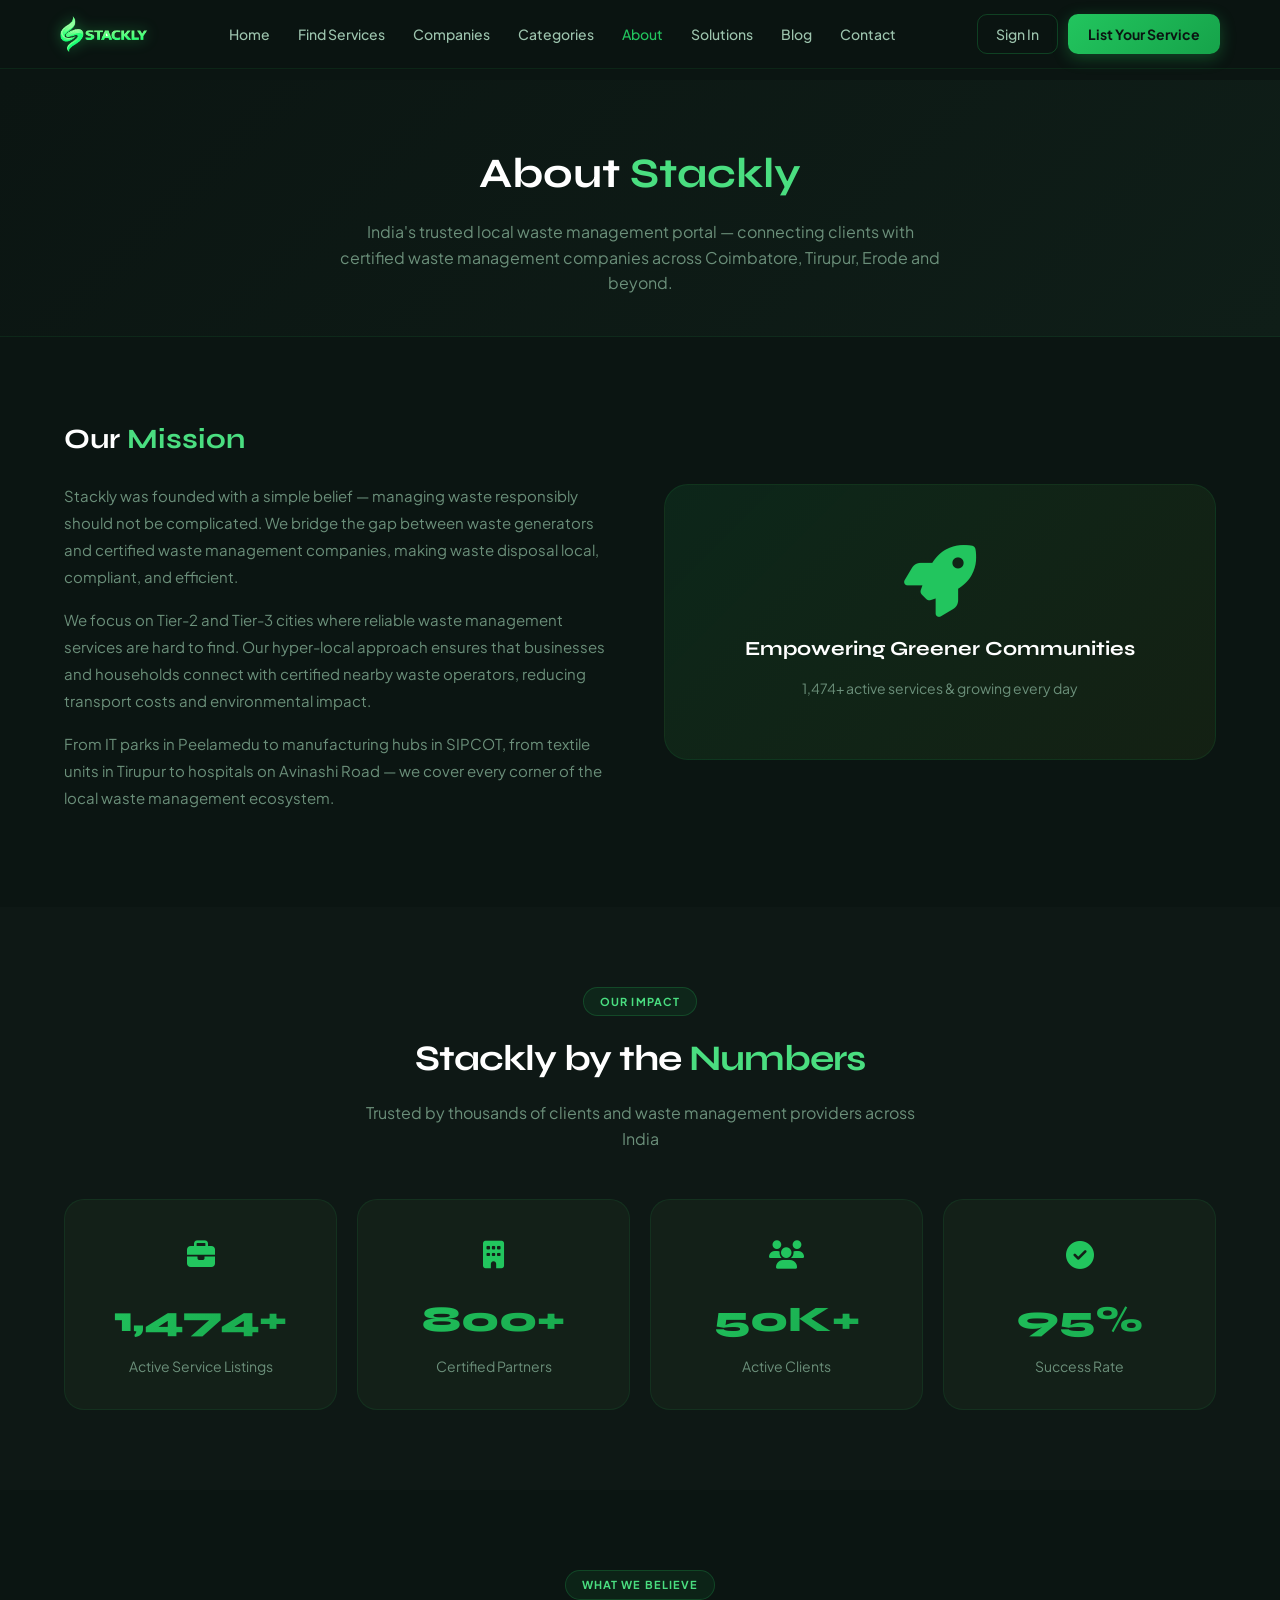
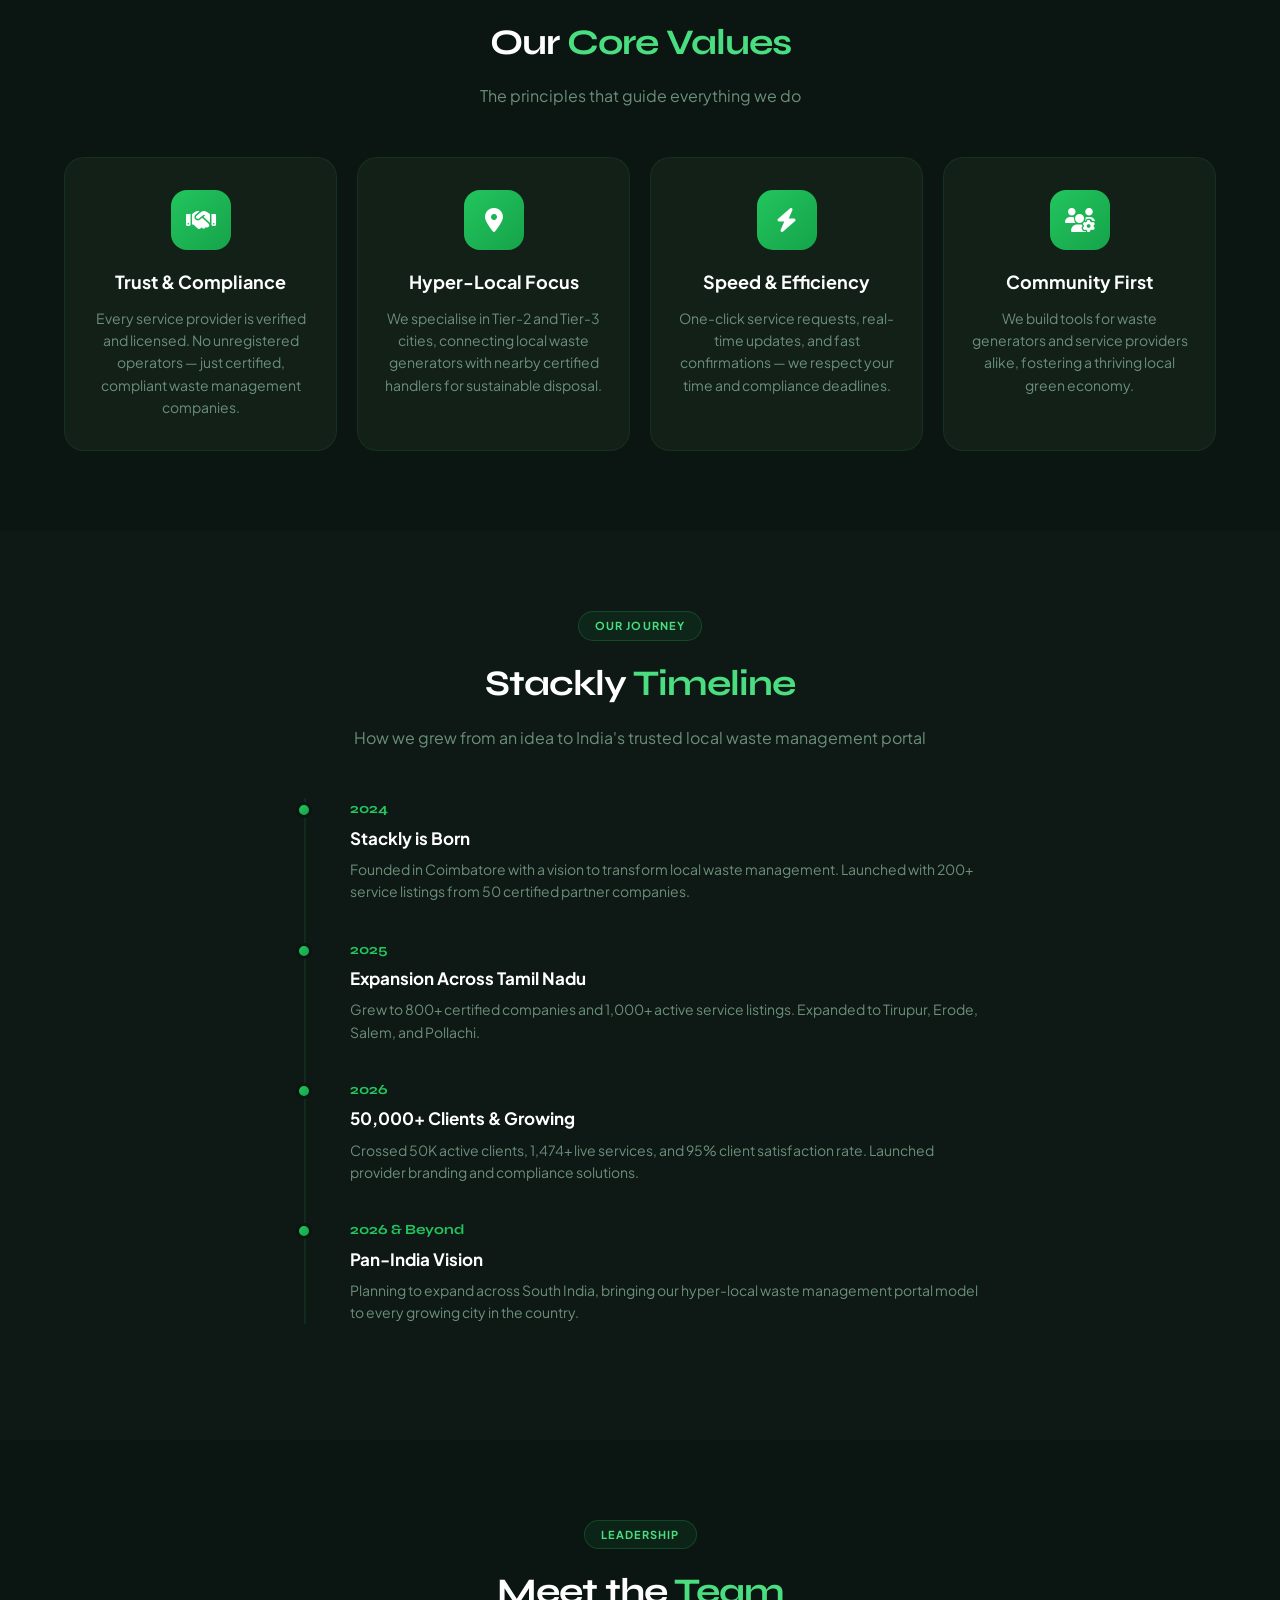
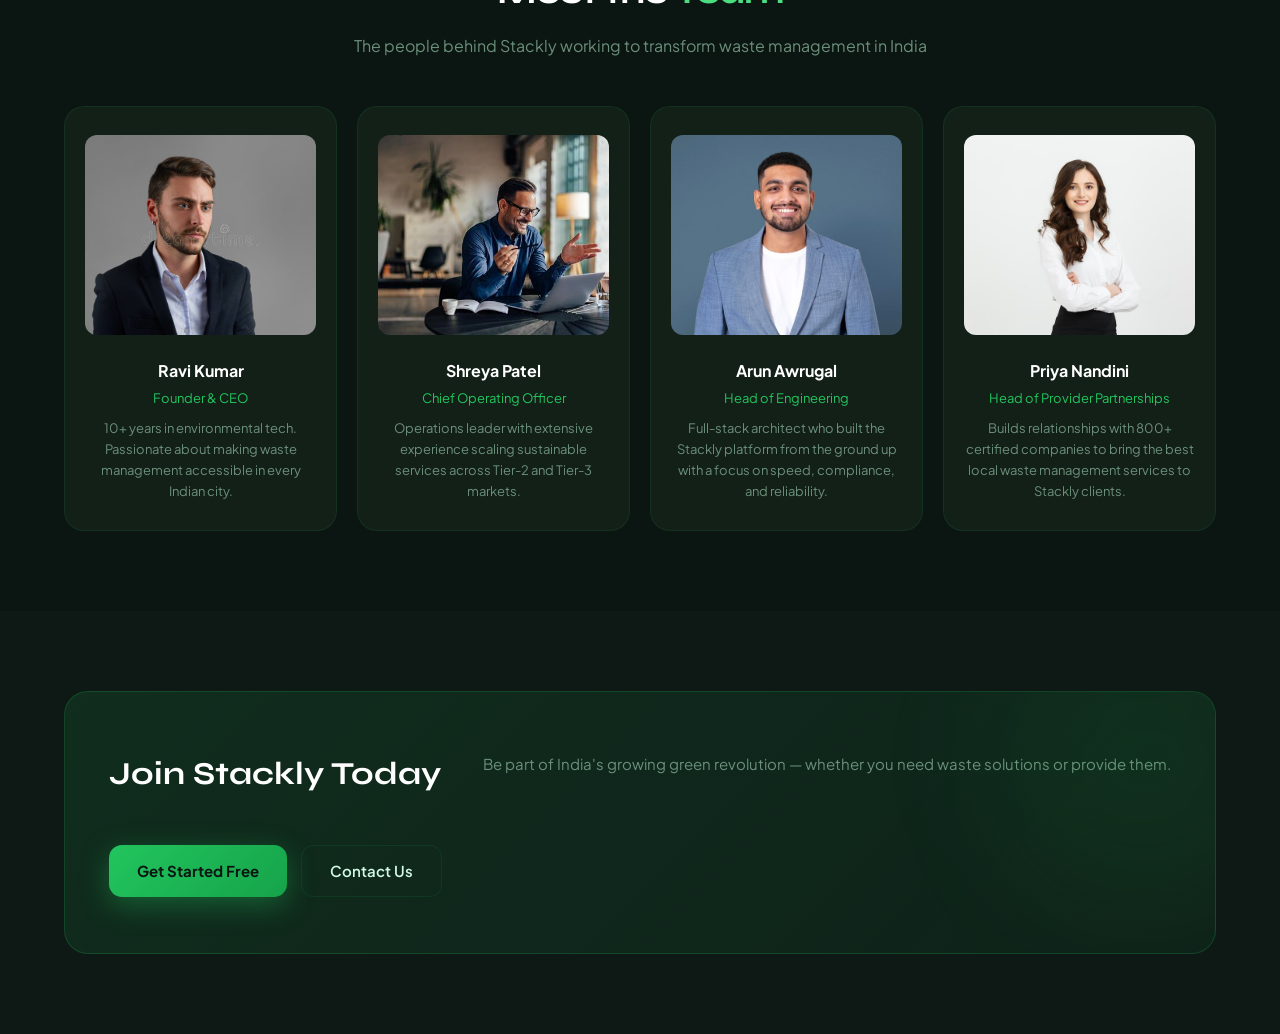
<file: about.html>
<!DOCTYPE html>
<html lang="en">
<head>
  <meta charset="UTF-8" />
  <meta name="viewport" content="width=device-width, initial-scale=1.0" />
  <title>About Stackly | India's Growing Waste Management Portal</title>
  <meta name="description" content="Learn about Stackly — India's trusted local waste management portal connecting clients with certified waste management companies across Coimbatore, Tirupur, Erode and beyond." />
  <link rel="stylesheet" href="assets/css/style.css" />
  <link href="https://fonts.googleapis.com/css2?family=Plus+Jakarta+Sans:wght@300;400;500;600;700;800;900&family=Syne:wght@700;800;900&display=swap" rel="stylesheet" />
  <link rel="stylesheet" href="https://cdnjs.cloudflare.com/ajax/libs/font-awesome/6.5.0/css/all.min.css" />
  <style>
    .page-wrapper { padding-top: 80px; min-height: 100vh; }
    .page-hero { background: linear-gradient(135deg, var(--dark) 0%, var(--dark2) 100%); padding: 60px 0 40px; border-bottom: 1px solid var(--border); text-align: center; }
    .page-hero h1 { font-family: 'Syne', sans-serif; font-size: clamp(28px,5vw,42px); font-weight: 700; color: #fff; margin-bottom: 12px; }
    .page-hero p { color: var(--text-muted); font-size: 16px; max-width: 600px; margin: 0 auto; }

    .section-pad { padding: 80px 0; }
    .section-header { text-align: center; margin-bottom: 48px; }
    .section-header h2 { font-family: 'Syne', sans-serif; font-size: clamp(26px,4vw,36px); font-weight: 700; color: #fff; margin-bottom: 12px; }
    .section-header p { color: var(--text-muted); font-size: 16px; max-width: 580px; margin: 0 auto; }

    .mission-grid { display: grid; grid-template-columns: 1fr 1fr; gap: 48px; align-items: center; }
    @media(max-width:768px){ .mission-grid { grid-template-columns: 1fr; gap: 28px; } }
    .mission-text h3 { font-family: 'Syne', sans-serif; font-size: 28px; font-weight: 700; color: #fff; margin-bottom: 20px; }
    .mission-text p { color: var(--text-muted); font-size: 15px; line-height: 1.8; margin-bottom: 16px; }
    .mission-image { background: var(--gradient-soft); border: 1px solid var(--border); border-radius: 24px; padding: 60px 40px; text-align: center; }
    .mission-image i { font-size: 72px; color: var(--primary); margin-bottom: 16px; }
    .mission-image h4 { font-family: 'Syne', sans-serif; font-size: 20px; color: #fff; }

    .alt-bg { background: rgba(255,255,255,0.01); }

    .stats-grid-big { display: grid; grid-template-columns: repeat(4, 1fr); gap: 20px; }
    @media(max-width:768px){ .stats-grid-big { grid-template-columns: repeat(2, 1fr); } }
    @media(max-width:480px){ .stats-grid-big { grid-template-columns: 1fr; } }
    .stat-big-card { background: var(--card-bg); border: 1px solid var(--border); border-radius: 20px; padding: 32px 20px; text-align: center; transition: all 0.3s; }
    .stat-big-card:hover { border-color: var(--primary); transform: translateY(-4px); }
    .stat-big-num { font-family: 'Syne', sans-serif; font-size: 36px; font-weight: 800; background: var(--gradient); -webkit-background-clip: text; -webkit-text-fill-color: transparent; background-clip: text; }
    .stat-big-label { font-size: 14px; color: var(--text-muted); margin-top: 6px; }
    .stat-big-icon { font-size: 28px; color: var(--primary); margin-bottom: 14px; }

    .values-grid { display: grid; grid-template-columns: repeat(auto-fill, minmax(250px, 1fr)); gap: 20px; }
    .value-card { background: var(--card-bg); border: 1px solid var(--border); border-radius: 20px; padding: 32px 24px; text-align: center; transition: all 0.3s; }
    .value-card:hover { border-color: var(--primary-light); transform: translateY(-4px); }
    .value-icon { width: 60px; height: 60px; border-radius: 16px; background: var(--gradient); margin: 0 auto 18px; display: flex; align-items: center; justify-content: center; font-size: 24px; color: #fff; }
    .value-card h4 { font-size: 18px; font-weight: 700; color: #fff; margin-bottom: 10px; }
    .value-card p { font-size: 14px; color: var(--text-muted); line-height: 1.6; }

    .timeline { position: relative; max-width: 700px; margin: 0 auto; padding-left: 40px; }
    .timeline::before { content: ''; position: absolute; left: 14px; top: 0; bottom: 0; width: 2px; background: var(--border); }
    .tl-item { position: relative; margin-bottom: 36px; padding-left: 20px; }
    .tl-dot { position: absolute; left: -34px; top: 4px; width: 16px; height: 16px; border-radius: 50%; background: var(--gradient); border: 3px solid var(--dark); }
    .tl-year { font-family: 'Syne', sans-serif; font-size: 14px; font-weight: 700; color: var(--primary); margin-bottom: 4px; }
    .tl-item h4 { font-size: 17px; font-weight: 700; color: #fff; margin-bottom: 6px; }
    .tl-item p { font-size: 14px; color: var(--text-muted); line-height: 1.6; }

    .team-grid { display: grid; grid-template-columns: repeat(auto-fill, minmax(220px, 1fr)); gap: 20px; }
    .team-card { background: var(--card-bg); border: 1px solid var(--border); border-radius: 20px; padding: 28px 20px; text-align: center; transition: all 0.3s; }
    .team-card:hover { border-color: rgba(34,197,94,0.4); transform: translateY(-4px); }
    .team-avatar { width: 72px; height: 72px; border-radius: 50%; background: var(--gradient); margin: 0 auto 16px; display: flex; align-items: center; justify-content: center; font-size: 28px; color: #fff; font-weight: 700; font-family: 'Syne', sans-serif; }
    .team-card h4 { font-size: 16px; font-weight: 700; color: #fff; margin-bottom: 4px; }
    .team-card .team-role { font-size: 13px; color: var(--primary); margin-bottom: 10px; }
    .team-card p { font-size: 13px; color: var(--text-muted); line-height: 1.6; }
    @media (max-width: 768px) {
      .team-grid { grid-template-columns: repeat(auto-fill, minmax(200px, 1fr)); gap: 16px; }
      .team-card { padding: 20px 16px; }
      .team-card img { height: 160px; }
    }
    @media (max-width: 640px) {
      .team-grid { grid-template-columns: 1fr; gap: 12px; }
      .team-card { padding: 16px 12px; }
      .team-card img { height: 150px; }
      .team-card h4 { font-size: 15px; }
      .team-role { font-size: 12px; }
      .team-card p { font-size: 12px; }
    }
  </style>
</head>
<body>
  <nav class="navbar" id="navbar">
    <div class="nav-container">
      <a href="index.html" class="nav-logo"><img src="assets/images/logo.webp" alt="Stackly" class="nav-logo-img" /></a>
      <ul class="nav-links">
        <li><a href="index.html">Home</a></li>
        <li><a href="jobs.html">Find Services</a></li>
        <li><a href="companies.html">Companies</a></li>
        <li><a href="categories.html">Categories</a></li>
        <li><a href="about.html" style="color:var(--primary)">About</a></li>
        <li><a href="services.html">Solutions</a></li>
        <li><a href="blog.html">Blog</a></li>
        <li><a href="contact.html">Contact</a></li>
      </ul>
      <div class="nav-actions">
        <a href="signin.html" class="btn-outline">Sign In</a>
        <a href="post-job.html" class="btn-primary">List Your Service</a>
      </div>
      <button class="hamburger" onclick="document.getElementById('mobileMenu').classList.add('open'); document.body.style.overflow='hidden';">
        <i class="fa-solid fa-bars"></i>
      </button>
    </div>
  </nav>
  <!-- MOBILE MENU -->
  <div class="mobile-menu" id="mobileMenu">
    <div class="mobile-menu-header">
      <a href="index.html" class="mob-logo"><img src="assets/images/logo.webp" alt="Stackly" /></a>
      <button class="mobile-menu-close" onclick="this.closest('.mobile-menu').classList.remove('open'); document.body.style.overflow='';"><i class="fa-solid fa-xmark"></i></button>
    </div>
    <ul>
      <li><a href="index.html"><i class="fa-solid fa-house"></i> Home</a></li>
      <li><a href="jobs.html"><i class="fa-solid fa-magnifying-glass"></i> Find Services</a></li>
      <li><a href="companies.html"><i class="fa-solid fa-building"></i> Companies</a></li>
      <li><a href="categories.html"><i class="fa-solid fa-layer-group"></i> Categories</a></li>
      <li><a href="about.html"><i class="fa-solid fa-info-circle"></i> About</a></li>
      <li><a href="services.html"><i class="fa-solid fa-recycle"></i> Solutions</a></li>
      <li><a href="blog.html"><i class="fa-solid fa-newspaper"></i> Blog</a></li>
      <li><a href="contact.html"><i class="fa-solid fa-envelope"></i> Contact</a></li>
      <li><a href="index.html#how-it-works"><i class="fa-solid fa-circle-info"></i> How It Works</a></li>
      <li><a href="index.html#testimonials"><i class="fa-solid fa-star"></i> Reviews</a></li>
    </ul>
    <div class="mobile-menu-footer">
      <a href="signin.html" class="mob-signin"><i class="fa-solid fa-right-to-bracket"></i> Sign In</a>
      <a href="register.html" class="mob-signup"><i class="fa-solid fa-user-plus"></i> Sign Up</a>
      <a href="post-job.html" class="mob-post"><i class="fa-solid fa-plus"></i> List Your Service</a>
      <button class="mob-logout" onclick="localStorage.removeItem('stackly_user_name'); window.location.href='index.html';"><i class="fa-solid fa-right-from-bracket"></i> Logout</button>
    </div>
  </div>

  <div class="page-wrapper">
    <!-- SECTION 1: HERO -->
    <div class="page-hero">
      <div class="container">
        <h1>About <span class="accent">Stackly</span></h1>
        <p>India's trusted local waste management portal — connecting clients with certified waste management companies across Coimbatore, Tirupur, Erode and beyond.</p>
      </div>
    </div>

    <!-- SECTION 2: MISSION -->
    <div class="section-pad">
      <div class="container">
        <div class="mission-grid">
          <div class="mission-text">
            <h3>Our <span class="accent">Mission</span></h3>
            <p>Stackly was founded with a simple belief — managing waste responsibly should not be complicated. We bridge the gap between waste generators and certified waste management companies, making waste disposal local, compliant, and efficient.</p>
            <p>We focus on Tier-2 and Tier-3 cities where reliable waste management services are hard to find. Our hyper-local approach ensures that businesses and households connect with certified nearby waste operators, reducing transport costs and environmental impact.</p>
            <p>From IT parks in Peelamedu to manufacturing hubs in SIPCOT, from textile units in Tirupur to hospitals on Avinashi Road — we cover every corner of the local waste management ecosystem.</p>
          </div>
          <div class="mission-image">
            <i class="fa-solid fa-rocket"></i>
            <h4>Empowering Greener Communities</h4>
            <p style="color:var(--text-muted);margin-top:12px;font-size:14px;">1,474+ active services & growing every day</p>
          </div>
        </div>
      </div>
    </div>

    <!-- SECTION 3: STATS -->
    <div class="section-pad alt-bg">
      <div class="container">
        <div class="section-header">
          <div class="section-badge">Our Impact</div>
          <h2>Stackly by the <span class="accent">Numbers</span></h2>
          <p>Trusted by thousands of clients and waste management providers across India</p>
        </div>
        <div class="stats-grid-big">
          <div class="stat-big-card">
            <div class="stat-big-icon"><i class="fa-solid fa-briefcase"></i></div>
            <div class="stat-big-num">1,474+</div>
            <div class="stat-big-label">Active Service Listings</div>
          </div>
          <div class="stat-big-card">
            <div class="stat-big-icon"><i class="fa-solid fa-building"></i></div>
            <div class="stat-big-num">800+</div>
            <div class="stat-big-label">Certified Partners</div>
          </div>
          <div class="stat-big-card">
            <div class="stat-big-icon"><i class="fa-solid fa-users"></i></div>
            <div class="stat-big-num">50K+</div>
            <div class="stat-big-label">Active Clients</div>
          </div>
          <div class="stat-big-card">
            <div class="stat-big-icon"><i class="fa-solid fa-check-circle"></i></div>
            <div class="stat-big-num">95%</div>
            <div class="stat-big-label">Success Rate</div>
          </div>
        </div>
      </div>
    </div>

    <!-- SECTION 4: VALUES -->
    <div class="section-pad">
      <div class="container">
        <div class="section-header">
          <div class="section-badge">What We Believe</div>
          <h2>Our <span class="accent">Core Values</span></h2>
          <p>The principles that guide everything we do</p>
        </div>
        <div class="values-grid">
          <div class="value-card">
            <div class="value-icon"><i class="fa-solid fa-handshake"></i></div>
            <h4>Trust & Compliance</h4>
            <p>Every service provider is verified and licensed. No unregistered operators — just certified, compliant waste management companies.</p>
          </div>
          <div class="value-card">
            <div class="value-icon"><i class="fa-solid fa-location-dot"></i></div>
            <h4>Hyper-Local Focus</h4>
            <p>We specialise in Tier-2 and Tier-3 cities, connecting local waste generators with nearby certified handlers for sustainable disposal.</p>
          </div>
          <div class="value-card">
            <div class="value-icon"><i class="fa-solid fa-bolt"></i></div>
            <h4>Speed & Efficiency</h4>
            <p>One-click service requests, real-time updates, and fast confirmations — we respect your time and compliance deadlines.</p>
          </div>
          <div class="value-card">
            <div class="value-icon"><i class="fa-solid fa-users-gear"></i></div>
            <h4>Community First</h4>
            <p>We build tools for waste generators and service providers alike, fostering a thriving local green economy.</p>
          </div>
        </div>
      </div>
    </div>

    <!-- SECTION 5: TIMELINE -->
    <div class="section-pad alt-bg">
      <div class="container">
        <div class="section-header">
          <div class="section-badge">Our Journey</div>
          <h2>Stackly <span class="accent">Timeline</span></h2>
          <p>How we grew from an idea to India's trusted local waste management portal</p>
        </div>
        <div class="timeline">
          <div class="tl-item">
            <div class="tl-dot"></div>
            <div class="tl-year">2024</div>
            <h4>Stackly is Born</h4>
            <p>Founded in Coimbatore with a vision to transform local waste management. Launched with 200+ service listings from 50 certified partner companies.</p>
          </div>
          <div class="tl-item">
            <div class="tl-dot"></div>
            <div class="tl-year">2025</div>
            <h4>Expansion Across Tamil Nadu</h4>
            <p>Grew to 800+ certified companies and 1,000+ active service listings. Expanded to Tirupur, Erode, Salem, and Pollachi.</p>
          </div>
          <div class="tl-item">
            <div class="tl-dot"></div>
            <div class="tl-year">2026</div>
            <h4>50,000+ Clients & Growing</h4>
            <p>Crossed 50K active clients, 1,474+ live services, and 95% client satisfaction rate. Launched provider branding and compliance solutions.</p>
          </div>
          <div class="tl-item">
            <div class="tl-dot"></div>
            <div class="tl-year">2026 & Beyond</div>
            <h4>Pan-India Vision</h4>
            <p>Planning to expand across South India, bringing our hyper-local waste management portal model to every growing city in the country.</p>
          </div>
        </div>
      </div>
    </div>

    <!-- SECTION 6: TEAM -->
    <div class="section-pad">
      <div class="container">
        <div class="section-header">
          <div class="section-badge">Leadership</div>
          <h2>Meet the <span class="accent">Team</span></h2>
          <p>The people behind Stackly working to transform waste management in India</p>
        </div>
        <div class="team-grid">
          <div class="team-card">
            <img src="assets/images/priya-lakshmi.jpg" alt="Ravi Kumar" style="width:100%;height:200px;object-fit:cover;border-radius:12px;margin-bottom:16px;" />
            <h4>Ravi Kumar</h4>
            <div class="team-role">Founder & CEO</div>
            <p>10+ years in environmental tech. Passionate about making waste management accessible in every Indian city.</p>
          </div>
          <div class="team-card">
            <img src="assets/images/priya-lakshmi-client.jpg" alt="Shreya Patel" style="width:100%;height:200px;object-fit:cover;border-radius:12px;margin-bottom:16px;" />
            <h4>Shreya Patel</h4>
            <div class="team-role">Chief Operating Officer</div>
            <p>Operations leader with extensive experience scaling sustainable services across Tier-2 and Tier-3 markets.</p>
          </div>
          <div class="team-card">
            <img src="assets/images/arun-awrugal-about.jpg" alt="Arun Awrugal" style="width:100%;height:200px;object-fit:cover;border-radius:12px;margin-bottom:16px;" />
            <h4>Arun Awrugal</h4>
            <div class="team-role">Head of Engineering</div>
            <p>Full-stack architect who built the Stackly platform from the ground up with a focus on speed, compliance, and reliability.</p>
          </div>
          <div class="team-card">
            <img src="assets/images/ravi-kumar-about.jpg" alt="Priya Nandini" style="width:100%;height:200px;object-fit:cover;border-radius:12px;margin-bottom:16px;" />
            <h4>Priya Nandini</h4>
            <div class="team-role">Head of Provider Partnerships</div>
            <p>Builds relationships with 800+ certified companies to bring the best local waste management services to Stackly clients.</p>
          </div>
        </div>
      </div>
    </div>

    <!-- CTA -->
    <div class="section-pad alt-bg">
      <div class="container">
        <div class="cta-box" style="background:linear-gradient(135deg,rgba(34,197,94,0.12),rgba(34,197,94,0.06));border:1px solid rgba(34,197,94,0.2);border-radius:24px;padding:56px 44px;text-align:center;">
          <h2 style="font-family:'Syne',sans-serif;font-size:clamp(22px,3.5vw,32px);font-weight:700;color:#fff;margin-bottom:10px;">Join Stackly Today</h2>
          <p style="color:var(--text-muted);font-size:15px;margin-bottom:28px;">Be part of India's growing green revolution — whether you need waste solutions or provide them.</p>
          <div style="display:flex;gap:14px;justify-content:center;flex-wrap:wrap;">
            <a href="register.html" class="btn-primary-lg">Get Started Free</a>
            <a href="contact.html" class="btn-outline-lg" style="border-color:var(--border);color:var(--text);">Contact Us</a>
          </div>
        </div>
      </div>
    </div>
  </div>

  <script>
    (function() {
      const name = localStorage.getItem('stackly_user_name');
      const signin = document.querySelector('.nav-actions a[href="signin.html"]');
      const mobSignin = document.querySelector('.mob-signin');
      const mobSignup = document.querySelector('.mob-signup');
      const mobLogout = document.querySelector('.mob-logout');
      if (name) {
        if (signin) { signin.textContent = 'Hi, ' + name; signin.href = 'welcome.html'; }
        if (mobSignin) mobSignin.style.display = 'none';
        if (mobSignup) mobSignup.style.display = 'none';
      } else if (mobLogout) { mobLogout.style.display = 'none'; }
    })();
    window.addEventListener('scroll', function() {
      document.getElementById('navbar').classList.toggle('scrolled', window.scrollY > 40);
    });
  </script>
</body>
</html>
</file>
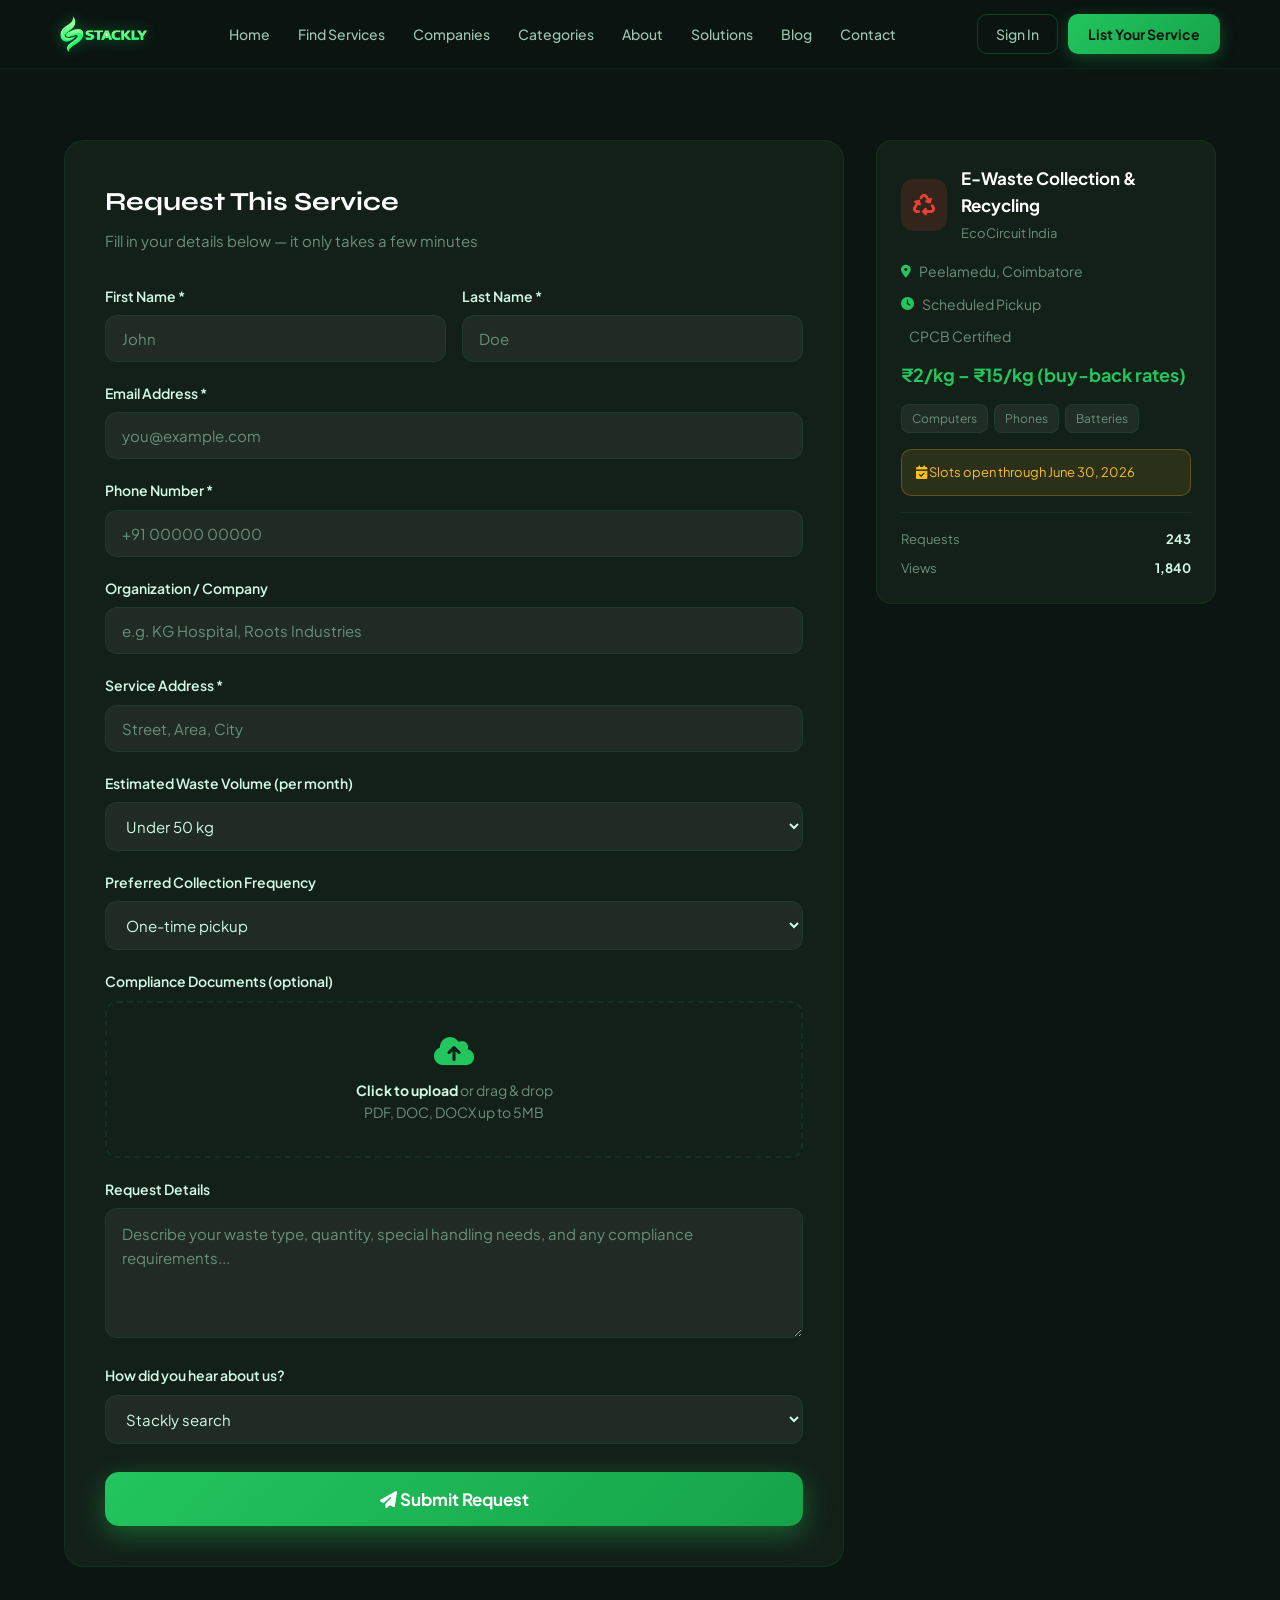
<file: apply.html>
<!DOCTYPE html>
<html lang="en">
<head>
  <meta charset="UTF-8" />
  <meta name="viewport" content="width=device-width, initial-scale=1.0" />
  <title>Request Service: Job | Stackly</title>
  <link rel="stylesheet" href="assets/css/style.css" />
  <link href="https://fonts.googleapis.com/css2?family=Plus+Jakarta+Sans:wght@300;400;500;600;700;800;900&family=Syne:wght@700;800;900&display=swap" rel="stylesheet" />
  <link rel="stylesheet" href="https://cdnjs.cloudflare.com/ajax/libs/font-awesome/6.5.0/css/all.min.css" />
  <style>
    .page-wrapper { padding-top: 80px; min-height: 100vh; }
    .apply-section { padding: 60px 0 80px; }
    .apply-layout { display: grid; grid-template-columns: 1fr 340px; gap: 32px; align-items: start; }
    @media(max-width:900px){ .apply-layout { grid-template-columns: 1fr; } }

    .apply-card { background: var(--card-bg); border: 1px solid var(--border); border-radius: 20px; padding: 40px; }
    .apply-card h2 { font-family: 'Syne', sans-serif; font-size: 26px; font-weight: 700; color: #fff; margin-bottom: 6px; }
    .apply-card .sub { color: var(--text-muted); margin-bottom: 32px; font-size: 15px; }

    .form-group { margin-bottom: 20px; }
    .form-group label { display: block; font-size: 14px; font-weight: 600; color: var(--text); margin-bottom: 8px; }
    .form-group input, .form-group select, .form-group textarea {
      width: 100%; padding: 13px 16px;
      background: rgba(255,255,255,0.05); border: 1px solid var(--border);
      border-radius: 12px; color: var(--text); font-size: 15px;
      font-family: 'Plus Jakarta Sans', sans-serif; outline: none; transition: border-color 0.2s;
    }
    .form-group input:focus, .form-group select:focus, .form-group textarea:focus { border-color: var(--primary); background: rgba(34,197,94,0.06); }
    .form-group input::placeholder, .form-group textarea::placeholder { color: var(--text-muted); }
    .form-group select option { background: #0f1e18; }
    .form-group textarea { min-height: 130px; resize: vertical; line-height: 1.6; }

    .form-grid-2 { display: grid; grid-template-columns: 1fr 1fr; gap: 16px; }
    @media(max-width:600px){ .form-grid-2 { grid-template-columns: 1fr; } }

    .upload-area { border: 2px dashed var(--border); border-radius: 12px; padding: 32px; text-align: center; cursor: pointer; transition: border-color 0.2s; }
    .upload-area:hover { border-color: var(--primary); }
    .upload-area i { font-size: 32px; color: var(--primary); margin-bottom: 12px; }
    .upload-area p { color: var(--text-muted); font-size: 14px; }
    .upload-area strong { color: var(--text); }

    .btn-submit { width: 100%; padding: 16px; background: var(--gradient); border: none; border-radius: 14px; color: #fff; font-size: 17px; font-weight: 700; font-family: 'Plus Jakarta Sans', sans-serif; cursor: pointer; box-shadow: 0 8px 28px rgba(34,197,94,0.4); transition: all 0.2s; margin-top: 8px; }
    .btn-submit:hover { opacity: 0.9; transform: translateY(-2px); }

    .job-summary-card { background: var(--card-bg); border: 1px solid var(--border); border-radius: 16px; padding: 24px; position: sticky; top: 90px; }
    .js-top { display: flex; align-items: center; gap: 14px; margin-bottom: 16px; }
    .js-logo { width: 52px; height: 52px; border-radius: 12px; background: rgba(234,67,53,0.15); color: #EA4335; display: flex; align-items: center; justify-content: center; font-size: 22px; }
    .js-info h4 { font-size: 17px; font-weight: 700; color: #fff; margin-bottom: 4px; }
    .js-info p { color: var(--text-muted); font-size: 13px; }
    .js-detail { display: flex; align-items: center; gap: 8px; font-size: 14px; color: var(--text-muted); margin-bottom: 10px; }
    .js-detail i { color: var(--primary); font-size: 13px; }
    .js-salary { font-size: 18px; font-weight: 700; color: var(--primary); margin: 14px 0; }
    .js-tags { display: flex; gap: 6px; flex-wrap: wrap; margin-bottom: 16px; }
    .js-tags span { padding: 4px 10px; background: rgba(255,255,255,0.06); border: 1px solid var(--border); border-radius: 8px; font-size: 12px; color: var(--text-muted); }
    .deadline-notice { background: rgba(251,191,36,0.1); border: 1px solid rgba(251,191,36,0.25); border-radius: 10px; padding: 12px 14px; font-size: 13px; color: #FBbf24; }
  </style>
</head>
<body>
  <nav class="navbar" id="navbar">
    <div class="nav-container">
      <a href="index.html" class="nav-logo"><img src="assets/images/logo.webp" alt="Stackly" class="nav-logo-img" /></a>
      <ul class="nav-links">
        <li><a href="index.html">Home</a></li>
        <li><a href="jobs.html">Find Services</a></li>
        <li><a href="companies.html">Companies</a></li>
        <li><a href="categories.html">Categories</a></li>
        <li><a href="about.html">About</a></li>
        <li><a href="services.html">Solutions</a></li>
        <li><a href="blog.html">Blog</a></li>
        <li><a href="contact.html">Contact</a></li>
      </ul>
      <div class="nav-actions">
        <a href="signin.html" class="btn-outline">Sign In</a>
        <a href="post-job.html" class="btn-primary">List Your Service</a>
      </div>
      <button class="hamburger" onclick="document.getElementById('mobileMenu').classList.add('open'); document.body.style.overflow='hidden';">
        <i class="fa-solid fa-bars"></i>
      </button>
    </div>
  </nav>
  <!-- MOBILE MENU -->
  <div class="mobile-menu" id="mobileMenu">
    <div class="mobile-menu-header">
      <a href="index.html" class="mob-logo">
        <img src="assets/images/logo.webp" alt="Stackly" />
      </a>
      <button class="mobile-menu-close" onclick="this.closest('.mobile-menu').classList.remove('open'); document.body.style.overflow='';">
        <i class="fa-solid fa-xmark"></i>
      </button>
    </div>
    <ul>
      <li><a href="index.html"><i class="fa-solid fa-house"></i> Home</a></li>
      <li><a href="jobs.html"><i class="fa-solid fa-magnifying-glass"></i> Find Services</a></li>
      <li><a href="companies.html"><i class="fa-solid fa-building"></i> Companies</a></li>
      <li><a href="categories.html"><i class="fa-solid fa-layer-group"></i> Categories</a></li>
      <li><a href="about.html"><i class="fa-solid fa-info-circle"></i> About</a></li>
      <li><a href="services.html"><i class="fa-solid fa-recycle"></i> Solutions</a></li>
      <li><a href="blog.html"><i class="fa-solid fa-newspaper"></i> Blog</a></li>
      <li><a href="contact.html"><i class="fa-solid fa-envelope"></i> Contact</a></li>
      <li><a href="index.html#how-it-works"><i class="fa-solid fa-circle-info"></i> How It Works</a></li>
      <li><a href="index.html#testimonials"><i class="fa-solid fa-star"></i> Reviews</a></li>
    </ul>
        <div class="mobile-menu-footer">
      <a href="signin.html" class="mob-signin"><i class="fa-solid fa-right-to-bracket"></i> Sign In</a>
      <a href="register.html" class="mob-signup"><i class="fa-solid fa-user-plus"></i> Sign Up</a>
      <a href="post-job.html" class="mob-post"><i class="fa-solid fa-plus"></i> List Your Service</a>
      <button class="mob-logout" onclick="localStorage.removeItem('stackly_user_name'); window.location.href='index.html';"><i class="fa-solid fa-right-from-bracket"></i> Logout</button>
    </div>
  </div>

  <div class="page-wrapper">
    <div class="apply-section">
      <div class="container">
        <div class="apply-layout">
          <div class="apply-card">
            <h2>Request This Service</h2>
            <p class="sub">Fill in your details below — it only takes a few minutes</p>

            <div class="form-grid-2">
              <div class="form-group"><label>First Name *</label><input type="text" placeholder="John" /></div>
              <div class="form-group"><label>Last Name *</label><input type="text" placeholder="Doe" /></div>
            </div>
            <div class="form-group"><label>Email Address *</label><input type="email" placeholder="you@example.com" /></div>
            <div class="form-group"><label>Phone Number *</label><input type="tel" placeholder="+91 00000 00000" /></div>
            <div class="form-group"><label>Organization / Company</label><input type="text" placeholder="e.g. KG Hospital, Roots Industries" /></div>

            <div class="form-group">
              <label>Service Address *</label>
              <input type="text" placeholder="Street, Area, City" />
            </div>

            <div class="form-group">
              <label>Estimated Waste Volume (per month)</label>
              <select>
                <option>Under 50 kg</option><option>50–200 kg</option><option>200–500 kg</option>
                <option>500 kg – 1 tonne</option><option>1–5 tonnes</option><option>5+ tonnes</option>
              </select>
            </div>

            <div class="form-group">
              <label>Preferred Collection Frequency</label>
              <select>
                <option>One-time pickup</option><option>Weekly</option><option>Bi-weekly</option>
                <option>Monthly</option><option>Daily</option><option>On-demand</option>
              </select>
            </div>

            <div class="form-group">
              <label>Compliance Documents (optional)</label>
              <div class="upload-area" onclick="document.getElementById('resumeFile').click()">
                <i class="fa-solid fa-cloud-arrow-up"></i>
                <p><strong>Click to upload</strong> or drag & drop</p>
                <p>PDF, DOC, DOCX up to 5MB</p>
              </div>
              <input type="file" id="resumeFile" style="display:none" accept=".pdf,.doc,.docx" onchange="showFileName(this)" />
              <p id="fileName" style="margin-top:8px;font-size:13px;color:var(--primary);"></p>
            </div>

            <div class="form-group">
              <label>Request Details</label>
              <textarea placeholder="Describe your waste type, quantity, special handling needs, and any compliance requirements..."></textarea>
            </div>

            <div class="form-group">
              <label>How did you hear about us?</label>
              <select>
                <option>Stackly search</option><option>LinkedIn</option><option>Friend referral</option>
                <option>Company website</option><option>Social media</option><option>Other</option>
              </select>
            </div>

            <button class="btn-submit" onclick="handleApply()">
              <i class="fa-solid fa-paper-plane"></i> Submit Request
            </button>
          </div>

          <aside>
            <div class="job-summary-card">
              <div class="js-top">
                <div class="js-logo"><i class="fa-solid fa-recycle"></i></div>
                <div class="js-info"><h4>E-Waste Collection & Recycling</h4><p>EcoCircuit India</p></div>
              </div>
              <div class="js-detail"><i class="fa-solid fa-location-dot"></i> Peelamedu, Coimbatore</div>
              <div class="js-detail"><i class="fa-solid fa-clock"></i> Scheduled Pickup</div>
              <div class="js-detail"><i class="fa-solid fa-shield-check"></i> CPCB Certified</div>
              <div class="js-salary">₹2/kg – ₹15/kg (buy-back rates)</div>
              <div class="js-tags"><span>Computers</span><span>Phones</span><span>Batteries</span></div>
              <div class="deadline-notice"><i class="fa-solid fa-calendar-check"></i> Slots open through June 30, 2026</div>
              <div style="margin-top:16px;padding-top:16px;border-top:1px solid var(--border);font-size:13px;color:var(--text-muted)">
                <div style="display:flex;justify-content:space-between;margin-bottom:8px"><span>Requests</span><strong style="color:var(--text)">243</strong></div>
                <div style="display:flex;justify-content:space-between"><span>Views</span><strong style="color:var(--text)">1,840</strong></div>
              </div>
            </div>
          </aside>
        </div>
      </div>
    </div>
  </div>

  <script>
    (function() {
      const name = localStorage.getItem('stackly_user_name');
      const signin = document.querySelector('.nav-actions a[href="signin.html"]');
      const mobSignin = document.querySelector('.mob-signin');
      const mobSignup = document.querySelector('.mob-signup');
      const mobLogout = document.querySelector('.mob-logout');
      if (name) {
        if (signin) { signin.textContent = 'Hi, ' + name; signin.href = 'welcome.html'; }
        if (mobSignin) mobSignin.style.display = 'none';
        if (mobSignup) mobSignup.style.display = 'none';
      } else if (mobLogout) {
        mobLogout.style.display = 'none';
      }
    })();

    window.addEventListener('scroll', function() {
      document.getElementById('navbar').classList.toggle('scrolled', window.scrollY > 40);
    });
    function showFileName(input) {
      if (input.files[0]) document.getElementById('fileName').textContent = '✓ ' + input.files[0].name;
    }
    function handleApply() {
      alert('Request submitted successfully! Our team will contact you within 5–7 business days.');
      window.location.href = 'jobs.html';
    }
  </script>
</body>
</html>
</file>
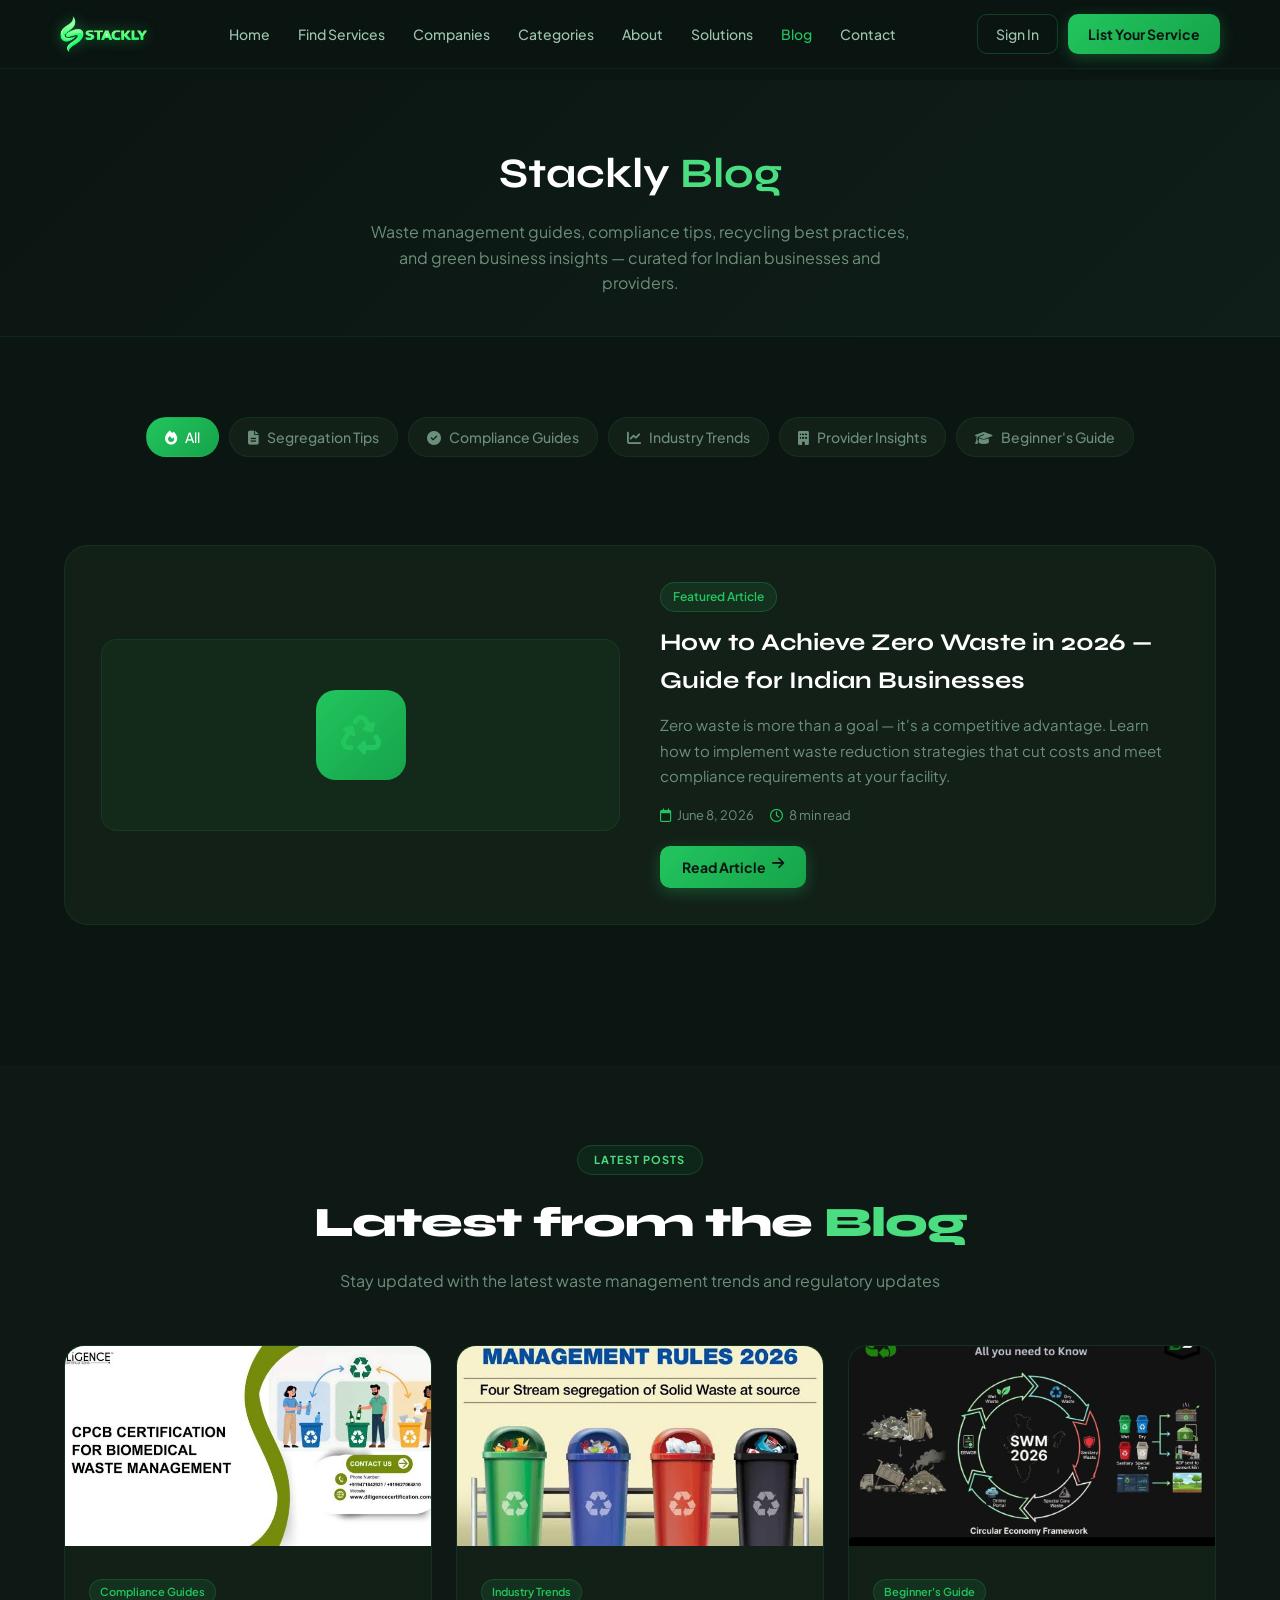
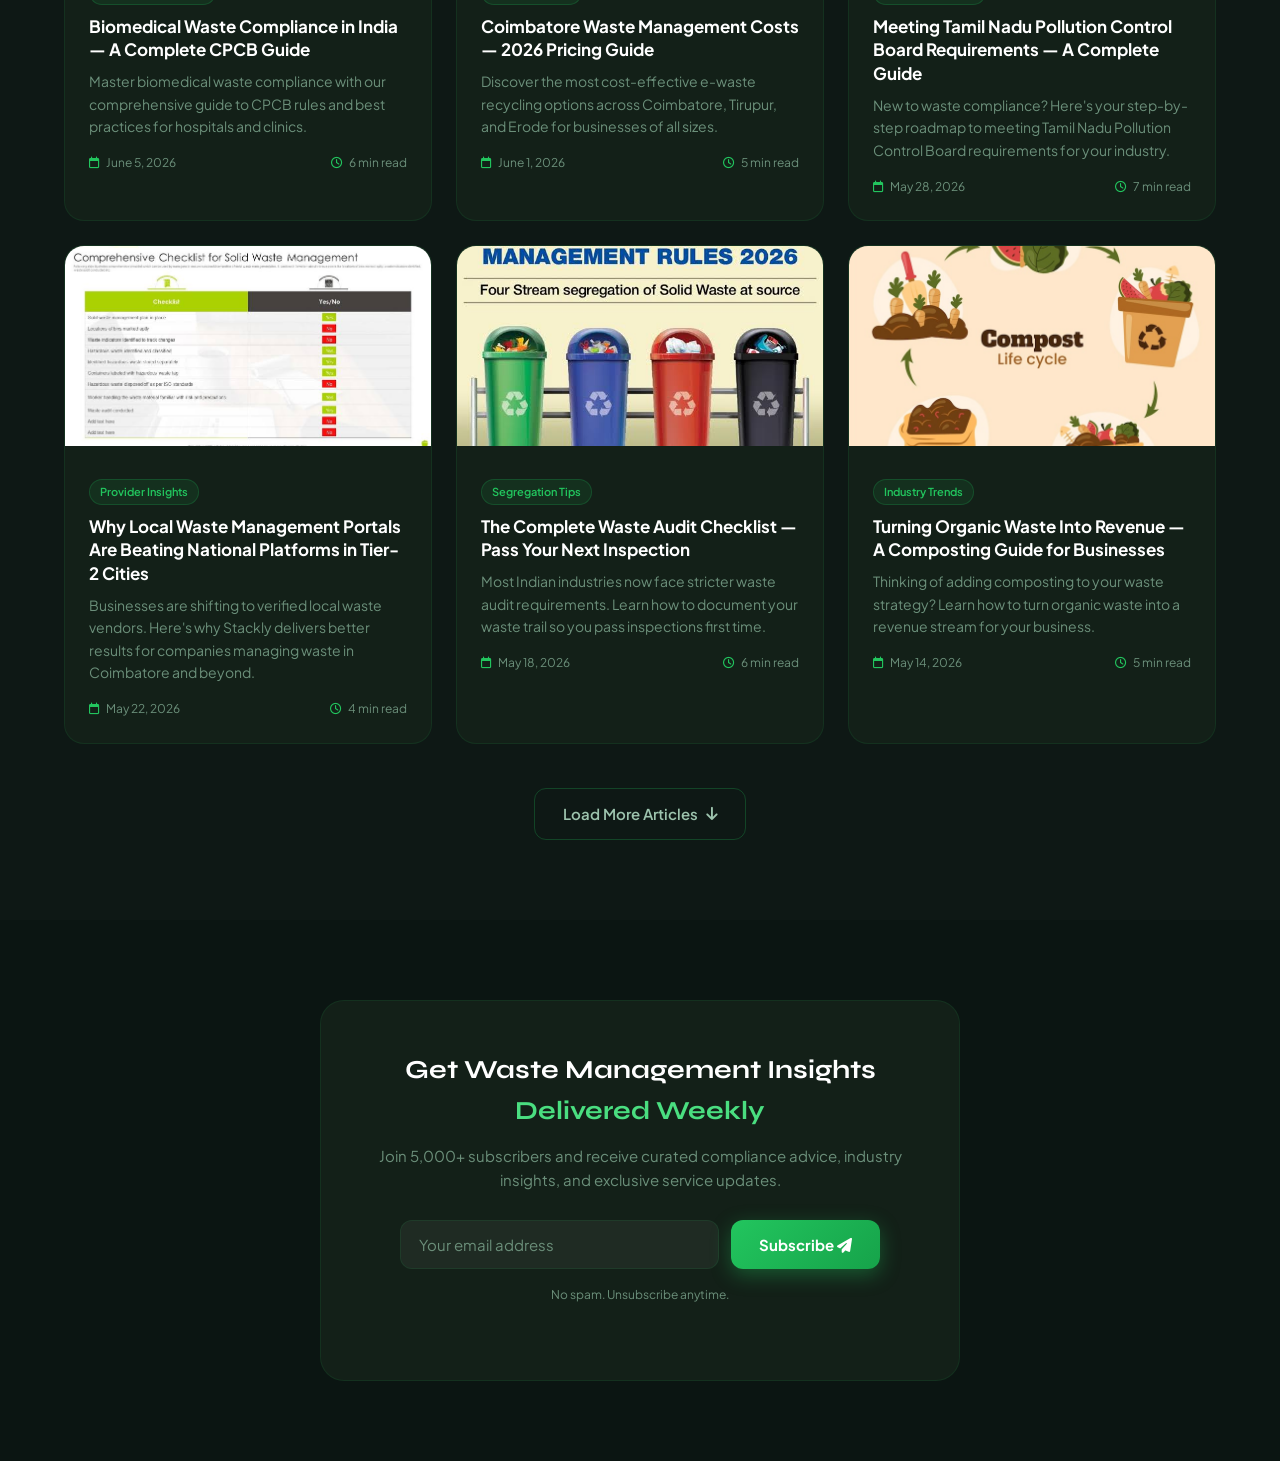
<file: blog.html>
<!DOCTYPE html>
<html lang="en">
<head>
  <meta charset="UTF-8" />
  <meta name="viewport" content="width=device-width, initial-scale=1.0" />
  <title>Stackly Blog | Waste Management Tips & Insights</title>
  <meta name="description" content="Expert waste management advice, compliance guides, recycling tips, and industry insights from Stackly — India's trusted local waste management portal." />
  <link rel="stylesheet" href="assets/css/style.css" />
  <link href="https://fonts.googleapis.com/css2?family=Plus+Jakarta+Sans:wght@300;400;500;600;700;800;900&family=Syne:wght@700;800;900&display=swap" rel="stylesheet" />
  <link rel="stylesheet" href="https://cdnjs.cloudflare.com/ajax/libs/font-awesome/6.5.0/css/all.min.css" />
  <style>
    .page-wrapper { padding-top: 80px; min-height: 100vh; }
    .page-hero { background: linear-gradient(135deg, var(--dark) 0%, var(--dark2) 100%); padding: 60px 0 40px; border-bottom: 1px solid var(--border); text-align: center; }
    .page-hero h1 { font-family: 'Syne', sans-serif; font-size: clamp(28px,5vw,42px); font-weight: 700; color: #fff; margin-bottom: 12px; }
    .page-hero p { color: var(--text-muted); font-size: 16px; max-width: 560px; margin: 0 auto; }

    .section-pad { padding: 80px 0; }
    .alt-bg { background: rgba(255,255,255,0.01); }

    .featured-article { display: grid; grid-template-columns: 1fr 1fr; gap: 40px; align-items: center; background: var(--card-bg); border: 1px solid var(--border); border-radius: 24px; padding: 36px; margin-bottom: 60px; }
    @media(max-width:768px){ .featured-article { grid-template-columns: 1fr; padding: 24px; } }
    .fa-image { background: var(--gradient-soft); border: 1px solid var(--border); border-radius: 16px; padding: 50px 30px; text-align: center; }
    .fa-image i { font-size: 56px; color: var(--primary); }
    .fa-content .fa-tag { display: inline-block; padding: 4px 12px; background: rgba(34,197,94,0.1); border: 1px solid rgba(34,197,94,0.25); border-radius: 99px; font-size: 12px; color: var(--primary); font-weight: 600; margin-bottom: 12px; }
    .fa-content h3 { font-family: 'Syne', sans-serif; font-size: 24px; font-weight: 700; color: #fff; margin-bottom: 12px; }
    .fa-content p { color: var(--text-muted); font-size: 15px; line-height: 1.7; margin-bottom: 16px; }
    .fa-meta { display: flex; gap: 16px; font-size: 13px; color: var(--text-muted); margin-bottom: 20px; }
    .fa-meta i { color: var(--primary); margin-right: 4px; }

    .blog-grid { display: grid; grid-template-columns: repeat(auto-fill, minmax(300px, 1fr)); gap: 24px; }
    .blog-card { background: var(--card-bg); border: 1px solid var(--border); border-radius: 20px; overflow: hidden; transition: all 0.3s; }
    .blog-card:hover { border-color: rgba(34,197,94,0.4); transform: translateY(-4px); box-shadow: 0 12px 40px rgba(0,0,0,0.4); }
    .blog-thumb { padding: 36px 20px; text-align: center; border-bottom: 1px solid var(--border); }
    .blog-thumb i { font-size: 40px; color: #fff; }
    .blog-thumb-icon { width: 64px; height: 64px; border-radius: 16px; display: flex; align-items: center; justify-content: center; margin: 0 auto; }
    .blog-body { padding: 24px; }
    .blog-tag { display: inline-block; padding: 3px 10px; background: rgba(34,197,94,0.1); border: 1px solid rgba(34,197,94,0.2); border-radius: 99px; font-size: 11px; color: var(--primary); font-weight: 600; margin-bottom: 10px; }
    .blog-body h4 { font-size: 17px; font-weight: 700; color: #fff; margin-bottom: 8px; line-height: 1.4; }
    .blog-body p { font-size: 14px; color: var(--text-muted); line-height: 1.6; margin-bottom: 16px; }
    .blog-meta { display: flex; justify-content: space-between; font-size: 12px; color: var(--text-muted); }
    .blog-meta i { color: var(--primary); margin-right: 4px; }

    .topics-grid { display: flex; gap: 10px; flex-wrap: wrap; justify-content: center; margin-bottom: 48px; }
    .topic-chip { padding: 8px 18px; background: var(--card-bg); border: 1px solid var(--border); border-radius: 99px; color: var(--text-muted); font-size: 14px; font-weight: 500; cursor: pointer; transition: all 0.2s; text-decoration: none; }
    .topic-chip:hover, .topic-chip.active { background: var(--gradient); color: #fff; border-color: transparent; }
    .topic-chip i { margin-right: 6px; }

    .newsletter-box { background: var(--card-bg); border: 1px solid var(--border); border-radius: 24px; padding: 48px 40px; text-align: center; max-width: 640px; margin: 0 auto; }
    .newsletter-box h3 { font-family: 'Syne', sans-serif; font-size: 26px; font-weight: 700; color: #fff; margin-bottom: 12px; }
    .newsletter-box p { color: var(--text-muted); font-size: 15px; margin-bottom: 28px; }
    .newsletter-form { display: flex; gap: 12px; max-width: 480px; margin: 0 auto; }
    @media(max-width:480px){ .newsletter-form { flex-direction: column; } }
    .newsletter-form input { flex: 1; padding: 14px 18px; background: rgba(255,255,255,0.05); border: 1px solid var(--border); border-radius: 12px; color: var(--text); font-size: 15px; font-family: 'Plus Jakarta Sans', sans-serif; outline: none; }
    .newsletter-form input:focus { border-color: var(--primary); }
    .newsletter-form input::placeholder { color: var(--text-muted); }
    .newsletter-form button { padding: 14px 28px; background: var(--gradient); border: none; border-radius: 12px; color: #fff; font-size: 15px; font-weight: 700; font-family: 'Plus Jakarta Sans', sans-serif; cursor: pointer; white-space: nowrap; box-shadow: 0 6px 20px rgba(34,197,94,0.35); transition: all 0.2s; }
    .newsletter-form button:hover { opacity: 0.9; }
    @media (max-width: 768px) {
      .blog-grid { grid-template-columns: repeat(auto-fill, minmax(250px, 1fr)); gap: 16px; }
      .blog-card img { height: 160px; }
    }
    @media (max-width: 640px) {
      .blog-grid { grid-template-columns: 1fr; gap: 12px; }
      .blog-card { border-radius: 16px; }
      .blog-card img { height: 150px; }
      .blog-body { padding: 16px; }
      .blog-body h4 { font-size: 15px; }
      .blog-body p { font-size: 13px; }
      .newsletter-box { padding: 32px 20px; }
      .newsletter-box h3 { font-size: 20px; }
      .topics-grid { margin-bottom: 32px; }
    }
  </style>
</head>
<body>
  <nav class="navbar" id="navbar">
    <div class="nav-container">
      <a href="index.html" class="nav-logo"><img src="assets/images/logo.webp" alt="Stackly" class="nav-logo-img" /></a>
      <ul class="nav-links">
        <li><a href="index.html">Home</a></li>
        <li><a href="jobs.html">Find Services</a></li>
        <li><a href="companies.html">Companies</a></li>
        <li><a href="categories.html">Categories</a></li>
        <li><a href="about.html">About</a></li>
        <li><a href="services.html">Solutions</a></li>
        <li><a href="blog.html" style="color:var(--primary)">Blog</a></li>
        <li><a href="contact.html">Contact</a></li>
      </ul>
      <div class="nav-actions">
        <a href="signin.html" class="btn-outline">Sign In</a>
        <a href="post-job.html" class="btn-primary">List Your Service</a>
      </div>
      <button class="hamburger" onclick="document.getElementById('mobileMenu').classList.add('open'); document.body.style.overflow='hidden';">
        <i class="fa-solid fa-bars"></i>
      </button>
    </div>
  </nav>
  <!-- MOBILE MENU -->
  <div class="mobile-menu" id="mobileMenu">
    <div class="mobile-menu-header">
      <a href="index.html" class="mob-logo"><img src="assets/images/logo.webp" alt="Stackly" /></a>
      <button class="mobile-menu-close" onclick="this.closest('.mobile-menu').classList.remove('open'); document.body.style.overflow='';"><i class="fa-solid fa-xmark"></i></button>
    </div>
    <ul>
      <li><a href="index.html"><i class="fa-solid fa-house"></i> Home</a></li>
      <li><a href="jobs.html"><i class="fa-solid fa-magnifying-glass"></i> Find Services</a></li>
      <li><a href="companies.html"><i class="fa-solid fa-building"></i> Companies</a></li>
      <li><a href="categories.html"><i class="fa-solid fa-layer-group"></i> Categories</a></li>
      <li><a href="about.html"><i class="fa-solid fa-info-circle"></i> About</a></li>
      <li><a href="services.html"><i class="fa-solid fa-recycle"></i> Solutions</a></li>
      <li><a href="blog.html"><i class="fa-solid fa-newspaper"></i> Blog</a></li>
      <li><a href="contact.html"><i class="fa-solid fa-envelope"></i> Contact</a></li>
      <li><a href="index.html#how-it-works"><i class="fa-solid fa-circle-info"></i> How It Works</a></li>
      <li><a href="index.html#testimonials"><i class="fa-solid fa-star"></i> Reviews</a></li>
    </ul>
    <div class="mobile-menu-footer">
      <a href="signin.html" class="mob-signin"><i class="fa-solid fa-right-to-bracket"></i> Sign In</a>
      <a href="register.html" class="mob-signup"><i class="fa-solid fa-user-plus"></i> Sign Up</a>
      <a href="post-job.html" class="mob-post"><i class="fa-solid fa-plus"></i> List Your Service</a>
      <button class="mob-logout" onclick="localStorage.removeItem('stackly_user_name'); window.location.href='index.html';"><i class="fa-solid fa-right-from-bracket"></i> Logout</button>
    </div>
  </div>

  <div class="page-wrapper">
    <!-- SECTION 1: HERO -->
    <div class="page-hero">
      <div class="container">
        <h1>Stackly <span class="accent">Blog</span></h1>
        <p>Waste management guides, compliance tips, recycling best practices, and green business insights — curated for Indian businesses and providers.</p>
      </div>
    </div>

    <!-- SECTION 2: TOPICS -->
    <div class="section-pad" style="padding-bottom:0;">
      <div class="container">
        <div class="topics-grid">
          <a href="#" class="topic-chip active"><i class="fa-solid fa-fire"></i> All</a>
          <a href="#" class="topic-chip"><i class="fa-solid fa-file-lines"></i> Segregation Tips</a>
          <a href="#" class="topic-chip"><i class="fa-solid fa-circle-check"></i> Compliance Guides</a>
          <a href="#" class="topic-chip"><i class="fa-solid fa-chart-line"></i> Industry Trends</a>
          <a href="#" class="topic-chip"><i class="fa-solid fa-building"></i> Provider Insights</a>
          <a href="#" class="topic-chip"><i class="fa-solid fa-graduation-cap"></i> Beginner's Guide</a>
        </div>
      </div>
    </div>

    <!-- SECTION 3: FEATURED ARTICLE -->
    <div class="section-pad" style="padding-top:40px;">
      <div class="container">
        <div class="featured-article">
          <div class="fa-image" style="background:rgba(34,197,94,0.06);">
            <div class="blog-thumb-icon" style="width:90px;height:90px;border-radius:20px;margin:0 auto;background:linear-gradient(135deg,#22c55e,#16a34a);">
              <i class="fa-solid fa-recycle" style="font-size:40px;"></i>
            </div>
          </div>
          <div class="fa-content">
           
            <div class="fa-tag">Featured Article</div>
            <h3>How to Achieve Zero Waste in 2026 — Guide for Indian Businesses</h3>
            <p>Zero waste is more than a goal — it's a competitive advantage. Learn how to implement waste reduction strategies that cut costs and meet compliance requirements at your facility.</p>
            <div class="fa-meta">
              <span><i class="fa-regular fa-calendar"></i> June 8, 2026</span>
              <span><i class="fa-regular fa-clock"></i> 8 min read</span>
            </div>
            <a href="#" class="btn-primary" style="display:inline-flex;padding:10px 22px;font-size:14px;">Read Article <i class="fa-solid fa-arrow-right" style="margin-left:6px;"></i></a>
          </div>
        </div>
      </div>
    </div>

    <!-- SECTION 4: ARTICLES GRID -->
    <div class="section-pad alt-bg">
      <div class="container">
        <div class="section-header">
          <div class="section-badge">Latest Posts</div>
          <h2>Latest from the <span class="accent">Blog</span></h2>
          <p>Stay updated with the latest waste management trends and regulatory updates</p>
        </div>
        <div class="blog-grid">
          <article class="blog-card">
            <img src="assets/images/swm-checklist.jpg" alt="Biomedical Waste" style="width:100%;height:200px;object-fit:cover;" />
            <div class="blog-body">
              <div class="blog-tag">Compliance Guides</div>
              <h4>Biomedical Waste Compliance in India — A Complete CPCB Guide</h4>
              <p>Master biomedical waste compliance with our comprehensive guide to CPCB rules and best practices for hospitals and clinics.</p>
              <div class="blog-meta">
                <span><i class="fa-regular fa-calendar"></i> June 5, 2026</span>
                <span><i class="fa-regular fa-clock"></i> 6 min read</span>
              </div>
            </div>
          </article>

          <article class="blog-card">
            <img src="assets/images/swm-rules-2026.jpg" alt="Coimbatore Waste" style="width:100%;height:200px;object-fit:cover;" />
            <div class="blog-body">
              <div class="blog-tag">Industry Trends</div>
              <h4>Coimbatore Waste Management Costs — 2026 Pricing Guide</h4>
              <p>Discover the most cost-effective e-waste recycling options across Coimbatore, Tirupur, and Erode for businesses of all sizes.</p>
              <div class="blog-meta">
                <span><i class="fa-regular fa-calendar"></i> June 1, 2026</span>
                <span><i class="fa-regular fa-clock"></i> 5 min read</span>
              </div>
            </div>
          </article>

          <article class="blog-card">
            <img src="assets/images/tnpcb-coimbatore.jpg" alt="Tamil Nadu Pollution" style="width:100%;height:200px;object-fit:cover;" />
            <div class="blog-body">
              <div class="blog-tag">Beginner's Guide</div>
              <h4>Meeting Tamil Nadu Pollution Control Board Requirements — A Complete Guide</h4>
              <p>New to waste compliance? Here's your step-by-step roadmap to meeting Tamil Nadu Pollution Control Board requirements for your industry.</p>
              <div class="blog-meta">
                <span><i class="fa-regular fa-calendar"></i> May 28, 2026</span>
                <span><i class="fa-regular fa-clock"></i> 7 min read</span>
              </div>
            </div>
          </article>

          <article class="blog-card">
            <img src="assets/images/enviroteds-solution.jpg" alt="Local Waste Management" style="width:100%;height:200px;object-fit:cover;" />
            <div class="blog-body">
              <div class="blog-tag">Provider Insights</div>
              <h4>Why Local Waste Management Portals Are Beating National Platforms in Tier-2 Cities</h4>
              <p>Businesses are shifting to verified local waste vendors. Here's why Stackly delivers better results for companies managing waste in Coimbatore and beyond.</p>
              <div class="blog-meta">
                <span><i class="fa-regular fa-calendar"></i> May 22, 2026</span>
                <span><i class="fa-regular fa-clock"></i> 4 min read</span>
              </div>
            </div>
          </article>

          <article class="blog-card">
            <img src="assets/images/swm-rules-2026.jpg" alt="Waste Audit" style="width:100%;height:200px;object-fit:cover;" />
            <div class="blog-body">
              <div class="blog-tag">Segregation Tips</div>
              <h4>The Complete Waste Audit Checklist — Pass Your Next Inspection</h4>
              <p>Most Indian industries now face stricter waste audit requirements. Learn how to document your waste trail so you pass inspections first time.</p>
              <div class="blog-meta">
                <span><i class="fa-regular fa-calendar"></i> May 18, 2026</span>
                <span><i class="fa-regular fa-clock"></i> 6 min read</span>
              </div>
            </div>
          </article>

          <article class="blog-card">
            <img src="assets/images/compost-lifecycle.jpg" alt="Organic Waste" style="width:100%;height:200px;object-fit:cover;" />
            <div class="blog-body">
              <div class="blog-tag">Industry Trends</div>
              <h4>Turning Organic Waste Into Revenue — A Composting Guide for Businesses</h4>
              <p>Thinking of adding composting to your waste strategy? Learn how to turn organic waste into a revenue stream for your business.</p>
              <div class="blog-meta">
                <span><i class="fa-regular fa-calendar"></i> May 14, 2026</span>
                <span><i class="fa-regular fa-clock"></i> 5 min read</span>
              </div>
            </div>
          </article>
        </div>
        <div style="text-align:center;margin-top:44px;">
          <a href="#" class="btn-outline-lg">Load More Articles <i class="fa-solid fa-arrow-down"></i></a>
        </div>
      </div>
    </div>

    <!-- SECTION 5: NEWSLETTER -->
    <div class="section-pad">
      <div class="container">
        <div class="newsletter-box">
          <h3>Get Waste Management Insights <span class="accent">Delivered Weekly</span></h3>
          <p>Join 5,000+ subscribers and receive curated compliance advice, industry insights, and exclusive service updates.</p>
          <div class="newsletter-form">
            <input type="email" placeholder="Your email address" />
            <button onclick="handleSubscribe()">Subscribe <i class="fa-solid fa-paper-plane"></i></button>
          </div>
          <p style="font-size:12px;color:var(--text-muted);margin-top:16px;">No spam. Unsubscribe anytime.</p>
        </div>
      </div>
    </div>
  </div>

  <script>
    (function() {
      const name = localStorage.getItem('stackly_user_name');
      const signin = document.querySelector('.nav-actions a[href="signin.html"]');
      const mobSignin = document.querySelector('.mob-signin');
      const mobSignup = document.querySelector('.mob-signup');
      const mobLogout = document.querySelector('.mob-logout');
      if (name) {
        if (signin) { signin.textContent = 'Hi, ' + name; signin.href = 'welcome.html'; }
        if (mobSignin) mobSignin.style.display = 'none';
        if (mobSignup) mobSignup.style.display = 'none';
      } else if (mobLogout) { mobLogout.style.display = 'none'; }
    })();
    window.addEventListener('scroll', function() {
      document.getElementById('navbar').classList.toggle('scrolled', window.scrollY > 40);
    });
    function handleSubscribe() {
      const input = document.querySelector('.newsletter-form input');
      if (!input.value.trim()) { alert('Please enter your email address.'); return; }
      alert('Thank you for subscribing! Check your inbox for a confirmation email.');
      input.value = '';
    }
  </script>
</body>
</html>
</file>
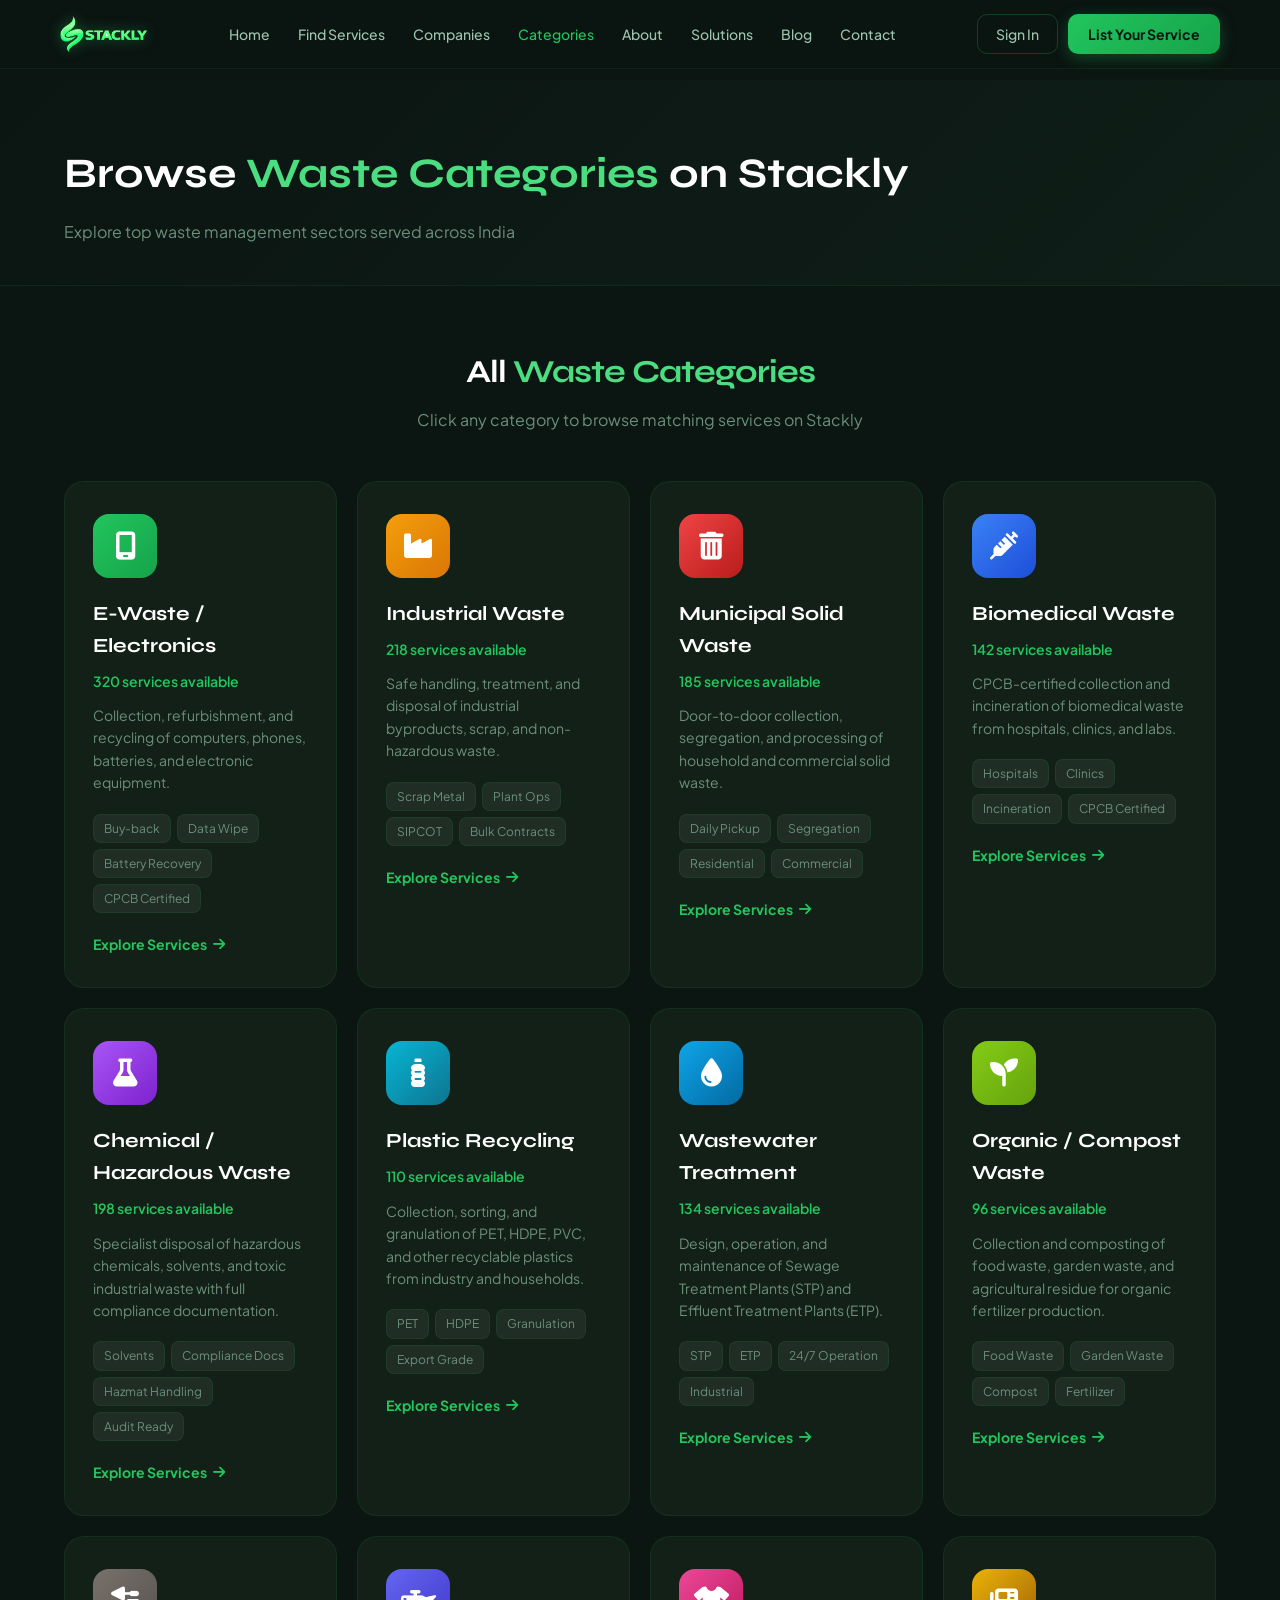
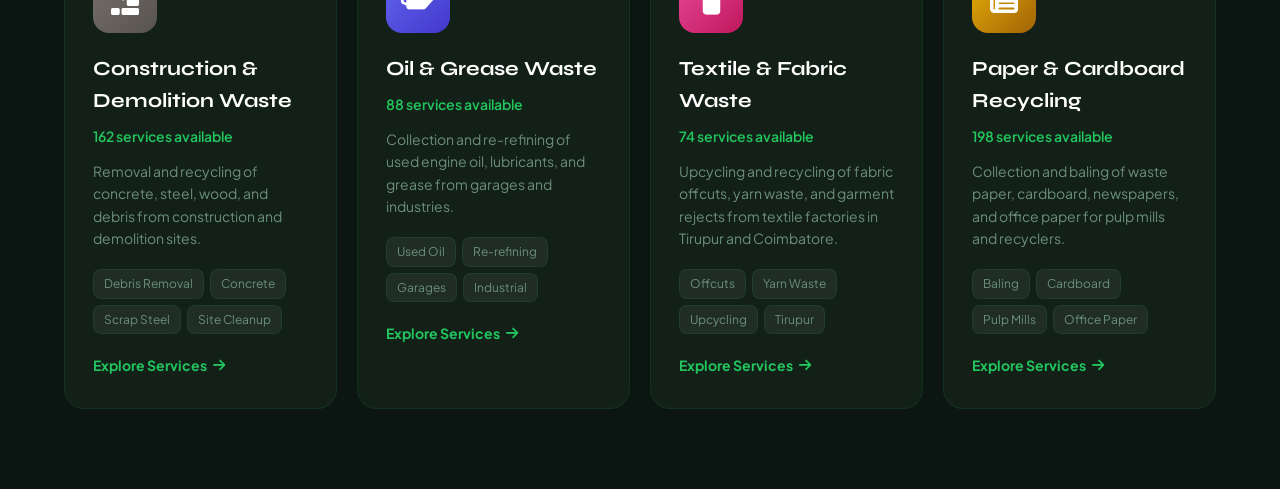
<file: categories.html>
<!DOCTYPE html>
<html lang="en">
<head>
  <meta charset="UTF-8" />
  <meta name="viewport" content="width=device-width, initial-scale=1.0" />
  <title>Job Categories | Stackly</title>
  <link rel="stylesheet" href="assets/css/style.css" />
  <link href="https://fonts.googleapis.com/css2?family=Plus+Jakarta+Sans:wght@300;400;500;600;700;800;900&family=Syne:wght@700;800;900&display=swap" rel="stylesheet" />
  <link rel="stylesheet" href="https://cdnjs.cloudflare.com/ajax/libs/font-awesome/6.5.0/css/all.min.css" />
  <style>
    .page-wrapper { padding-top: 80px; min-height: 100vh; }
    .page-hero { background: linear-gradient(135deg, var(--dark) 0%, var(--dark2) 100%); padding: 60px 0 40px; border-bottom: 1px solid var(--border); }
    .page-hero h1 { font-family: 'Syne', sans-serif; font-size: clamp(28px,5vw,42px); font-weight: 700; color: #fff; margin-bottom: 12px; }
    .page-hero p { color: var(--text-muted); font-size: 16px; }
    .categories-section { padding: 60px 0 80px; }
    .section-header { margin-bottom: 48px; text-align: center; }
    .section-header h2 { font-family: 'Syne', sans-serif; font-size: 32px; font-weight: 700; color: #fff; margin-bottom: 10px; }
    .section-header p { color: var(--text-muted); font-size: 16px; }
    .categories-full-grid { display: grid; grid-template-columns: repeat(auto-fill, minmax(260px, 1fr)); gap: 20px; }
    .cat-big-card { background: var(--card-bg); border: 1px solid var(--border); border-radius: 20px; padding: 32px 28px; transition: all 0.25s; cursor: pointer; text-decoration: none; display: block; }
    .cat-big-card:hover { border-color: rgba(34,197,94,0.45); transform: translateY(-4px); box-shadow: 0 14px 44px rgba(0,0,0,0.45); }
    .cat-big-icon { width: 64px; height: 64px; border-radius: 16px; display: flex; align-items: center; justify-content: center; font-size: 28px; margin-bottom: 20px; background: var(--gradient-soft); color: var(--primary); }
    .cat-big-card h3 { font-family: 'Syne', sans-serif; font-size: 20px; font-weight: 700; color: #fff; margin-bottom: 8px; }
    .cat-big-card .job-count { font-size: 14px; color: var(--primary); font-weight: 600; margin-bottom: 12px; }
    .cat-big-card p { font-size: 14px; color: var(--text-muted); line-height: 1.6; margin-bottom: 20px; }
    .cat-sub-tags { display: flex; gap: 6px; flex-wrap: wrap; margin-bottom: 20px; }
    .cat-sub-tags span { padding: 4px 10px; background: rgba(255,255,255,0.06); border: 1px solid var(--border); border-radius: 8px; font-size: 12px; color: var(--text-muted); }
    .cat-explore { display: flex; align-items: center; gap: 6px; color: var(--primary); font-size: 14px; font-weight: 700; }
    .cat-explore i { transition: transform 0.2s; }
    .cat-big-card:hover .cat-explore i { transform: translateX(4px); }
  </style>
</head>
<body>
  <nav class="navbar" id="navbar">
    <div class="nav-container">
      <a href="index.html" class="nav-logo"><img src="assets/images/logo.webp" alt="Stackly" class="nav-logo-img" /></a>
      <ul class="nav-links">
        <li><a href="index.html">Home</a></li>
        <li><a href="jobs.html">Find Services</a></li>
        <li><a href="companies.html">Companies</a></li>
        <li><a href="categories.html" style="color:var(--primary)">Categories</a></li>
        <li><a href="about.html">About</a></li>
        <li><a href="services.html">Solutions</a></li>
        <li><a href="blog.html">Blog</a></li>
        <li><a href="contact.html">Contact</a></li>
      </ul>
      <div class="nav-actions">
        <a href="signin.html" class="btn-outline">Sign In</a>
        <a href="post-job.html" class="btn-primary">List Your Service</a>
      </div>
      <button class="hamburger" onclick="document.getElementById('mobileMenu').classList.add('open'); document.body.style.overflow='hidden';">
        <i class="fa-solid fa-bars"></i>
      </button>
    </div>
  </nav>
  <!-- MOBILE MENU -->
  <div class="mobile-menu" id="mobileMenu">
    <div class="mobile-menu-header">
      <a href="index.html" class="mob-logo">
        <img src="assets/images/logo.webp" alt="Stackly" />
      </a>
      <button class="mobile-menu-close" onclick="this.closest('.mobile-menu').classList.remove('open'); document.body.style.overflow='';">
        <i class="fa-solid fa-xmark"></i>
      </button>
    </div>
    <ul>
      <li><a href="index.html"><i class="fa-solid fa-house"></i> Home</a></li>
      <li><a href="jobs.html"><i class="fa-solid fa-magnifying-glass"></i> Find Services</a></li>
      <li><a href="companies.html"><i class="fa-solid fa-building"></i> Companies</a></li>
      <li><a href="categories.html"><i class="fa-solid fa-layer-group"></i> Categories</a></li>
      <li><a href="about.html"><i class="fa-solid fa-info-circle"></i> About</a></li>
      <li><a href="services.html"><i class="fa-solid fa-recycle"></i> Solutions</a></li>
      <li><a href="blog.html"><i class="fa-solid fa-newspaper"></i> Blog</a></li>
      <li><a href="contact.html"><i class="fa-solid fa-envelope"></i> Contact</a></li>
      <li><a href="index.html#how-it-works"><i class="fa-solid fa-circle-info"></i> How It Works</a></li>
      <li><a href="index.html#testimonials"><i class="fa-solid fa-star"></i> Reviews</a></li>
    </ul>
        <div class="mobile-menu-footer">
      <a href="signin.html" class="mob-signin"><i class="fa-solid fa-right-to-bracket"></i> Sign In</a>
      <a href="register.html" class="mob-signup"><i class="fa-solid fa-user-plus"></i> Sign Up</a>
      <a href="post-job.html" class="mob-post"><i class="fa-solid fa-plus"></i> List Your Service</a>
      <button class="mob-logout" onclick="localStorage.removeItem('stackly_user_name'); window.location.href='index.html';"><i class="fa-solid fa-right-from-bracket"></i> Logout</button>
    </div>
  </div>

  <div class="page-wrapper">
    <div class="page-hero">
      <div class="container">
        <h1>Browse <span class="accent">Waste Categories</span> on Stackly</h1>
        <p>Explore top waste management sectors served across India</p>
      </div>
    </div>

    <div class="categories-section">
      <div class="container">
        <div class="section-header">
          <h2>All <span class="accent">Waste Categories</span></h2>
          <p>Click any category to browse matching services on Stackly</p>
        </div>
        <div class="categories-full-grid">

          <a href="jobs.html" class="cat-big-card">
            <div class="cat-big-icon ic-ewaste"><i class="fa-solid fa-mobile-screen"></i></div>
            <h3>E-Waste / Electronics</h3>
            <div class="job-count">320 services available</div>
            <p>Collection, refurbishment, and recycling of computers, phones, batteries, and electronic equipment.</p>
            <div class="cat-sub-tags"><span>Buy-back</span><span>Data Wipe</span><span>Battery Recovery</span><span>CPCB Certified</span></div>
            <div class="cat-explore">Explore Services <i class="fa-solid fa-arrow-right"></i></div>
          </a>

          <a href="jobs.html" class="cat-big-card">
            <div class="cat-big-icon ic-industrial"><i class="fa-solid fa-industry"></i></div>
            <h3>Industrial Waste</h3>
            <div class="job-count">218 services available</div>
            <p>Safe handling, treatment, and disposal of industrial byproducts, scrap, and non-hazardous waste.</p>
            <div class="cat-sub-tags"><span>Scrap Metal</span><span>Plant Ops</span><span>SIPCOT</span><span>Bulk Contracts</span></div>
            <div class="cat-explore">Explore Services <i class="fa-solid fa-arrow-right"></i></div>
          </a>

          <a href="jobs.html" class="cat-big-card">
            <div class="cat-big-icon ic-municipal"><i class="fa-solid fa-trash-can"></i></div>
            <h3>Municipal Solid Waste</h3>
            <div class="job-count">185 services available</div>
            <p>Door-to-door collection, segregation, and processing of household and commercial solid waste.</p>
            <div class="cat-sub-tags"><span>Daily Pickup</span><span>Segregation</span><span>Residential</span><span>Commercial</span></div>
            <div class="cat-explore">Explore Services <i class="fa-solid fa-arrow-right"></i></div>
          </a>

          <a href="jobs.html" class="cat-big-card">
            <div class="cat-big-icon ic-biomedical"><i class="fa-solid fa-syringe"></i></div>
            <h3>Biomedical Waste</h3>
            <div class="job-count">142 services available</div>
            <p>CPCB-certified collection and incineration of biomedical waste from hospitals, clinics, and labs.</p>
            <div class="cat-sub-tags"><span>Hospitals</span><span>Clinics</span><span>Incineration</span><span>CPCB Certified</span></div>
            <div class="cat-explore">Explore Services <i class="fa-solid fa-arrow-right"></i></div>
          </a>

          <a href="jobs.html" class="cat-big-card">
            <div class="cat-big-icon ic-chemical"><i class="fa-solid fa-flask"></i></div>
            <h3>Chemical / Hazardous Waste</h3>
            <div class="job-count">198 services available</div>
            <p>Specialist disposal of hazardous chemicals, solvents, and toxic industrial waste with full compliance documentation.</p>
            <div class="cat-sub-tags"><span>Solvents</span><span>Compliance Docs</span><span>Hazmat Handling</span><span>Audit Ready</span></div>
            <div class="cat-explore">Explore Services <i class="fa-solid fa-arrow-right"></i></div>
          </a>

          <a href="jobs.html" class="cat-big-card">
            <div class="cat-big-icon ic-plastic"><i class="fa-solid fa-bottle-water"></i></div>
            <h3>Plastic Recycling</h3>
            <div class="job-count">110 services available</div>
            <p>Collection, sorting, and granulation of PET, HDPE, PVC, and other recyclable plastics from industry and households.</p>
            <div class="cat-sub-tags"><span>PET</span><span>HDPE</span><span>Granulation</span><span>Export Grade</span></div>
            <div class="cat-explore">Explore Services <i class="fa-solid fa-arrow-right"></i></div>
          </a>

          <a href="jobs.html" class="cat-big-card">
            <div class="cat-big-icon ic-water"><i class="fa-solid fa-droplet"></i></div>
            <h3>Wastewater Treatment</h3>
            <div class="job-count">134 services available</div>
            <p>Design, operation, and maintenance of Sewage Treatment Plants (STP) and Effluent Treatment Plants (ETP).</p>
            <div class="cat-sub-tags"><span>STP</span><span>ETP</span><span>24/7 Operation</span><span>Industrial</span></div>
            <div class="cat-explore">Explore Services <i class="fa-solid fa-arrow-right"></i></div>
          </a>

          <a href="jobs.html" class="cat-big-card">
            <div class="cat-big-icon ic-organic"><i class="fa-solid fa-seedling"></i></div>
            <h3>Organic / Compost Waste</h3>
            <div class="job-count">96 services available</div>
            <p>Collection and composting of food waste, garden waste, and agricultural residue for organic fertilizer production.</p>
            <div class="cat-sub-tags"><span>Food Waste</span><span>Garden Waste</span><span>Compost</span><span>Fertilizer</span></div>
            <div class="cat-explore">Explore Services <i class="fa-solid fa-arrow-right"></i></div>
          </a>

          <a href="jobs.html" class="cat-big-card">
            <div class="cat-big-icon ic-construction"><i class="fa-solid fa-trowel-bricks"></i></div>
            <h3>Construction & Demolition Waste</h3>
            <div class="job-count">162 services available</div>
            <p>Removal and recycling of concrete, steel, wood, and debris from construction and demolition sites.</p>
            <div class="cat-sub-tags"><span>Debris Removal</span><span>Concrete</span><span>Scrap Steel</span><span>Site Cleanup</span></div>
            <div class="cat-explore">Explore Services <i class="fa-solid fa-arrow-right"></i></div>
          </a>

          <a href="jobs.html" class="cat-big-card">
            <div class="cat-big-icon ic-consult"><i class="fa-solid fa-oil-can"></i></div>
            <h3>Oil & Grease Waste</h3>
            <div class="job-count">88 services available</div>
            <p>Collection and re-refining of used engine oil, lubricants, and grease from garages and industries.</p>
            <div class="cat-sub-tags"><span>Used Oil</span><span>Re-refining</span><span>Garages</span><span>Industrial</span></div>
            <div class="cat-explore">Explore Services <i class="fa-solid fa-arrow-right"></i></div>
          </a>

          <a href="jobs.html" class="cat-big-card">
            <div class="cat-big-icon ic-textile"><i class="fa-solid fa-shirt"></i></div>
            <h3>Textile & Fabric Waste</h3>
            <div class="job-count">74 services available</div>
            <p>Upcycling and recycling of fabric offcuts, yarn waste, and garment rejects from textile factories in Tirupur and Coimbatore.</p>
            <div class="cat-sub-tags"><span>Offcuts</span><span>Yarn Waste</span><span>Upcycling</span><span>Tirupur</span></div>
            <div class="cat-explore">Explore Services <i class="fa-solid fa-arrow-right"></i></div>
          </a>

          <a href="jobs.html" class="cat-big-card">
            <div class="cat-big-icon ic-paper"><i class="fa-solid fa-newspaper"></i></div>
            <h3>Paper & Cardboard Recycling</h3>
            <div class="job-count">198 services available</div>
            <p>Collection and baling of waste paper, cardboard, newspapers, and office paper for pulp mills and recyclers.</p>
            <div class="cat-sub-tags"><span>Baling</span><span>Cardboard</span><span>Pulp Mills</span><span>Office Paper</span></div>
            <div class="cat-explore">Explore Services <i class="fa-solid fa-arrow-right"></i></div>
          </a>

        </div>
      </div>
    </div>
  </div>

  <script>
    (function() {
      const name = localStorage.getItem('stackly_user_name');
      const signin = document.querySelector('.nav-actions a[href="signin.html"]');
      const mobSignin = document.querySelector('.mob-signin');
      const mobSignup = document.querySelector('.mob-signup');
      const mobLogout = document.querySelector('.mob-logout');
      if (name) {
        if (signin) { signin.textContent = 'Hi, ' + name; signin.href = 'welcome.html'; }
        if (mobSignin) mobSignin.style.display = 'none';
        if (mobSignup) mobSignup.style.display = 'none';
      } else if (mobLogout) {
        mobLogout.style.display = 'none';
      }
    })();

    window.addEventListener('scroll', function() {
      document.getElementById('navbar').classList.toggle('scrolled', window.scrollY > 40);
    });
  </script>
</body>
</html>
</file>
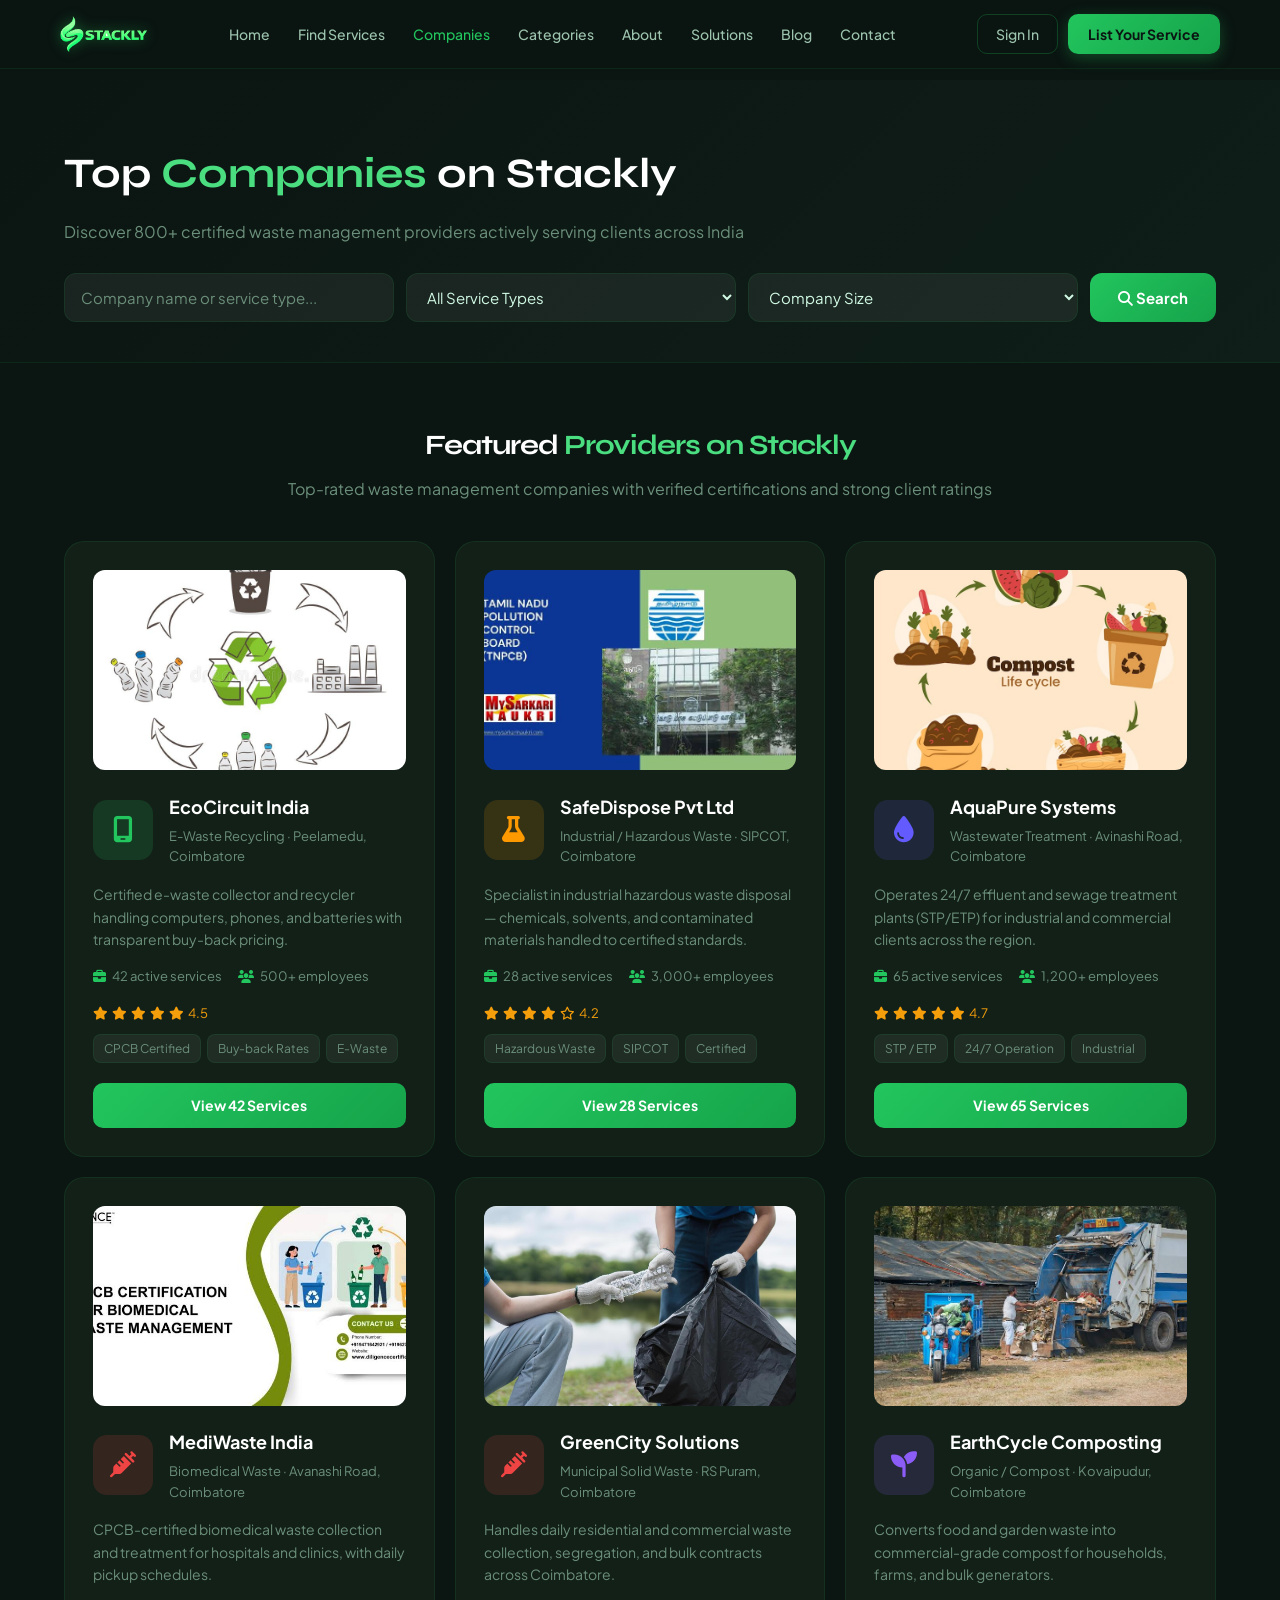
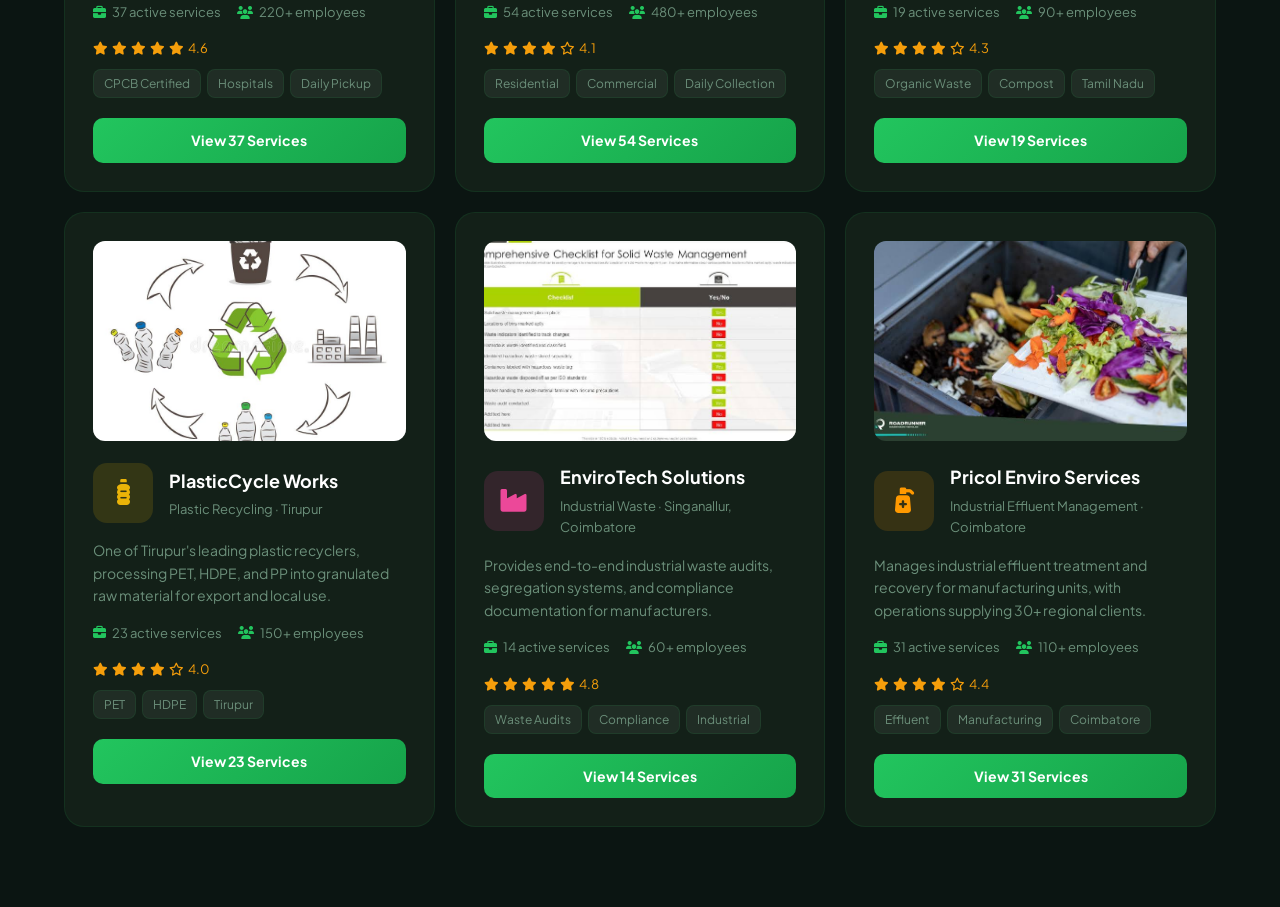
<file: companies.html>
<!DOCTYPE html>
<html lang="en">
<head>
  <meta charset="UTF-8" />
  <meta name="viewport" content="width=device-width, initial-scale=1.0" />
  <title>Top Waste Management Companies | Stackly</title>
  <link rel="stylesheet" href="assets/css/style.css" />
  <link href="https://fonts.googleapis.com/css2?family=Plus+Jakarta+Sans:wght@300;400;500;600;700;800;900&family=Syne:wght@700;800;900&display=swap" rel="stylesheet" />
  <link rel="stylesheet" href="https://cdnjs.cloudflare.com/ajax/libs/font-awesome/6.5.0/css/all.min.css" />
  <style>
    .page-wrapper { padding-top: 80px; min-height: 100vh; }
    .page-hero { background: linear-gradient(135deg, var(--dark) 0%, var(--dark2) 100%); padding: 60px 0 40px; border-bottom: 1px solid var(--border); }
    .page-hero h1 { font-family: 'Syne', sans-serif; font-size: clamp(28px,5vw,42px); font-weight: 700; color: #fff; margin-bottom: 12px; }
    .page-hero p { color: var(--text-muted); font-size: 16px; }
    .search-bar-full { display: flex; gap: 12px; margin-top: 28px; flex-wrap: wrap; }
    .search-bar-full input, .search-bar-full select { flex: 1; min-width: 160px; padding: 13px 16px; background: rgba(255,255,255,0.06); border: 1px solid var(--border); border-radius: 12px; color: var(--text); font-size: 15px; font-family: 'Plus Jakarta Sans', sans-serif; outline: none; }
    .search-bar-full input::placeholder { color: var(--text-muted); }
    .search-bar-full select option { background: #0f1e18; }
    .search-bar-full button { padding: 13px 28px; background: var(--gradient); border: none; border-radius: 12px; color: #fff; font-size: 15px; font-weight: 700; font-family: 'Plus Jakarta Sans', sans-serif; cursor: pointer; }
    .companies-section { padding: 60px 0 80px; }
    .section-header { margin-bottom: 40px; }
    .section-header h2 { font-family: 'Syne', sans-serif; font-size: 28px; font-weight: 700; color: #fff; margin-bottom: 8px; }
    .section-header p { color: var(--text-muted); }
    .companies-big-grid { display: grid; grid-template-columns: repeat(auto-fill, minmax(300px, 1fr)); gap: 20px; }
    .company-big-card { background: var(--card-bg); border: 1px solid var(--border); border-radius: 20px; padding: 28px; transition: all 0.25s; cursor: pointer; }
    .company-big-card:hover { border-color: rgba(34,197,94,0.4); transform: translateY(-3px); box-shadow: 0 12px 40px rgba(0,0,0,0.45); }
    .co-header { display: flex; align-items: center; gap: 16px; margin-bottom: 16px; }
    .co-big-logo { width: 60px; height: 60px; border-radius: 14px; display: flex; align-items: center; justify-content: center; font-size: 26px; flex-shrink: 0; }
    .co-big-logo.it { background: rgba(34,197,94,0.15); color: #22c55e; }
    .co-big-logo.mfg { background: rgba(255,153,0,0.15); color: #FF9900; }
    .co-big-logo.bpo { background: rgba(16,185,129,0.15); color: #10B981; }
    .co-big-logo.health { background: rgba(239,68,68,0.15); color: #EF4444; }
    .co-big-logo.finance { background: rgba(139,92,246,0.15); color: #8B5CF6; }
    .co-big-logo.textile { background: rgba(234,179,8,0.15); color: #EAB308; }
    .co-big-logo.auto { background: rgba(99,91,255,0.15); color: #635BFF; }
    .co-big-logo.edu { background: rgba(236,72,153,0.15); color: #EC4899; }
    .co-info h4 { font-size: 18px; font-weight: 700; color: #fff; margin-bottom: 4px; }
    .co-info p { font-size: 13px; color: var(--text-muted); }
    .co-desc { font-size: 14px; color: var(--text-muted); line-height: 1.6; margin-bottom: 16px; }
    .co-stats { display: flex; gap: 16px; margin-bottom: 16px; }
    .co-stat { font-size: 13px; color: var(--text-muted); display: flex; align-items: center; gap: 6px; }
    .co-stat i { color: var(--primary); }
    .co-tags { display: flex; gap: 6px; flex-wrap: wrap; margin-bottom: 20px; }
    .co-tags span { padding: 4px 10px; background: rgba(255,255,255,0.06); border: 1px solid var(--border); border-radius: 8px; font-size: 12px; color: var(--text-muted); }
    .btn-view-co { display: block; text-align: center; padding: 11px; background: var(--gradient); border-radius: 10px; color: #fff; font-size: 14px; font-weight: 700; text-decoration: none; transition: opacity 0.2s; }
    .btn-view-co:hover { opacity: 0.9; }
    .co-rating { display: flex; align-items: center; gap: 4px; font-size: 13px; color: #F59E0B; }
    @media (max-width: 768px) {
      .companies-big-grid { grid-template-columns: 1fr; gap: 16px; }
      .company-big-card { padding: 20px; }
      .company-big-card img { height: 160px; }
    }
    @media (max-width: 640px) {
      .page-hero { padding: 40px 0 30px; }
      .page-hero h1 { font-size: clamp(24px, 5vw, 32px); }
      .search-bar-full { flex-direction: column; }
      .search-bar-full input, .search-bar-full select, .search-bar-full button { width: 100%; }
      .companies-big-grid { grid-template-columns: 1fr; }
      .company-big-card { padding: 16px; }
      .company-big-card img { height: 150px; }
      .co-header { gap: 12px; }
      .co-info h4 { font-size: 16px; }
      .co-desc { font-size: 13px; }
      .co-stats { flex-wrap: wrap; }
    }
  </style>
</head>
<body>
  <nav class="navbar" id="navbar">
    <div class="nav-container">
      <a href="index.html" class="nav-logo"><img src="assets/images/logo.webp" alt="Stackly" class="nav-logo-img" /></a>
      <ul class="nav-links">
        <li><a href="index.html">Home</a></li>
        <li><a href="jobs.html">Find Services</a></li>
        <li><a href="companies.html" style="color:var(--primary)">Companies</a></li>
        <li><a href="categories.html">Categories</a></li>
        <li><a href="about.html">About</a></li>
        <li><a href="services.html">Solutions</a></li>
        <li><a href="blog.html">Blog</a></li>
        <li><a href="contact.html">Contact</a></li>
      </ul>
      <div class="nav-actions">
        <a href="signin.html" class="btn-outline">Sign In</a>
        <a href="post-job.html" class="btn-primary">List Your Service</a>
      </div>
      <button class="hamburger" onclick="document.getElementById('mobileMenu').classList.add('open'); document.body.style.overflow='hidden';">
        <i class="fa-solid fa-bars"></i>
      </button>
    </div>
  </nav>
  <!-- MOBILE MENU -->
  <div class="mobile-menu" id="mobileMenu">
    <div class="mobile-menu-header">
      <a href="index.html" class="mob-logo">
        <img src="assets/images/logo.webp" alt="Stackly" />
      </a>
      <button class="mobile-menu-close" onclick="this.closest('.mobile-menu').classList.remove('open'); document.body.style.overflow='';">
        <i class="fa-solid fa-xmark"></i>
      </button>
    </div>
    <ul>
      <li><a href="index.html"><i class="fa-solid fa-house"></i> Home</a></li>
      <li><a href="jobs.html"><i class="fa-solid fa-magnifying-glass"></i> Find Services</a></li>
      <li><a href="companies.html"><i class="fa-solid fa-building"></i> Companies</a></li>
      <li><a href="categories.html"><i class="fa-solid fa-layer-group"></i> Categories</a></li>
      <li><a href="about.html"><i class="fa-solid fa-info-circle"></i> About</a></li>
      <li><a href="services.html"><i class="fa-solid fa-recycle"></i> Solutions</a></li>
      <li><a href="blog.html"><i class="fa-solid fa-newspaper"></i> Blog</a></li>
      <li><a href="contact.html"><i class="fa-solid fa-envelope"></i> Contact</a></li>
      <li><a href="index.html#how-it-works"><i class="fa-solid fa-circle-info"></i> How It Works</a></li>
      <li><a href="index.html#testimonials"><i class="fa-solid fa-star"></i> Reviews</a></li>
    </ul>
        <div class="mobile-menu-footer">
      <a href="signin.html" class="mob-signin"><i class="fa-solid fa-right-to-bracket"></i> Sign In</a>
      <a href="register.html" class="mob-signup"><i class="fa-solid fa-user-plus"></i> Sign Up</a>
      <a href="post-job.html" class="mob-post"><i class="fa-solid fa-plus"></i> List Your Service</a>
      <button class="mob-logout" onclick="localStorage.removeItem('stackly_user_name'); window.location.href='index.html';"><i class="fa-solid fa-right-from-bracket"></i> Logout</button>
    </div>
  </div>

  <div class="page-wrapper">
    <div class="page-hero">
      <div class="container">
        <h1>Top <span class="accent">Companies</span> on Stackly</h1>
        <p>Discover 800+ certified waste management providers actively serving clients across India</p>
        <div class="search-bar-full">
          <input type="text" placeholder="Company name or service type..." id="companySearchInput" />
          <select>
            <option>All Service Types</option>
            <option>E-Waste Recycling</option><option>Industrial / Hazardous</option><option>Biomedical Waste</option>
            <option>Municipal Solid Waste</option><option>Plastic Recycling</option><option>Wastewater Treatment</option>
          </select>
          <select>
            <option>Company Size</option>
            <option>1–50 employees</option><option>51–200</option><option>201–1,000</option><option>1,000+</option>
          </select>
          <button onclick="filterCompanies()"><i class="fa-solid fa-magnifying-glass"></i> Search</button>
        </div>
      </div>
    </div>

    <div class="companies-section">
      <div class="container">
        <div class="section-header">
          <h2>Featured <span class="accent">Providers on Stackly</span></h2>
          <p>Top-rated waste management companies with verified certifications and strong client ratings</p>
        </div>
        <div class="companies-big-grid">

          <div class="company-big-card">
            <img src="assets/images/plastic-cycle-works.jpg" alt="EcoCircuit India E-Waste Facility" style="width:100%;height:200px;object-fit:cover;border-radius:12px;margin-bottom:16px;" />
            <div class="co-header">
              <div class="co-big-logo it"><i class="fa-solid fa-mobile-screen"></i></div>
              <div class="co-info"><h4>EcoCircuit India</h4><p>E-Waste Recycling · Peelamedu, Coimbatore</p></div>
            </div>
            <p class="co-desc">Certified e-waste collector and recycler handling computers, phones, and batteries with transparent buy-back pricing.</p>
            <div class="co-stats">
              <span class="co-stat"><i class="fa-solid fa-briefcase"></i> 42 active services</span>
              <span class="co-stat"><i class="fa-solid fa-users"></i> 500+ employees</span>
            </div>
            <div class="co-rating"><i class="fa-solid fa-star"></i><i class="fa-solid fa-star"></i><i class="fa-solid fa-star"></i><i class="fa-solid fa-star"></i><i class="fa-solid fa-star"></i> 4.5</div>
            <div class="co-tags" style="margin-top:10px"><span>CPCB Certified</span><span>Buy-back Rates</span><span>E-Waste</span></div>
            <a href="jobs.html" class="btn-view-co" style="margin-top:16px">View 42 Services</a>
          </div>

          <div class="company-big-card">
            <img src="assets/images/shyrees-patel-about.jpg" alt="SafeDispose Hazardous Waste Facility" style="width:100%;height:200px;object-fit:cover;border-radius:12px;margin-bottom:16px;" />
            <div class="co-header">
              <div class="co-big-logo mfg"><i class="fa-solid fa-flask"></i></div>
              <div class="co-info"><h4>SafeDispose Pvt Ltd</h4><p>Industrial / Hazardous Waste · SIPCOT, Coimbatore</p></div>
            </div>
            <p class="co-desc">Specialist in industrial hazardous waste disposal — chemicals, solvents, and contaminated materials handled to certified standards.</p>
            <div class="co-stats">
              <span class="co-stat"><i class="fa-solid fa-briefcase"></i> 28 active services</span>
              <span class="co-stat"><i class="fa-solid fa-users"></i> 3,000+ employees</span>
            </div>
            <div class="co-rating"><i class="fa-solid fa-star"></i><i class="fa-solid fa-star"></i><i class="fa-solid fa-star"></i><i class="fa-solid fa-star"></i><i class="fa-regular fa-star"></i> 4.2</div>
            <div class="co-tags" style="margin-top:10px"><span>Hazardous Waste</span><span>SIPCOT</span><span>Certified</span></div>
            <a href="jobs.html" class="btn-view-co" style="margin-top:16px">View 28 Services</a>
          </div>

          <div class="company-big-card">
            <img src="assets/images/compost-lifecycle.jpg" alt="AquaPure Wastewater Treatment" style="width:100%;height:200px;object-fit:cover;border-radius:12px;margin-bottom:16px;" />
            <div class="co-header">
              <div class="co-big-logo auto"><i class="fa-solid fa-droplet"></i></div>
              <div class="co-info"><h4>AquaPure Systems</h4><p>Wastewater Treatment · Avinashi Road, Coimbatore</p></div>
            </div>
            <p class="co-desc">Operates 24/7 effluent and sewage treatment plants (STP/ETP) for industrial and commercial clients across the region.</p>
            <div class="co-stats">
              <span class="co-stat"><i class="fa-solid fa-briefcase"></i> 65 active services</span>
              <span class="co-stat"><i class="fa-solid fa-users"></i> 1,200+ employees</span>
            </div>
            <div class="co-rating"><i class="fa-solid fa-star"></i><i class="fa-solid fa-star"></i><i class="fa-solid fa-star"></i><i class="fa-solid fa-star"></i><i class="fa-solid fa-star"></i> 4.7</div>
            <div class="co-tags" style="margin-top:10px"><span>STP / ETP</span><span>24/7 Operation</span><span>Industrial</span></div>
            <a href="jobs.html" class="btn-view-co" style="margin-top:16px">View 65 Services</a>
          </div>

          <div class="company-big-card">
            <img src="assets/images/swm-checklist.jpg" alt="MediWaste Biomedical Facility" style="width:100%;height:200px;object-fit:cover;border-radius:12px;margin-bottom:16px;" />
            <div class="co-header">
              <div class="co-big-logo health"><i class="fa-solid fa-syringe"></i></div>
              <div class="co-info"><h4>MediWaste India</h4><p>Biomedical Waste · Avanashi Road, Coimbatore</p></div>
            </div>
            <p class="co-desc">CPCB-certified biomedical waste collection and treatment for hospitals and clinics, with daily pickup schedules.</p>
            <div class="co-stats">
              <span class="co-stat"><i class="fa-solid fa-briefcase"></i> 37 active services</span>
              <span class="co-stat"><i class="fa-solid fa-users"></i> 220+ employees</span>
            </div>
            <div class="co-rating"><i class="fa-solid fa-star"></i><i class="fa-solid fa-star"></i><i class="fa-solid fa-star"></i><i class="fa-solid fa-star"></i><i class="fa-solid fa-star"></i> 4.6</div>
            <div class="co-tags" style="margin-top:10px"><span>CPCB Certified</span><span>Hospitals</span><span>Daily Pickup</span></div>
            <a href="jobs.html" class="btn-view-co" style="margin-top:16px">View 37 Services</a>
          </div>

          <div class="company-big-card">
          <img src="assets/images/rajesh-kumar-services.jpg" alt="greencity solutions" style="width:100%;height:200px;object-fit:cover;border-radius:12px;margin-bottom:16px;" />
          <div class="co-header">
              <div class="co-big-logo health"><i class="fa-solid fa-syringe"></i></div>
              <div class="co-info"><h4>GreenCity Solutions</h4><p>Municipal Solid Waste · RS Puram, Coimbatore</p></div>
            </div>
            <p class="co-desc">Handles daily residential and commercial waste collection, segregation, and bulk contracts across Coimbatore.</p>
            <div class="co-stats">
              <span class="co-stat"><i class="fa-solid fa-briefcase"></i> 54 active services</span>
              <span class="co-stat"><i class="fa-solid fa-users"></i> 480+ employees</span>
            </div>
            <div class="co-rating"><i class="fa-solid fa-star"></i><i class="fa-solid fa-star"></i><i class="fa-solid fa-star"></i><i class="fa-solid fa-star"></i><i class="fa-regular fa-star"></i> 4.1</div>
            <div class="co-tags" style="margin-top:10px"><span>Residential</span><span>Commercial</span><span>Daily Collection</span></div>
            <a href="jobs.html" class="btn-view-co" style="margin-top:16px">View 54 Services</a>
          </div>

          <div class="company-big-card">
            <img src="assets/images/earthcycle-composting.jpg" alt="EarthCycle Composting" style="width:100%;height:200px;object-fit:cover;border-radius:12px;margin-bottom:16px;" />
            <div class="co-header">
              <div class="co-big-logo finance"><i class="fa-solid fa-seedling"></i></div>
              <div class="co-info"><h4>EarthCycle Composting</h4><p>Organic / Compost · Kovaipudur, Coimbatore</p></div>
            </div>
            <p class="co-desc">Converts food and garden waste into commercial-grade compost for households, farms, and bulk generators.</p>
            <div class="co-stats">
              <span class="co-stat"><i class="fa-solid fa-briefcase"></i> 19 active services</span>
              <span class="co-stat"><i class="fa-solid fa-users"></i> 90+ employees</span>
            </div>
            <div class="co-rating"><i class="fa-solid fa-star"></i><i class="fa-solid fa-star"></i><i class="fa-solid fa-star"></i><i class="fa-solid fa-star"></i><i class="fa-regular fa-star"></i> 4.3</div>
            <div class="co-tags" style="margin-top:10px"><span>Organic Waste</span><span>Compost</span><span>Tamil Nadu</span></div>
            <a href="jobs.html" class="btn-view-co" style="margin-top:16px">View 19 Services</a>
          </div>

          <div class="company-big-card">
            <img src="assets/images/plastic-cycle-works.jpg" alt="PlasticCycle Works" style="width:100%;height:200px;object-fit:cover;border-radius:12px;margin-bottom:16px;" />
            <div class="co-header">
              <div class="co-big-logo textile"><i class="fa-solid fa-bottle-water"></i></div>
              <div class="co-info"><h4>PlasticCycle Works</h4><p>Plastic Recycling · Tirupur</p></div>
            </div>
            <p class="co-desc">One of Tirupur's leading plastic recyclers, processing PET, HDPE, and PP into granulated raw material for export and local use.</p>
            <div class="co-stats">
              <span class="co-stat"><i class="fa-solid fa-briefcase"></i> 23 active services</span>
              <span class="co-stat"><i class="fa-solid fa-users"></i> 150+ employees</span>
            </div>
            <div class="co-rating"><i class="fa-solid fa-star"></i><i class="fa-solid fa-star"></i><i class="fa-solid fa-star"></i><i class="fa-solid fa-star"></i><i class="fa-regular fa-star"></i> 4.0</div>
            <div class="co-tags" style="margin-top:10px"><span>PET</span><span>HDPE</span><span>Tirupur</span></div>
            <a href="jobs.html" class="btn-view-co" style="margin-top:16px">View 23 Services</a>
          </div>

          <div class="company-big-card">
            <img src="assets/images/enviroteds-solution.jpg" alt="EnviroTech Solutions" style="width:100%;height:200px;object-fit:cover;border-radius:12px;margin-bottom:16px;" />
            <div class="co-header">
              <div class="co-big-logo edu"><i class="fa-solid fa-industry"></i></div>
              <div class="co-info"><h4>EnviroTech Solutions</h4><p>Industrial Waste · Singanallur, Coimbatore</p></div>
            </div>
            <p class="co-desc">Provides end-to-end industrial waste audits, segregation systems, and compliance documentation for manufacturers.</p>
            <div class="co-stats">
              <span class="co-stat"><i class="fa-solid fa-briefcase"></i> 14 active services</span>
              <span class="co-stat"><i class="fa-solid fa-users"></i> 60+ employees</span>
            </div>
            <div class="co-rating"><i class="fa-solid fa-star"></i><i class="fa-solid fa-star"></i><i class="fa-solid fa-star"></i><i class="fa-solid fa-star"></i><i class="fa-solid fa-star"></i> 4.8</div>
            <div class="co-tags" style="margin-top:10px"><span>Waste Audits</span><span>Compliance</span><span>Industrial</span></div>
            <a href="jobs.html" class="btn-view-co" style="margin-top:16px">View 14 Services</a>
          </div>

          <div class="company-big-card">
            <img src="assets/images/pricol-enviro.jpg" alt="Pricol Enviro Services" style="width:100%;height:200px;object-fit:cover;border-radius:12px;margin-bottom:16px;" />
            <div class="co-header">
              <div class="co-big-logo mfg"><i class="fa-solid fa-pump-medical"></i></div>
              <div class="co-info"><h4>Pricol Enviro Services</h4><p>Industrial Effluent Management · Coimbatore</p></div>
            </div>
            <p class="co-desc">Manages industrial effluent treatment and recovery for manufacturing units, with operations supplying 30+ regional clients.</p>
            <div class="co-stats">
              <span class="co-stat"><i class="fa-solid fa-briefcase"></i> 31 active services</span>
              <span class="co-stat"><i class="fa-solid fa-users"></i> 110+ employees</span>
            </div>
            <div class="co-rating"><i class="fa-solid fa-star"></i><i class="fa-solid fa-star"></i><i class="fa-solid fa-star"></i><i class="fa-solid fa-star"></i><i class="fa-regular fa-star"></i> 4.4</div>
            <div class="co-tags" style="margin-top:10px"><span>Effluent</span><span>Manufacturing</span><span>Coimbatore</span></div>
            <a href="jobs.html" class="btn-view-co" style="margin-top:16px">View 31 Services</a>
          </div>

        </div>
      </div>
    </div>
  </div>

  <script>
    (function() {
      const name = localStorage.getItem('stackly_user_name');
      const signin = document.querySelector('.nav-actions a[href="signin.html"]');
      const mobSignin = document.querySelector('.mob-signin');
      const mobSignup = document.querySelector('.mob-signup');
      const mobLogout = document.querySelector('.mob-logout');
      if (name) {
        if (signin) { signin.textContent = 'Hi, ' + name; signin.href = 'welcome.html'; }
        if (mobSignin) mobSignin.style.display = 'none';
        if (mobSignup) mobSignup.style.display = 'none';
      } else if (mobLogout) {
        mobLogout.style.display = 'none';
      }
    })();

    window.addEventListener('scroll', function() {
      document.getElementById('navbar').classList.toggle('scrolled', window.scrollY > 40);
    });

    function filterCompanies() {
      const q = document.getElementById('companySearchInput').value.toLowerCase();
      document.querySelectorAll('.company-big-card').forEach(card => {
        card.style.display = card.textContent.toLowerCase().includes(q) ? '' : 'none';
      });
    }

    document.getElementById('companySearchInput').addEventListener('keydown', function(e) {
      if (e.key === 'Enter') { e.preventDefault(); filterCompanies(); }
    });
  </script>
</body>
</html>
</file>
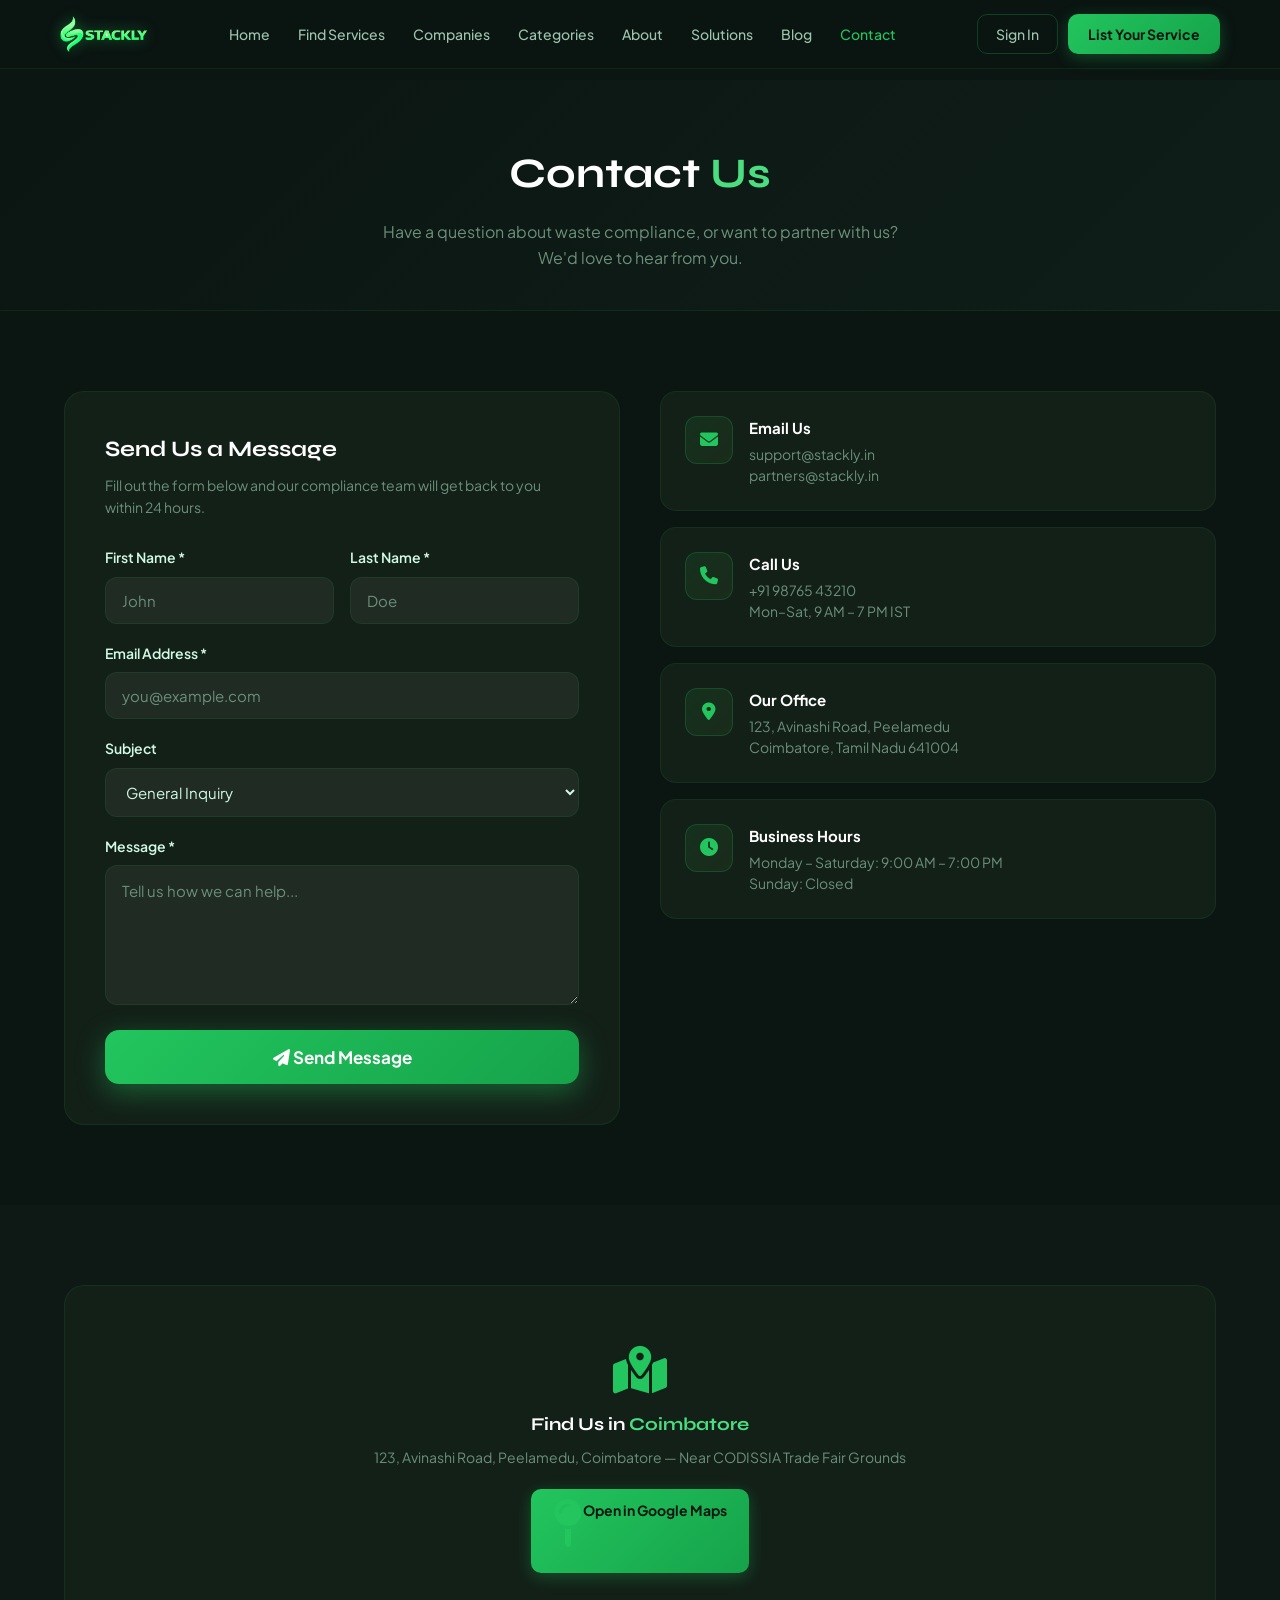
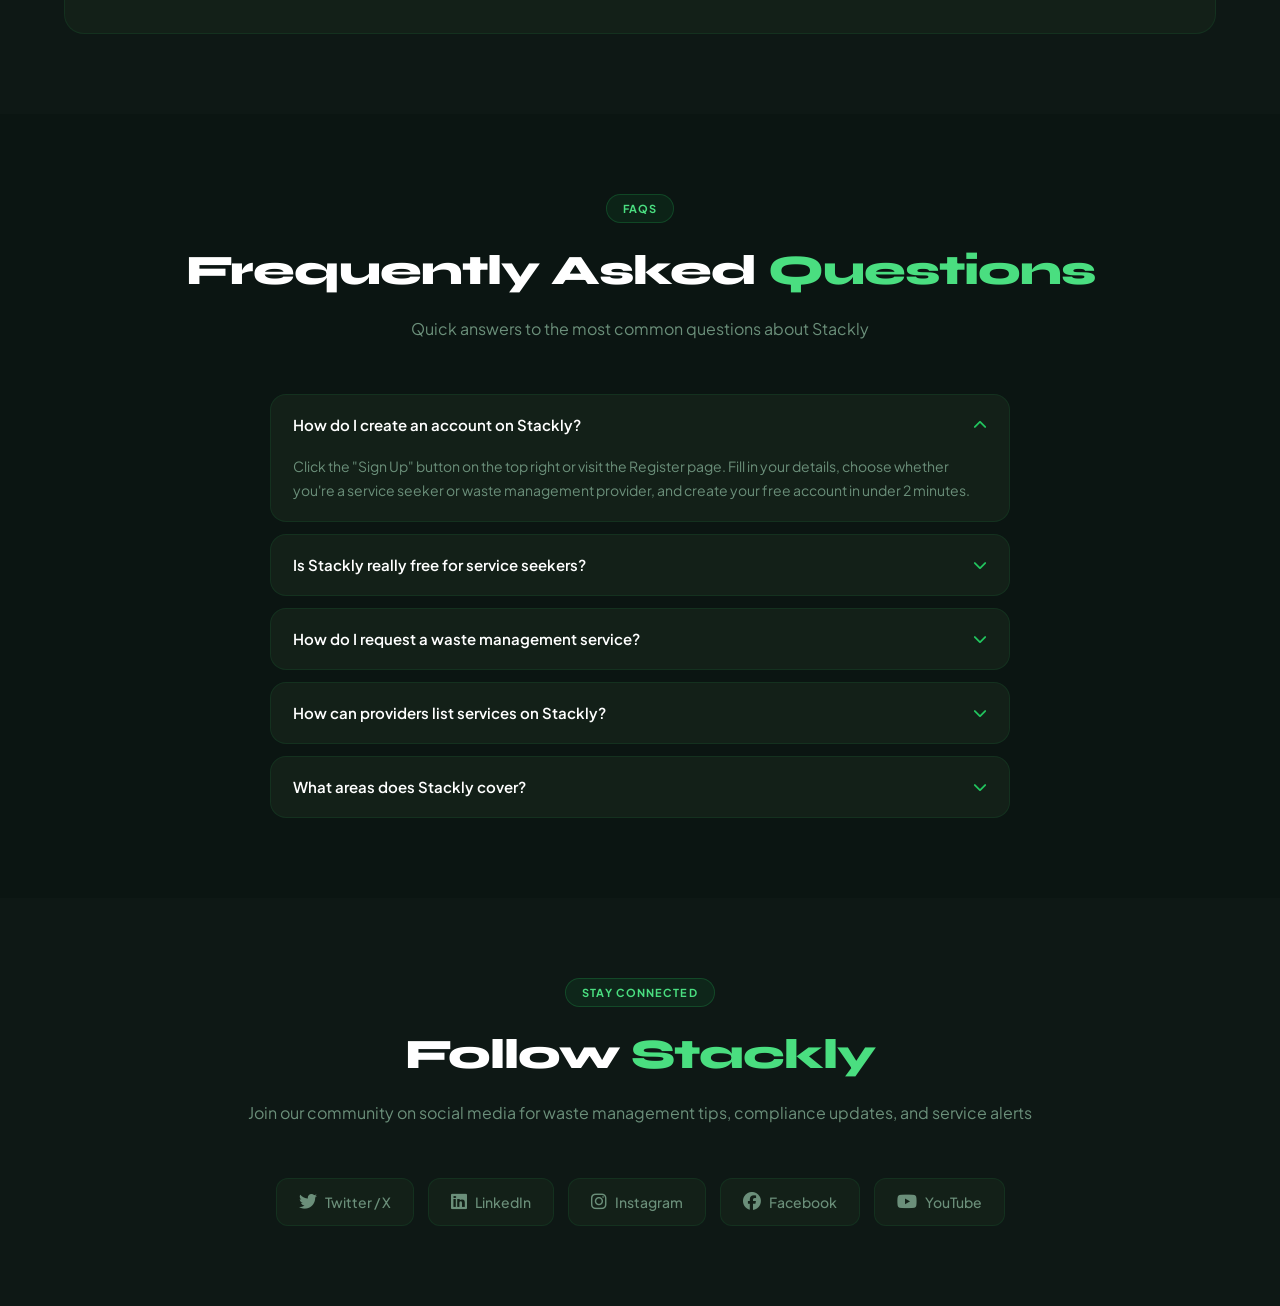
<file: contact.html>
<!DOCTYPE html>
<html lang="en">
<head>
  <meta charset="UTF-8" />
  <meta name="viewport" content="width=device-width, initial-scale=1.0" />
  <title>Contact Us | Stackly — Get in Touch</title>
  <meta name="description" content="Contact Stackly's support team. Get help with service listings, account issues, provider partnerships, or general inquiries." />
  <link rel="stylesheet" href="assets/css/style.css" />
  <link href="https://fonts.googleapis.com/css2?family=Plus+Jakarta+Sans:wght@300;400;500;600;700;800;900&family=Syne:wght@700;800;900&display=swap" rel="stylesheet" />
  <link rel="stylesheet" href="https://cdnjs.cloudflare.com/ajax/libs/font-awesome/6.5.0/css/all.min.css" />
  <style>
    .page-wrapper { padding-top: 80px; min-height: 100vh; }
    .page-hero { background: linear-gradient(135deg, var(--dark) 0%, var(--dark2) 100%); padding: 60px 0 40px; border-bottom: 1px solid var(--border); text-align: center; }
    .page-hero h1 { font-family: 'Syne', sans-serif; font-size: clamp(28px,5vw,42px); font-weight: 700; color: #fff; margin-bottom: 12px; }
    .page-hero p { color: var(--text-muted); font-size: 16px; max-width: 520px; margin: 0 auto; }

    .section-pad { padding: 80px 0; }
    .alt-bg { background: rgba(255,255,255,0.01); }

    .contact-layout { display: grid; grid-template-columns: 1fr 1fr; gap: 40px; align-items: start; }
    @media(max-width:768px){ .contact-layout { grid-template-columns: 1fr; } }

    .contact-form-card { background: var(--card-bg); border: 1px solid var(--border); border-radius: 20px; padding: 40px; }
    .contact-form-card h3 { font-family: 'Syne', sans-serif; font-size: 22px; font-weight: 700; color: #fff; margin-bottom: 6px; }
    .contact-form-card .form-sub { color: var(--text-muted); font-size: 14px; margin-bottom: 28px; }
    .form-grid-2 { display: grid; grid-template-columns: 1fr 1fr; gap: 16px; }
    @media(max-width:480px){ .form-grid-2 { grid-template-columns: 1fr; } }
    .form-group { margin-bottom: 18px; }
    .form-group label { display: block; font-size: 14px; font-weight: 600; color: var(--text); margin-bottom: 8px; }
    .form-group input, .form-group select, .form-group textarea {
      width: 100%; padding: 13px 16px; background: rgba(255,255,255,0.05);
      border: 1px solid var(--border); border-radius: 12px; color: var(--text);
      font-size: 15px; font-family: 'Plus Jakarta Sans', sans-serif; outline: none; transition: border-color 0.2s;
    }
    .form-group input:focus, .form-group select:focus, .form-group textarea:focus { border-color: var(--primary); background: rgba(34,197,94,0.06); }
    .form-group input::placeholder, .form-group textarea::placeholder { color: var(--text-muted); }
    .form-group select option { background: #0f1e18; }
    .form-group textarea { min-height: 140px; resize: vertical; line-height: 1.6; }

    .contact-info-cards { display: flex; flex-direction: column; gap: 16px; }
    .info-card { background: var(--card-bg); border: 1px solid var(--border); border-radius: 16px; padding: 24px; display: flex; align-items: flex-start; gap: 16px; transition: all 0.3s; }
    .info-card:hover { border-color: rgba(34,197,94,0.35); transform: translateY(-2px); }
    .info-icon { width: 48px; height: 48px; border-radius: 12px; background: var(--gradient-soft); border: 1px solid rgba(34,197,94,0.2); display: flex; align-items: center; justify-content: center; font-size: 18px; color: var(--primary); flex-shrink: 0; }
    .info-text h4 { font-size: 15px; font-weight: 700; color: #fff; margin-bottom: 4px; }
    .info-text p, .info-text a { font-size: 14px; color: var(--text-muted); line-height: 1.5; text-decoration: none; display: block; }
    .info-text a:hover { color: var(--primary); }

    .map-placeholder { background: var(--card-bg); border: 1px solid var(--border); border-radius: 20px; padding: 60px 30px; text-align: center; }
    .map-placeholder i { font-size: 48px; color: var(--primary); margin-bottom: 16px; }
    .map-placeholder h4 { font-family: 'Syne', sans-serif; font-size: 18px; color: #fff; margin-bottom: 8px; }
    .map-placeholder p { color: var(--text-muted); font-size: 14px; }

    .faq-grid { max-width: 740px; margin: 0 auto; display: flex; flex-direction: column; gap: 12px; }
    .faq-item { background: var(--card-bg); border: 1px solid var(--border); border-radius: 16px; overflow: hidden; cursor: pointer; transition: border-color 0.2s; }
    .faq-item:hover { border-color: rgba(34,197,94,0.3); }
    .faq-q { padding: 18px 22px; display: flex; justify-content: space-between; align-items: center; font-weight: 600; color: #fff; font-size: 15px; }
    .faq-q i { color: var(--primary); transition: transform 0.2s; font-size: 14px; }
    .faq-item.open .faq-q i { transform: rotate(180deg); }
    .faq-a { max-height: 0; overflow: hidden; transition: max-height 0.3s ease, padding 0.3s ease; padding: 0 22px; }
    .faq-item.open .faq-a { max-height: 200px; padding: 0 22px 18px; }
    .faq-a p { color: var(--text-muted); font-size: 14px; line-height: 1.7; }

    .social-contact-links { display: flex; gap: 14px; justify-content: center; flex-wrap: wrap; }
    .social-contact-link { display: flex; align-items: center; gap: 8px; padding: 12px 22px; background: var(--card-bg); border: 1px solid var(--border); border-radius: 12px; color: var(--text-muted); text-decoration: none; font-size: 14px; font-weight: 500; transition: all 0.2s; }
    .social-contact-link:hover { border-color: var(--primary); color: var(--primary); background: rgba(34,197,94,0.06); }
    .social-contact-link i { font-size: 18px; }
  </style>
</head>
<body>
  <nav class="navbar" id="navbar">
    <div class="nav-container">
      <a href="index.html" class="nav-logo"><img src="assets/images/logo.webp" alt="Stackly" class="nav-logo-img" /></a>
      <ul class="nav-links">
        <li><a href="index.html">Home</a></li>
        <li><a href="jobs.html">Find Services</a></li>
        <li><a href="companies.html">Companies</a></li>
        <li><a href="categories.html">Categories</a></li>
        <li><a href="about.html">About</a></li>
        <li><a href="services.html">Solutions</a></li>
        <li><a href="blog.html">Blog</a></li>
        <li><a href="contact.html" style="color:var(--primary)">Contact</a></li>
      </ul>
      <div class="nav-actions">
        <a href="signin.html" class="btn-outline">Sign In</a>
        <a href="post-job.html" class="btn-primary">List Your Service</a>
      </div>
      <button class="hamburger" onclick="document.getElementById('mobileMenu').classList.add('open'); document.body.style.overflow='hidden';">
        <i class="fa-solid fa-bars"></i>
      </button>
    </div>
  </nav>
  <!-- MOBILE MENU -->
  <div class="mobile-menu" id="mobileMenu">
    <div class="mobile-menu-header">
      <a href="index.html" class="mob-logo"><img src="assets/images/logo.webp" alt="Stackly" /></a>
      <button class="mobile-menu-close" onclick="this.closest('.mobile-menu').classList.remove('open'); document.body.style.overflow='';"><i class="fa-solid fa-xmark"></i></button>
    </div>
    <ul>
      <li><a href="index.html"><i class="fa-solid fa-house"></i> Home</a></li>
      <li><a href="jobs.html"><i class="fa-solid fa-magnifying-glass"></i> Find Services</a></li>
      <li><a href="companies.html"><i class="fa-solid fa-building"></i> Companies</a></li>
      <li><a href="categories.html"><i class="fa-solid fa-layer-group"></i> Categories</a></li>
      <li><a href="about.html"><i class="fa-solid fa-info-circle"></i> About</a></li>
      <li><a href="services.html"><i class="fa-solid fa-recycle"></i> Solutions</a></li>
      <li><a href="blog.html"><i class="fa-solid fa-newspaper"></i> Blog</a></li>
      <li><a href="contact.html"><i class="fa-solid fa-envelope"></i> Contact</a></li>
      <li><a href="index.html#how-it-works"><i class="fa-solid fa-circle-info"></i> How It Works</a></li>
      <li><a href="index.html#testimonials"><i class="fa-solid fa-star"></i> Reviews</a></li>
    </ul>
    <div class="mobile-menu-footer">
      <a href="signin.html" class="mob-signin"><i class="fa-solid fa-right-to-bracket"></i> Sign In</a>
      <a href="register.html" class="mob-signup"><i class="fa-solid fa-user-plus"></i> Sign Up</a>
      <a href="post-job.html" class="mob-post"><i class="fa-solid fa-plus"></i> List Your Service</a>
      <button class="mob-logout" onclick="localStorage.removeItem('stackly_user_name'); window.location.href='index.html';"><i class="fa-solid fa-right-from-bracket"></i> Logout</button>
    </div>
  </div>

  <div class="page-wrapper">
    <!-- SECTION 1: HERO -->
    <div class="page-hero">
      <div class="container">
        <h1>Contact <span class="accent">Us</span></h1>
        <p>Have a question about waste compliance, or want to partner with us? We'd love to hear from you.</p>
      </div>
    </div>

    <!-- SECTION 2: FORM + INFO -->
    <div class="section-pad">
      <div class="container">
        <div class="contact-layout">
          <div class="contact-form-card">
            <h3>Send Us a Message</h3>
            <p class="form-sub">Fill out the form below and our compliance team will get back to you within 24 hours.</p>
            <div class="form-grid-2">
              <div class="form-group"><label>First Name *</label><input type="text" placeholder="John" id="contactFname" /></div>
              <div class="form-group"><label>Last Name *</label><input type="text" placeholder="Doe" id="contactLname" /></div>
            </div>
            <div class="form-group"><label>Email Address *</label><input type="email" placeholder="you@example.com" id="contactEmail" /></div>
            <div class="form-group">
              <label>Subject</label>
              <select id="contactSubject">
                <option>General Inquiry</option>
                <option>Service Listing Support</option>
                <option>Account Assistance</option>
                <option>Provider Partnership</option>
                <option>Compliance Advice</option>
                <option>Report an Issue</option>
                <option>Other</option>
              </select>
            </div>
            <div class="form-group"><label>Message *</label><textarea placeholder="Tell us how we can help..." id="contactMessage"></textarea></div>
            <button class="btn-submit" style="width:100%;padding:16px;background:var(--gradient);border:none;border-radius:14px;color:#fff;font-size:17px;font-weight:700;font-family:'Plus Jakarta Sans',sans-serif;cursor:pointer;box-shadow:0 8px 28px rgba(34,197,94,0.4);transition:all 0.2s;" onclick="handleContactSubmit()">
              <i class="fa-solid fa-paper-plane"></i> Send Message
            </button>
          </div>

          <div class="contact-info-cards">
            <div class="info-card">
              <div class="info-icon"><i class="fa-solid fa-envelope"></i></div>
              <div class="info-text">
                <h4>Email Us</h4>
                <a href="mailto:support@stackly.in">support@stackly.in</a>
                <a href="mailto:partners@stackly.in">partners@stackly.in</a>
              </div>
            </div>
            <div class="info-card">
              <div class="info-icon"><i class="fa-solid fa-phone"></i></div>
              <div class="info-text">
                <h4>Call Us</h4>
                <p>+91 98765 43210</p>
                <p>Mon–Sat, 9 AM – 7 PM IST</p>
              </div>
            </div>
            <div class="info-card">
              <div class="info-icon"><i class="fa-solid fa-location-dot"></i></div>
              <div class="info-text">
                <h4>Our Office</h4>
                <p>123, Avinashi Road, Peelamedu</p>
                <p>Coimbatore, Tamil Nadu 641004</p>
              </div>
            </div>
            <div class="info-card">
              <div class="info-icon"><i class="fa-solid fa-clock"></i></div>
              <div class="info-text">
                <h4>Business Hours</h4>
                <p>Monday – Saturday: 9:00 AM – 7:00 PM</p>
                <p>Sunday: Closed</p>
              </div>
            </div>
          </div>
        </div>
      </div>
    </div>

    <!-- SECTION 3: MAP -->
    <div class="section-pad alt-bg">
      <div class="container">
        <div class="map-placeholder">
          <i class="fa-solid fa-map-location-dot"></i>
          <h4>Find Us in <span class="accent">Coimbatore</span></h4>
          <p>123, Avinashi Road, Peelamedu, Coimbatore — Near CODISSIA Trade Fair Grounds</p>
          <div style="margin-top:20px;">
            <a href="https://maps.google.com" target="_blank" class="btn-primary" style="display:inline-flex;padding:10px 22px;font-size:14px;text-decoration:none;"><i class="fa-solid fa-map-pin"></i> Open in Google Maps</a>
          </div>
        </div>
      </div>
    </div>

    <!-- SECTION 4: FAQ -->
    <div class="section-pad">
      <div class="container">
        <div class="section-header">
          <div class="section-badge">FAQs</div>
          <h2>Frequently Asked <span class="accent">Questions</span></h2>
          <p>Quick answers to the most common questions about Stackly</p>
        </div>
        <div class="faq-grid">
          <div class="faq-item open" onclick="toggleFaq(this)">
            <div class="faq-q">How do I create an account on Stackly? <i class="fa-solid fa-chevron-down"></i></div>
            <div class="faq-a"><p>Click the "Sign Up" button on the top right or visit the Register page. Fill in your details, choose whether you're a service seeker or waste management provider, and create your free account in under 2 minutes.</p></div>
          </div>
          <div class="faq-item" onclick="toggleFaq(this)">
            <div class="faq-q">Is Stackly really free for service seekers? <i class="fa-solid fa-chevron-down"></i></div>
            <div class="faq-a"><p>Absolutely! Creating a profile, browsing services, and requesting quotes are completely free for service seekers. You only pay if you choose to list a service as a provider.</p></div>
          </div>
          <div class="faq-item" onclick="toggleFaq(this)">
            <div class="faq-q">How do I request a waste management service? <i class="fa-solid fa-chevron-down"></i></div>
            <div class="faq-a"><p>Once you find a service you're interested in, click the "Request Service" button. You can submit a request using your saved profile with just one click, or fill out a detailed requirements form.</p></div>
          </div>
          <div class="faq-item" onclick="toggleFaq(this)">
            <div class="faq-q">How can providers list services on Stackly? <i class="fa-solid fa-chevron-down"></i></div>
            <div class="faq-a"><p>Visit the "List Your Service" page, fill in your service details, select a plan, and publish. Your listing will go live after a quick verification — usually within a few hours.</p></div>
          </div>
          <div class="faq-item" onclick="toggleFaq(this)">
            <div class="faq-q">What areas does Stackly cover? <i class="fa-solid fa-chevron-down"></i></div>
            <div class="faq-a"><p>Stackly currently focuses on Coimbatore and nearby cities including Tirupur, Erode, Salem, and Pollachi. We're expanding to more cities across Tamil Nadu and South India soon.</p></div>
          </div>
        </div>
      </div>
    </div>

    <!-- SECTION 5: SOCIAL CONNECT -->
    <div class="section-pad alt-bg">
      <div class="container">
        <div class="section-header">
          <div class="section-badge">Stay Connected</div>
          <h2>Follow <span class="accent">Stackly</span></h2>
          <p>Join our community on social media for waste management tips, compliance updates, and service alerts</p>
        </div>
        <div class="social-contact-links">
          <a href="#" class="social-contact-link"><i class="fa-brands fa-twitter"></i> Twitter / X</a>
          <a href="#" class="social-contact-link"><i class="fa-brands fa-linkedin"></i> LinkedIn</a>
          <a href="#" class="social-contact-link"><i class="fa-brands fa-instagram"></i> Instagram</a>
          <a href="#" class="social-contact-link"><i class="fa-brands fa-facebook"></i> Facebook</a>
          <a href="#" class="social-contact-link"><i class="fa-brands fa-youtube"></i> YouTube</a>
        </div>
      </div>
    </div>
  </div>

  <script>
    (function() {
      const name = localStorage.getItem('stackly_user_name');
      const signin = document.querySelector('.nav-actions a[href="signin.html"]');
      const mobSignin = document.querySelector('.mob-signin');
      const mobSignup = document.querySelector('.mob-signup');
      const mobLogout = document.querySelector('.mob-logout');
      if (name) {
        if (signin) { signin.textContent = 'Hi, ' + name; signin.href = 'welcome.html'; }
        if (mobSignin) mobSignin.style.display = 'none';
        if (mobSignup) mobSignup.style.display = 'none';
      } else if (mobLogout) { mobLogout.style.display = 'none'; }
    })();
    window.addEventListener('scroll', function() {
      document.getElementById('navbar').classList.toggle('scrolled', window.scrollY > 40);
    });
    function handleContactSubmit() {
      const fname = document.getElementById('contactFname').value.trim();
      const email = document.getElementById('contactEmail').value.trim();
      const msg = document.getElementById('contactMessage').value.trim();
      if (!fname || !email || !msg) { alert('Please fill in all required fields.'); return; }
      alert('Thank you for reaching out, ' + fname + '! Our team will respond within 24 hours.');
    }
    function toggleFaq(el) {
      el.classList.toggle('open');
    }
  </script>
</body>
</html>
</file>
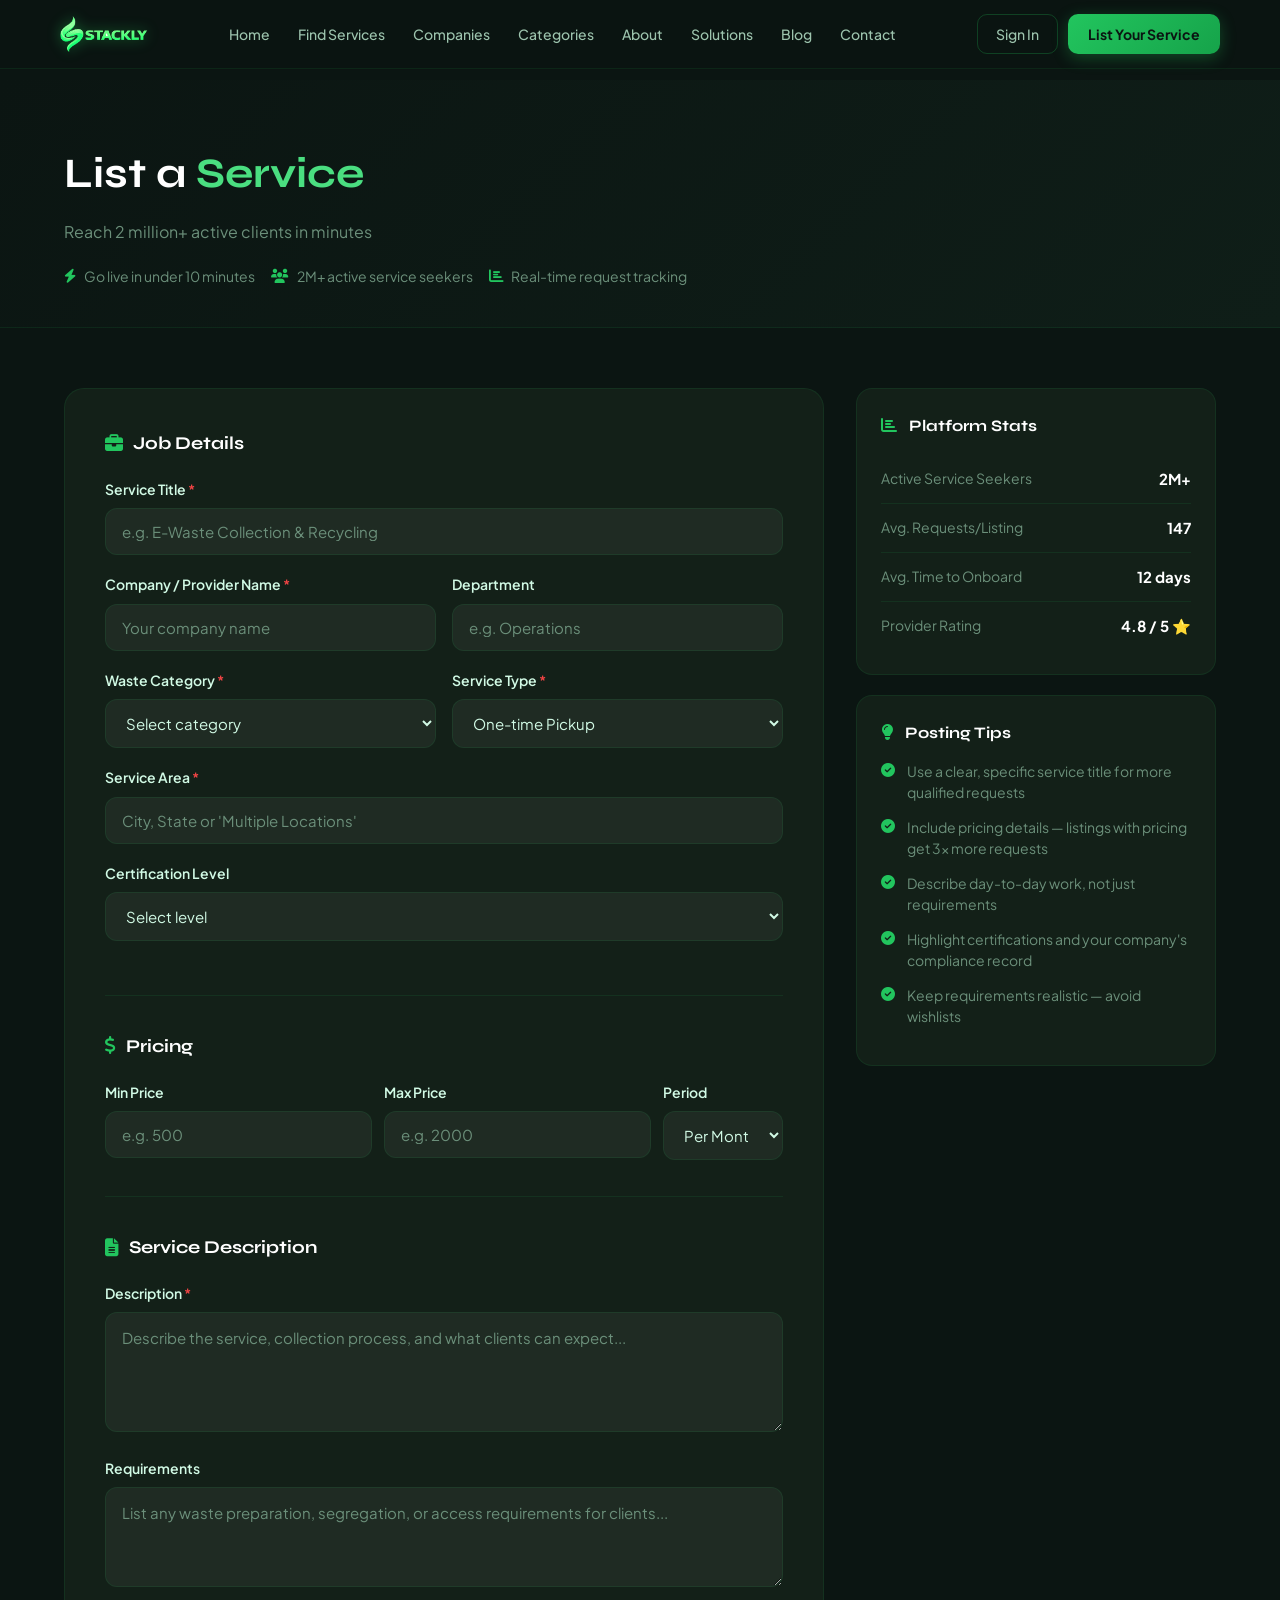
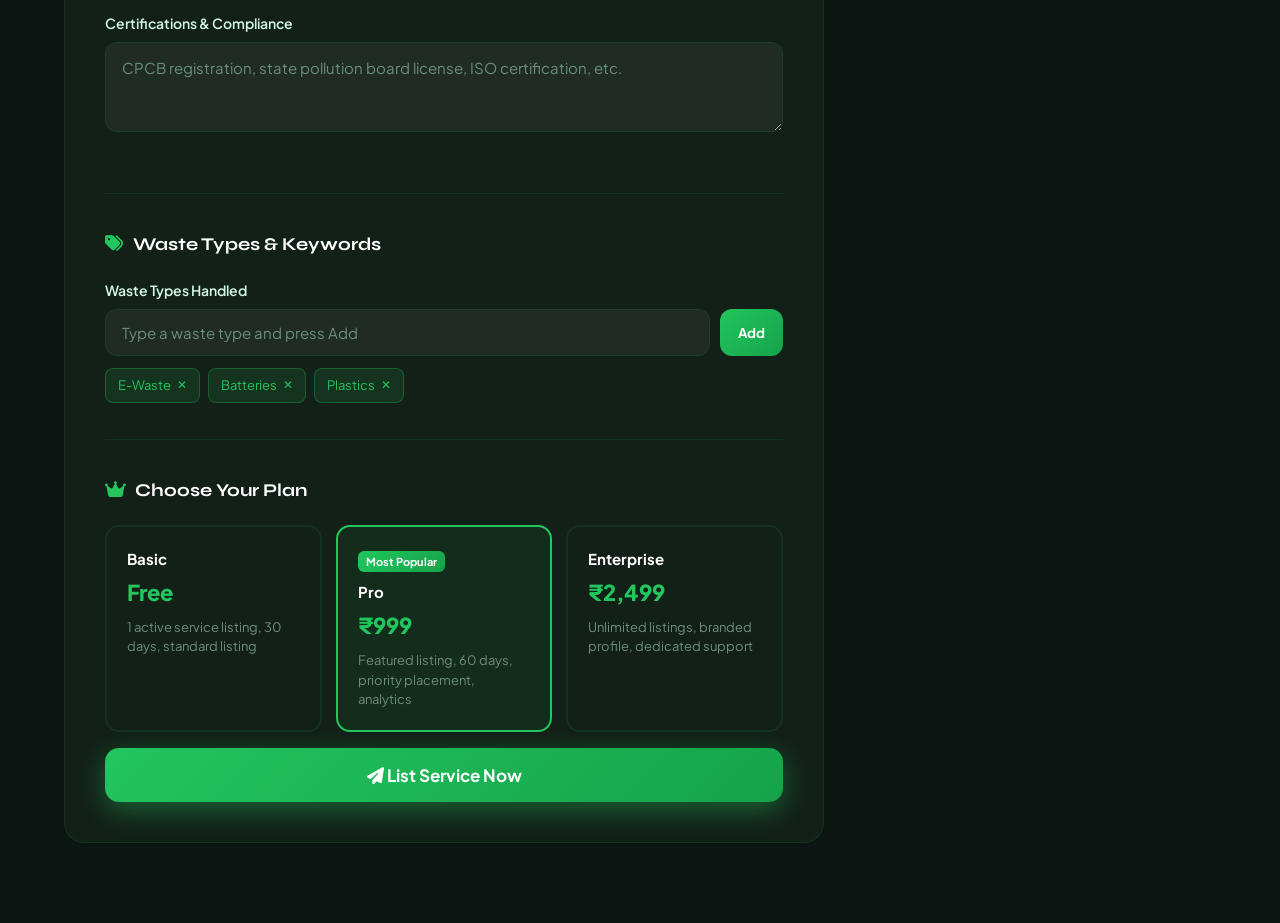
<file: post-job.html>
<!DOCTYPE html>
<html lang="en">
<head>
  <meta charset="UTF-8" />
  <meta name="viewport" content="width=device-width, initial-scale=1.0" />
  <title>List Your Service | Stackly</title>
  <link rel="stylesheet" href="assets/css/style.css" />
  <link href="https://fonts.googleapis.com/css2?family=Plus+Jakarta+Sans:wght@300;400;500;600;700;800;900&family=Syne:wght@700;800;900&display=swap" rel="stylesheet" />
  <link rel="stylesheet" href="https://cdnjs.cloudflare.com/ajax/libs/font-awesome/6.5.0/css/all.min.css" />
  <style>
    .page-wrapper { padding-top: 80px; min-height: 100vh; }
    .page-hero { background: linear-gradient(135deg, var(--dark) 0%, var(--dark2) 100%); padding: 60px 0 40px; border-bottom: 1px solid var(--border); }
    .page-hero h1 { font-family: 'Syne', sans-serif; font-size: clamp(28px,5vw,42px); font-weight: 700; color: #fff; margin-bottom: 12px; }
    .page-hero p { color: var(--text-muted); font-size: 16px; }
    .hero-badges { display: flex; gap: 16px; flex-wrap: wrap; margin-top: 20px; }
    .hero-badge-item { display: flex; align-items: center; gap: 8px; font-size: 14px; color: var(--text-muted); }
    .hero-badge-item i { color: var(--primary); }

    .post-job-section { padding: 60px 0 80px; }
    .post-layout { display: grid; grid-template-columns: 1fr 360px; gap: 32px; align-items: start; }
    @media(max-width:900px){ .post-layout { grid-template-columns: 1fr; } .post-sidebar { order: -1; } }

    .post-form-card { background: var(--card-bg); border: 1px solid var(--border); border-radius: 20px; padding: 40px; }
    .form-section { margin-bottom: 36px; padding-bottom: 36px; border-bottom: 1px solid var(--border); }
    .form-section:last-of-type { border-bottom: none; margin-bottom: 0; padding-bottom: 0; }
    .form-section-title { font-family: 'Syne', sans-serif; font-size: 18px; font-weight: 700; color: #fff; margin-bottom: 20px; display: flex; align-items: center; gap: 10px; }
    .form-section-title i { color: var(--primary); }

    .form-grid-2 { display: grid; grid-template-columns: 1fr 1fr; gap: 16px; }
    @media(max-width:600px){ .form-grid-2 { grid-template-columns: 1fr; } }

    .form-group { margin-bottom: 18px; }
    .form-group label { display: block; font-size: 14px; font-weight: 600; color: var(--text); margin-bottom: 8px; }
    .form-group label span { color: #EF4444; }
    .form-group input, .form-group select, .form-group textarea {
      width: 100%; padding: 13px 16px;
      background: rgba(255,255,255,0.05); border: 1px solid var(--border);
      border-radius: 12px; color: var(--text); font-size: 15px;
      font-family: 'Plus Jakarta Sans', sans-serif; transition: border-color 0.2s; outline: none;
    }
    .form-group input:focus, .form-group select:focus, .form-group textarea:focus { border-color: var(--primary); background: rgba(34,197,94,0.06); }
    .form-group input::placeholder, .form-group textarea::placeholder { color: var(--text-muted); }
    .form-group select option { background: #0f1e18; }
    .form-group textarea { resize: vertical; min-height: 120px; line-height: 1.6; }

    .salary-row { display: grid; grid-template-columns: 1fr 1fr 120px; gap: 12px; }
    @media(max-width:600px){ .salary-row { grid-template-columns: 1fr 1fr; } }

    .skills-input-wrap { display: flex; gap: 10px; }
    .skills-input-wrap input { flex: 1; }
    .skills-input-wrap button { padding: 13px 18px; background: var(--gradient); border: none; border-radius: 12px; color: #fff; font-weight: 700; cursor: pointer; font-family: 'Plus Jakarta Sans', sans-serif; white-space: nowrap; }
    .skills-chips { display: flex; gap: 8px; flex-wrap: wrap; margin-top: 12px; }
    .skill-chip { display: flex; align-items: center; gap: 6px; padding: 6px 12px; background: rgba(34,197,94,0.12); border: 1px solid rgba(34,197,94,0.3); border-radius: 8px; font-size: 13px; color: var(--primary); }
    .skill-chip button { background: none; border: none; cursor: pointer; color: var(--primary); padding: 0; font-size: 12px; }

    .pricing-grid { display: grid; grid-template-columns: repeat(3,1fr); gap: 14px; margin-bottom: 8px; }
    @media(max-width:600px){ .pricing-grid { grid-template-columns: 1fr; } }
    .plan-card { border: 2px solid var(--border); border-radius: 14px; padding: 20px; cursor: pointer; transition: all 0.2s; }
    .plan-card:hover { border-color: rgba(34,197,94,0.4); }
    .plan-card.selected { border-color: var(--primary); background: rgba(34,197,94,0.07); }
    .plan-card h5 { font-size: 15px; font-weight: 700; color: #fff; margin-bottom: 4px; }
    .plan-card .plan-price { font-size: 22px; font-weight: 800; color: var(--primary); margin-bottom: 8px; }
    .plan-card p { font-size: 13px; color: var(--text-muted); line-height: 1.5; }
    .plan-card .popular-badge { background: var(--gradient); color: #fff; font-size: 11px; font-weight: 700; padding: 2px 8px; border-radius: 6px; display: inline-block; margin-bottom: 8px; }

    .btn-submit { width: 100%; padding: 16px; background: var(--gradient); border: none; border-radius: 14px; color: #fff; font-size: 17px; font-weight: 700; font-family: 'Plus Jakarta Sans', sans-serif; cursor: pointer; box-shadow: 0 8px 28px rgba(34,197,94,0.4); transition: all 0.2s; margin-top: 8px; }
    .btn-submit:hover { opacity: 0.9; transform: translateY(-2px); }

    .post-sidebar {}
    .sidebar-card { background: var(--card-bg); border: 1px solid var(--border); border-radius: 16px; padding: 24px; margin-bottom: 20px; }
    .sidebar-card h4 { font-family: 'Syne', sans-serif; font-size: 16px; font-weight: 700; color: #fff; margin-bottom: 16px; }
    .tip-item { display: flex; align-items: flex-start; gap: 12px; margin-bottom: 14px; font-size: 14px; color: var(--text-muted); line-height: 1.5; }
    .tip-item i { color: var(--primary); margin-top: 2px; flex-shrink: 0; }
    .stat-row { display: flex; justify-content: space-between; padding: 12px 0; border-bottom: 1px solid var(--border); }
    .stat-row:last-child { border-bottom: none; }
    .stat-row span:first-child { color: var(--text-muted); font-size: 14px; }
    .stat-row strong { color: #fff; font-size: 15px; }
  </style>
</head>
<body>
  <nav class="navbar" id="navbar">
    <div class="nav-container">
      <a href="index.html" class="nav-logo"><img src="assets/images/logo.webp" alt="Stackly" class="nav-logo-img" /></a>
      <ul class="nav-links">
        <li><a href="index.html">Home</a></li>
        <li><a href="jobs.html">Find Services</a></li>
        <li><a href="companies.html">Companies</a></li>
        <li><a href="categories.html">Categories</a></li>
        <li><a href="about.html">About</a></li>
        <li><a href="services.html">Solutions</a></li>
        <li><a href="blog.html">Blog</a></li>
        <li><a href="contact.html">Contact</a></li>
      </ul>
      <div class="nav-actions">
        <a href="signin.html" class="btn-outline">Sign In</a>
        <a href="post-job.html" class="btn-primary" style="background:var(--gradient)">List Your Service</a>
      </div>
      <button class="hamburger" onclick="document.getElementById('mobileMenu').classList.add('open'); document.body.style.overflow='hidden';">
        <i class="fa-solid fa-bars"></i>
      </button>
    </div>
  </nav>
  <!-- MOBILE MENU -->
  <div class="mobile-menu" id="mobileMenu">
    <div class="mobile-menu-header">
      <a href="index.html" class="mob-logo">
        <img src="assets/images/logo.webp" alt="Stackly" />
      </a>
      <button class="mobile-menu-close" onclick="this.closest('.mobile-menu').classList.remove('open'); document.body.style.overflow='';">
        <i class="fa-solid fa-xmark"></i>
      </button>
    </div>
    <ul>
      <li><a href="index.html"><i class="fa-solid fa-house"></i> Home</a></li>
      <li><a href="jobs.html"><i class="fa-solid fa-magnifying-glass"></i> Find Services</a></li>
      <li><a href="companies.html"><i class="fa-solid fa-building"></i> Companies</a></li>
      <li><a href="categories.html"><i class="fa-solid fa-layer-group"></i> Categories</a></li>
      <li><a href="about.html"><i class="fa-solid fa-info-circle"></i> About</a></li>
      <li><a href="services.html"><i class="fa-solid fa-recycle"></i> Solutions</a></li>
      <li><a href="blog.html"><i class="fa-solid fa-newspaper"></i> Blog</a></li>
      <li><a href="contact.html"><i class="fa-solid fa-envelope"></i> Contact</a></li>
      <li><a href="index.html#how-it-works"><i class="fa-solid fa-circle-info"></i> How It Works</a></li>
      <li><a href="index.html#testimonials"><i class="fa-solid fa-star"></i> Reviews</a></li>
    </ul>
        <div class="mobile-menu-footer">
      <a href="signin.html" class="mob-signin"><i class="fa-solid fa-right-to-bracket"></i> Sign In</a>
      <a href="register.html" class="mob-signup"><i class="fa-solid fa-user-plus"></i> Sign Up</a>
      <a href="post-job.html" class="mob-post"><i class="fa-solid fa-plus"></i> List Your Service</a>
      <button class="mob-logout" onclick="localStorage.removeItem('stackly_user_name'); window.location.href='index.html';"><i class="fa-solid fa-right-from-bracket"></i> Logout</button>
    </div>
  </div>

  <div class="page-wrapper">
    <div class="page-hero">
      <div class="container">
        <h1>List a <span class="accent">Service</span></h1>
        <p>Reach 2 million+ active clients in minutes</p>
        <div class="hero-badges">
          <span class="hero-badge-item"><i class="fa-solid fa-bolt"></i> Go live in under 10 minutes</span>
          <span class="hero-badge-item"><i class="fa-solid fa-users"></i> 2M+ active service seekers</span>
          <span class="hero-badge-item"><i class="fa-solid fa-chart-bar"></i> Real-time request tracking</span>
        </div>
      </div>
    </div>

    <div class="post-job-section">
      <div class="container">
        <div class="post-layout">
          <div class="post-form-card">

            <div class="form-section">
              <h3 class="form-section-title"><i class="fa-solid fa-briefcase"></i> Job Details</h3>
              <div class="form-group">
                <label>Service Title <span>*</span></label>
                <input type="text" placeholder="e.g. E-Waste Collection & Recycling" id="jobTitle" />
              </div>
              <div class="form-grid-2">
                <div class="form-group">
                  <label>Company / Provider Name <span>*</span></label>
                  <input type="text" placeholder="Your company name" />
                </div>
                <div class="form-group">
                  <label>Department</label>
                  <input type="text" placeholder="e.g. Operations" />
                </div>
              </div>
              <div class="form-grid-2">
                <div class="form-group">
                  <label>Waste Category <span>*</span></label>
                  <select>
                    <option>Select category</option>
                    <option>E-Waste</option><option>Industrial / Hazardous</option><option>Biomedical Waste</option>
                    <option>Municipal Solid Waste</option><option>Plastic Recycling</option><option>Organic / Compost</option>
                    <option>Wastewater Treatment</option><option>Other</option>
                  </select>
                </div>
                <div class="form-group">
                  <label>Service Type <span>*</span></label>
                  <select>
                    <option>One-time Pickup</option><option>Scheduled Collection</option><option>On-demand</option>
                    <option>Contract / Bulk</option><option>24/7 Operation</option><option>Consultation</option>
                  </select>
                </div>
              </div>
              <div class="form-group">
                <label>Service Area <span>*</span></label>
                <input type="text" placeholder="City, State or 'Multiple Locations'" />
              </div>
              <div class="form-group">
                <label>Certification Level</label>
                <select>
                  <option>Select level</option>
                  <option>CPCB Certified</option><option>State Pollution Board Certified</option>
                  <option>ISO Certified</option><option>Pending Certification</option>
                </select>
              </div>
            </div>

            <div class="form-section">
              <h3 class="form-section-title"><i class="fa-solid fa-dollar-sign"></i> Pricing</h3>
              <div class="salary-row">
                <div class="form-group" style="margin-bottom:0">
                  <label>Min Price</label>
                  <input type="number" placeholder="e.g. 500" />
                </div>
                <div class="form-group" style="margin-bottom:0">
                  <label>Max Price</label>
                  <input type="number" placeholder="e.g. 2000" />
                </div>
                <div class="form-group" style="margin-bottom:0">
                  <label>Period</label>
                  <select><option>Per Month</option><option>Per kg</option><option>Per Pickup</option><option>Custom Quote</option></select>
                </div>
              </div>
            </div>

            <div class="form-section">
              <h3 class="form-section-title"><i class="fa-solid fa-file-lines"></i> Service Description</h3>
              <div class="form-group">
                <label>Description <span>*</span></label>
                <textarea placeholder="Describe the service, collection process, and what clients can expect..."></textarea>
              </div>
              <div class="form-group">
                <label>Requirements</label>
                <textarea placeholder="List any waste preparation, segregation, or access requirements for clients..." style="min-height:100px"></textarea>
              </div>
              <div class="form-group">
                <label>Certifications & Compliance</label>
                <textarea placeholder="CPCB registration, state pollution board license, ISO certification, etc." style="min-height:90px"></textarea>
              </div>
            </div>

            <div class="form-section">
              <h3 class="form-section-title"><i class="fa-solid fa-tags"></i> Waste Types & Keywords</h3>
              <div class="form-group" style="margin-bottom:0">
                <label>Waste Types Handled</label>
                <div class="skills-input-wrap">
                  <input type="text" id="skillInput" placeholder="Type a waste type and press Add" />
                  <button onclick="addSkill()">Add</button>
                </div>
                <div class="skills-chips" id="skillsChips">
                  <div class="skill-chip">E-Waste <button onclick="removeSkill(this)">✕</button></div>
                  <div class="skill-chip">Batteries <button onclick="removeSkill(this)">✕</button></div>
                  <div class="skill-chip">Plastics <button onclick="removeSkill(this)">✕</button></div>
                </div>
              </div>
            </div>

            <div class="form-section">
              <h3 class="form-section-title"><i class="fa-solid fa-crown"></i> Choose Your Plan</h3>
              <div class="pricing-grid">
                <div class="plan-card" onclick="selectPlan(this)">
                  <h5>Basic</h5>
                  <div class="plan-price">Free</div>
                  <p>1 active service listing, 30 days, standard listing</p>
                </div>
                <div class="plan-card selected" onclick="selectPlan(this)">
                  <div class="popular-badge">Most Popular</div>
                  <h5>Pro</h5>
                  <div class="plan-price">₹999</div>
                  <p>Featured listing, 60 days, priority placement, analytics</p>
                </div>
                <div class="plan-card" onclick="selectPlan(this)">
                  <h5>Enterprise</h5>
                  <div class="plan-price">₹2,499</div>
                  <p>Unlimited listings, branded profile, dedicated support</p>
                </div>
              </div>
            </div>

            <button class="btn-submit" onclick="handlePostJob()">
              <i class="fa-solid fa-paper-plane"></i> List Service Now
            </button>
          </div>

          <aside class="post-sidebar">
            <div class="sidebar-card">
              <h4><i class="fa-solid fa-chart-bar" style="color:var(--primary);margin-right:8px"></i> Platform Stats</h4>
              <div class="stat-row"><span>Active Service Seekers</span><strong>2M+</strong></div>
              <div class="stat-row"><span>Avg. Requests/Listing</span><strong>147</strong></div>
              <div class="stat-row"><span>Avg. Time to Onboard</span><strong>12 days</strong></div>
              <div class="stat-row"><span>Provider Rating</span><strong>4.8 / 5 ⭐</strong></div>
            </div>

            <div class="sidebar-card">
              <h4><i class="fa-solid fa-lightbulb" style="color:var(--primary);margin-right:8px"></i> Posting Tips</h4>
              <div class="tip-item"><i class="fa-solid fa-check-circle"></i> Use a clear, specific service title for more qualified requests</div>
              <div class="tip-item"><i class="fa-solid fa-check-circle"></i> Include pricing details — listings with pricing get 3x more requests</div>
              <div class="tip-item"><i class="fa-solid fa-check-circle"></i> Describe day-to-day work, not just requirements</div>
              <div class="tip-item"><i class="fa-solid fa-check-circle"></i> Highlight certifications and your company's compliance record</div>
              <div class="tip-item"><i class="fa-solid fa-check-circle"></i> Keep requirements realistic — avoid wishlists</div>
            </div>
          </aside>
        </div>
      </div>
    </div>
  </div>

  <script>
    (function() {
      const name = localStorage.getItem('stackly_user_name');
      const signin = document.querySelector('.nav-actions a[href="signin.html"]');
      const mobSignin = document.querySelector('.mob-signin');
      const mobSignup = document.querySelector('.mob-signup');
      const mobLogout = document.querySelector('.mob-logout');
      if (name) {
        if (signin) { signin.textContent = 'Hi, ' + name; signin.href = 'welcome.html'; }
        if (mobSignin) mobSignin.style.display = 'none';
        if (mobSignup) mobSignup.style.display = 'none';
      } else if (mobLogout) {
        mobLogout.style.display = 'none';
      }
    })();

    window.addEventListener('scroll', function() {
      document.getElementById('navbar').classList.toggle('scrolled', window.scrollY > 40);
    });

    function addSkill() {
      const input = document.getElementById('skillInput');
      const val = input.value.trim();
      if (!val) return;
      const chip = document.createElement('div');
      chip.className = 'skill-chip';
      chip.innerHTML = val + ' <button onclick="removeSkill(this)">✕</button>';
      document.getElementById('skillsChips').appendChild(chip);
      input.value = '';
    }
    document.getElementById('skillInput').addEventListener('keydown', function(e) {
      if (e.key === 'Enter') { e.preventDefault(); addSkill(); }
    });

    function removeSkill(btn) { btn.closest('.skill-chip').remove(); }

    function selectPlan(card) {
      document.querySelectorAll('.plan-card').forEach(c => c.classList.remove('selected'));
      card.classList.add('selected');
    }

    function handlePostJob() {
      const title = document.getElementById('jobTitle').value;
      if (!title) { alert('Please enter a service title.'); return; }
      alert('Your service "' + title + '" has been listed successfully! Clients will start requesting it shortly.');
    }
  </script>
</body>
</html>
</file>
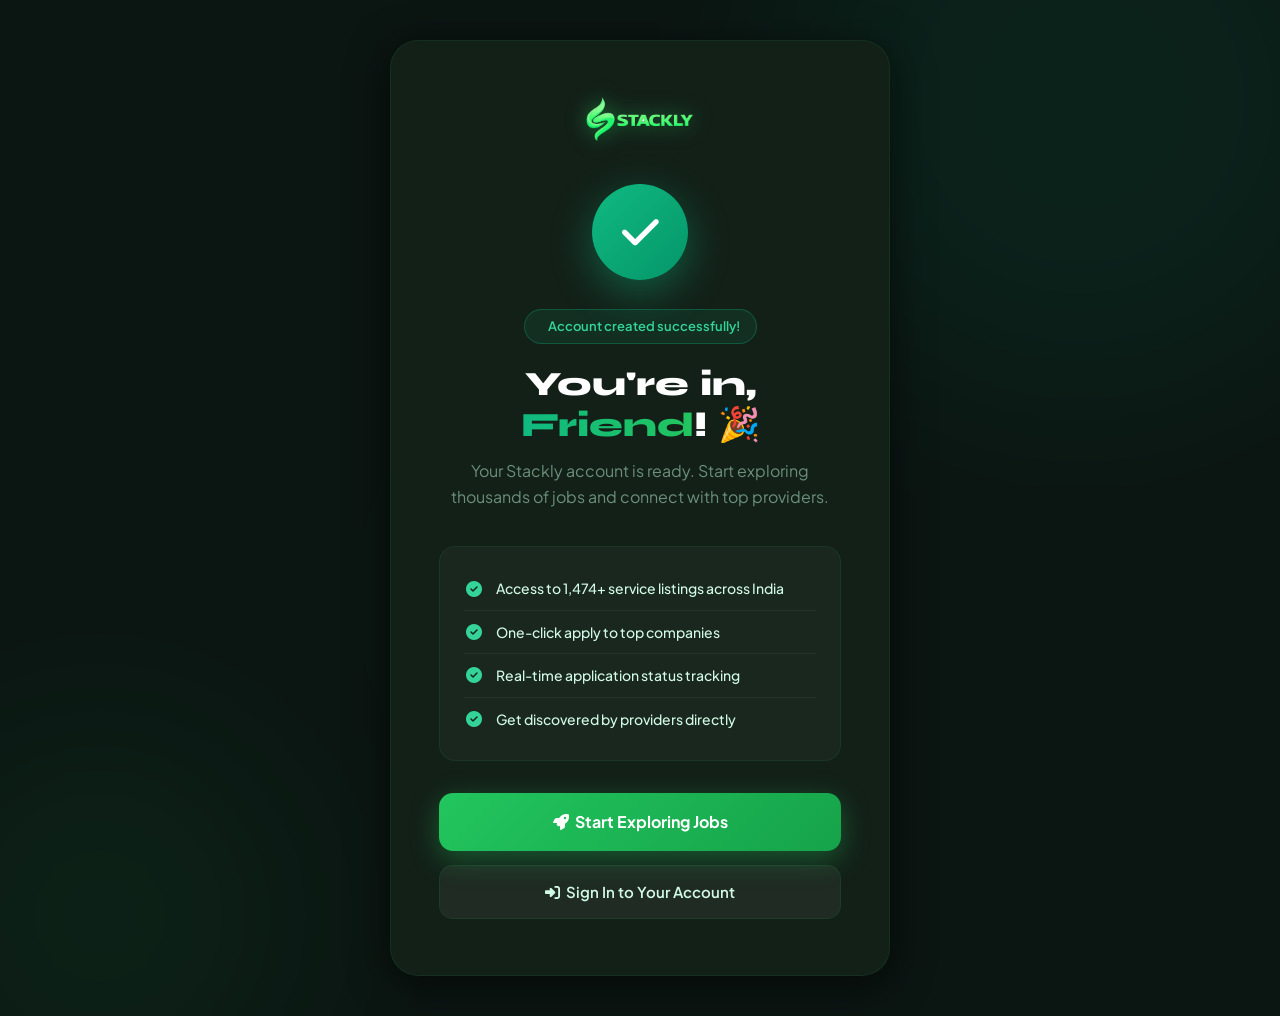
<file: register-success.html>
<!DOCTYPE html>
<html lang="en">
<head>
  <meta charset="UTF-8" />
  <meta name="viewport" content="width=device-width, initial-scale=1.0" />
  <title>Account Created | Stackly</title>
  <link rel="stylesheet" href="assets/css/style.css" />
  <link href="https://fonts.googleapis.com/css2?family=Plus+Jakarta+Sans:wght@300;400;500;600;700;800;900&family=Syne:wght@700;800;900&display=swap" rel="stylesheet" />
  <link rel="stylesheet" href="https://cdnjs.cloudflare.com/ajax/libs/font-awesome/6.5.0/css/all.min.css" />
  <style>
    * { box-sizing: border-box; margin: 0; padding: 0; }

    .success-page {
      min-height: 100vh;
      display: flex;
      align-items: center;
      justify-content: center;
      padding: 40px 24px;
      position: relative;
      overflow: hidden;
    }

    .bg-shape { position: absolute; border-radius: 50%; filter: blur(100px); pointer-events: none; }
    .bg-shape-1 { width: 600px; height: 600px; background: #10b981; opacity: 0.08; top: -200px; right: -100px; }
    .bg-shape-2 { width: 400px; height: 400px; background: #22c55e; opacity: 0.07; bottom: -100px; left: -100px; }
    .bg-shape-3 { width: 280px; height: 280px; background: #16a34a; opacity: 0.06; top: 45%; left: 35%; }

    .success-card {
      background: var(--card-bg);
      border: 1px solid var(--border);
      border-radius: 28px;
      padding: 56px 48px;
      width: 100%;
      max-width: 500px;
      position: relative;
      z-index: 1;
      box-shadow: var(--shadow);
      text-align: center;
      animation: cardIn 0.6s cubic-bezier(0.34, 1.56, 0.64, 1) both;
    }

    @keyframes cardIn {
      from { opacity: 0; transform: translateY(32px) scale(0.95); }
      to   { opacity: 1; transform: translateY(0) scale(1); }
    }

    .success-logo { margin-bottom: 36px; }
    .success-logo img {
      height: 44px; width: auto;
      filter: drop-shadow(0 0 10px rgba(34,197,94,0.5));
    }

    /* Animated tick circle */
    .tick-circle {
      width: 96px;
      height: 96px;
      border-radius: 50%;
      background: linear-gradient(135deg, #10b981, #059669);
      display: flex;
      align-items: center;
      justify-content: center;
      margin: 0 auto 28px;
      box-shadow: 0 12px 40px rgba(16,185,129,0.4);
      animation: tickPop 0.6s 0.2s cubic-bezier(0.34, 1.56, 0.64, 1) both;
      font-size: 42px;
      color: #fff;
    }

    @keyframes tickPop {
      from { opacity: 0; transform: scale(0.3) rotate(-30deg); }
      to   { opacity: 1; transform: scale(1) rotate(0deg); }
    }

    .success-badge {
      display: inline-flex;
      align-items: center;
      gap: 7px;
      background: rgba(16,185,129,0.1);
      border: 1px solid rgba(16,185,129,0.3);
      border-radius: 999px;
      padding: 6px 16px;
      font-size: 13px;
      font-weight: 600;
      color: #34d399;
      margin-bottom: 20px;
      animation: fadeUp 0.4s 0.4s ease both;
    }

    @keyframes fadeUp {
      from { opacity: 0; transform: translateY(10px); }
      to   { opacity: 1; transform: translateY(0); }
    }

    .success-title {
      font-family: 'Syne', sans-serif;
      font-size: 34px;
      font-weight: 800;
      color: #fff;
      line-height: 1.2;
      margin-bottom: 12px;
      animation: fadeUp 0.4s 0.5s ease both;
    }

    .name-highlight {
      background: linear-gradient(90deg, #10b981, #22c55e);
      -webkit-background-clip: text;
      -webkit-text-fill-color: transparent;
      background-clip: text;
    }

    .success-sub {
      color: var(--text-muted);
      font-size: 16px;
      line-height: 1.65;
      margin-bottom: 36px;
      animation: fadeUp 0.4s 0.6s ease both;
    }

    /* Feature checklist */
    .feature-list {
      background: rgba(255,255,255,0.03);
      border: 1px solid var(--border);
      border-radius: 16px;
      padding: 20px 24px;
      margin-bottom: 32px;
      text-align: left;
      animation: fadeUp 0.4s 0.65s ease both;
    }
    .feature-item {
      display: flex;
      align-items: center;
      gap: 12px;
      padding: 10px 0;
      font-size: 14px;
      font-weight: 500;
      color: var(--text);
      border-bottom: 1px solid rgba(255,255,255,0.05);
    }
    .feature-item:last-child { border-bottom: none; }
    .feature-item i {
      color: #34d399;
      font-size: 16px;
      flex-shrink: 0;
      width: 20px;
      text-align: center;
    }

    .btn-go {
      display: block;
      width: 100%;
      padding: 16px;
      background: var(--gradient);
      border: none;
      border-radius: 14px;
      color: #fff;
      font-size: 16px;
      font-weight: 700;
      font-family: 'Plus Jakarta Sans', sans-serif;
      cursor: pointer;
      text-decoration: none;
      box-shadow: 0 8px 28px rgba(34,197,94,0.35);
      transition: all 0.2s;
      animation: fadeUp 0.4s 0.75s ease both;
      margin-bottom: 14px;
    }
    .btn-go:hover { opacity: 0.9; transform: translateY(-1px); }

    .btn-signin {
      display: block;
      width: 100%;
      padding: 14px;
      background: rgba(255,255,255,0.05);
      border: 1px solid var(--border);
      border-radius: 14px;
      color: var(--text);
      font-size: 15px;
      font-weight: 600;
      font-family: 'Plus Jakarta Sans', sans-serif;
      cursor: pointer;
      text-decoration: none;
      transition: all 0.2s;
      animation: fadeUp 0.4s 0.8s ease both;
    }
    .btn-signin:hover { background: rgba(255,255,255,0.09); color: #fff; border-color: rgba(255,255,255,0.2); }

    /* Floating particles */
    .particle {
      position: absolute;
      border-radius: 50%;
      animation: floatParticle linear infinite;
      pointer-events: none;
      opacity: 0;
    }
    @keyframes floatParticle {
      0%   { opacity: 0; transform: translateY(0) scale(0); }
      10%  { opacity: 0.7; transform: scale(1); }
      90%  { opacity: 0.5; }
      100% { opacity: 0; transform: translateY(-120px) scale(0.5); }
    }

    @media (max-width: 480px) {
      .success-card { padding: 40px 24px; }
      .success-title { font-size: 27px; }
    }
  </style>
</head>
<body>

  <div class="success-page" id="successPage">
    <div class="bg-shape bg-shape-1"></div>
    <div class="bg-shape bg-shape-2"></div>
    <div class="bg-shape bg-shape-3"></div>

    <div class="success-card">

      <div class="success-logo">
        <a href="index.html">
          <img src="assets/images/logo.webp" alt="Stackly" />
        </a>
      </div>

      <!-- Tick -->
      <div class="tick-circle">
        <i class="fa-solid fa-check"></i>
      </div>

      <!-- Badge -->
      <div class="success-badge">
        <i class="fa-solid fa-party-horn"></i> Account created successfully!
      </div>

      <!-- Title -->
      <h1 class="success-title">
        You're in, <span class="name-highlight" id="userName">Friend</span>! 🎉
      </h1>
      <p class="success-sub">
        Your Stackly account is ready. Start exploring thousands of jobs and connect with top providers.
      </p>

      <!-- What you get -->
      <div class="feature-list">
        <div class="feature-item">
          <i class="fa-solid fa-circle-check"></i>
          <span>Access to 1,474+ service listings across India</span>
        </div>
        <div class="feature-item">
          <i class="fa-solid fa-circle-check"></i>
          <span>One-click apply to top companies</span>
        </div>
        <div class="feature-item">
          <i class="fa-solid fa-circle-check"></i>
          <span>Real-time application status tracking</span>
        </div>
        <div class="feature-item">
          <i class="fa-solid fa-circle-check"></i>
          <span>Get discovered by providers directly</span>
        </div>
      </div>

      <a href="jobs.html" class="btn-go">
        <i class="fa-solid fa-rocket"></i> &nbsp;Start Exploring Jobs
      </a>
      <a href="signin.html" class="btn-signin">
        <i class="fa-solid fa-right-to-bracket"></i> &nbsp;Sign In to Your Account
      </a>

    </div>
  </div>

  <script>
    (function() {
      const params = new URLSearchParams(window.location.search);
      let name = params.get('name') || localStorage.getItem('stackly_user_name') || 'Friend';
      name = name.charAt(0).toUpperCase() + name.slice(1);
      document.getElementById('userName').textContent = name;
      document.title = 'Welcome, ' + name + ' | Stackly';
    })();

    // Spawn rising particles for celebration
    (function() {
      const colors = ['#10b981', '#22c55e', '#34d399', '#16a34a', '#6ee7b7'];
      const page = document.getElementById('successPage');
      for (let i = 0; i < 18; i++) {
        const p = document.createElement('div');
        p.className = 'particle';
        const size = Math.random() * 10 + 4;
        p.style.cssText = `
          width: ${size}px; height: ${size}px;
          background: ${colors[Math.floor(Math.random() * colors.length)]};
          left: ${Math.random() * 100}%;
          bottom: ${Math.random() * 30}%;
          animation-duration: ${3 + Math.random() * 4}s;
          animation-delay: ${Math.random() * 3}s;
        `;
        page.appendChild(p);
      }
    })();
  </script>
</body>
</html>
</file>
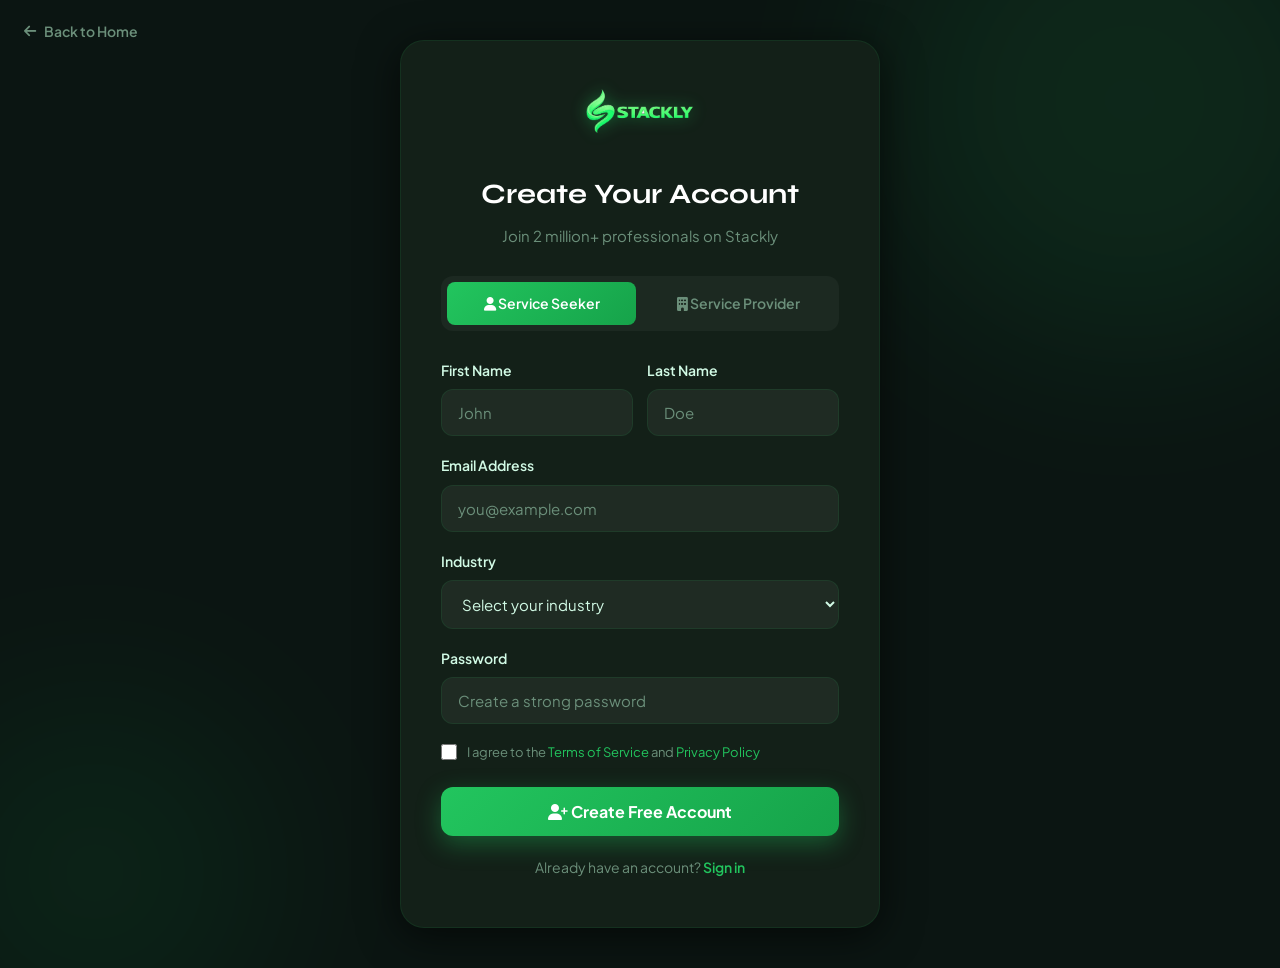
<file: register.html>
<!DOCTYPE html>
<html lang="en">
<head>
  <meta charset="UTF-8" />
  <meta name="viewport" content="width=device-width, initial-scale=1.0" />
  <title>Create Account | Stackly</title>
  <link rel="stylesheet" href="assets/css/style.css" />
  <link href="https://fonts.googleapis.com/css2?family=Plus+Jakarta+Sans:wght@300;400;500;600;700;800;900&family=Syne:wght@700;800;900&display=swap" rel="stylesheet" />
  <link rel="stylesheet" href="https://cdnjs.cloudflare.com/ajax/libs/font-awesome/6.5.0/css/all.min.css" />
  <style>
    .auth-page {
      min-height: 100vh;
      display: flex;
      align-items: center;
      justify-content: center;
      padding: 40px 24px;
      position: relative;
      overflow: hidden;
    }
    .auth-page .shape { position: absolute; border-radius: 50%; filter: blur(90px); opacity: 0.1; }
    .auth-page .shape-1 { width: 500px; height: 500px; background: #22c55e; top: -150px; right: -100px; }
    .auth-page .shape-2 { width: 350px; height: 350px; background: #16a34a; bottom: -80px; left: -80px; }

    .auth-card {
      background: var(--card-bg);
      border: 1px solid var(--border);
      border-radius: 24px;
      padding: 48px 40px;
      width: 100%;
      max-width: 480px;
      position: relative;
      z-index: 1;
      box-shadow: var(--shadow);
    }
    .auth-logo { text-align: center; margin-bottom: 32px; }
    .auth-logo img { height: 44px; width: auto; filter: drop-shadow(0 0 8px rgba(34,197,94,0.45)); }
    .auth-title { font-family: 'Syne', sans-serif; font-size: 28px; font-weight: 700; color: #fff; text-align: center; margin-bottom: 8px; }
    .auth-sub { color: var(--text-muted); text-align: center; margin-bottom: 28px; font-size: 15px; }

    .role-tabs { display: flex; gap: 8px; margin-bottom: 28px; background: rgba(255,255,255,0.04); padding: 6px; border-radius: 12px; }
    .role-tab {
      flex: 1; padding: 10px; text-align: center; border-radius: 8px;
      color: var(--text-muted); font-size: 14px; font-weight: 600; cursor: pointer; transition: all 0.2s;
    }
    .role-tab.active { background: var(--gradient); color: #fff; }

    .form-row-2 { display: grid; grid-template-columns: 1fr 1fr; gap: 14px; }
    .form-group { margin-bottom: 18px; }
    .form-group label { display: block; font-size: 14px; font-weight: 600; color: var(--text); margin-bottom: 8px; }
    .form-group input, .form-group select {
      width: 100%; padding: 13px 16px;
      background: rgba(255,255,255,0.05); border: 1px solid var(--border);
      border-radius: 12px; color: var(--text); font-size: 15px;
      font-family: 'Plus Jakarta Sans', sans-serif; transition: border-color 0.2s; outline: none;
    }
    .form-group select option { background: #0f1e18; color: var(--text); }
    .form-group input:focus, .form-group select:focus { border-color: var(--primary); background: rgba(34,197,94,0.06); }
    .form-group input::placeholder { color: var(--text-muted); }

    .terms { display: flex; align-items: flex-start; gap: 10px; margin-bottom: 24px; font-size: 13px; color: var(--text-muted); }
    .terms input[type="checkbox"] { accent-color: var(--primary); width: 16px; height: 16px; flex-shrink: 0; margin-top: 2px; }
    .terms a { color: var(--primary); text-decoration: none; }

    .btn-auth {
      width: 100%; padding: 14px;
      background: var(--gradient); border: none; border-radius: 12px;
      color: #fff; font-size: 16px; font-weight: 700;
      font-family: 'Plus Jakarta Sans', sans-serif; cursor: pointer;
      box-shadow: 0 8px 24px rgba(34,197,94,0.35); transition: all 0.2s; margin-bottom: 20px;
    }
    .btn-auth:hover { opacity: 0.9; transform: translateY(-1px); }

    .auth-footer { text-align: center; font-size: 14px; color: var(--text-muted); }
    .auth-footer a { color: var(--primary); font-weight: 600; text-decoration: none; }
    .auth-footer a:hover { text-decoration: underline; }

    .back-home { position: fixed; top: 20px; left: 24px; display: flex; align-items: center; gap: 8px; color: var(--text-muted); text-decoration: none; font-size: 14px; font-weight: 600; z-index: 10; transition: color 0.2s; }
    .back-home:hover { color: var(--primary); }

    @media (max-width: 520px) { .auth-card { padding: 32px 20px; } .form-row-2 { grid-template-columns: 1fr; } }
  </style>
</head>
<body>
  <a href="index.html" class="back-home"><i class="fa-solid fa-arrow-left"></i> Back to Home</a>
  <div class="auth-page">
    <div class="shape shape-1"></div>
    <div class="shape shape-2"></div>
    <div class="auth-card">
      <div class="auth-logo"><a href="index.html"><img src="assets/images/logo.webp" alt="Stackly" /></a></div>
      <h1 class="auth-title">Create Your Account</h1>
      <p class="auth-sub">Join 2 million+ professionals on Stackly</p>

      <div class="role-tabs">
        <div class="role-tab active" onclick="setRole('seeker',this)"><i class="fa-solid fa-user"></i> Service Seeker</div>
        <div class="role-tab" onclick="setRole('service provider',this)"><i class="fa-solid fa-building"></i> Service Provider</div>
      </div>

      <div class="form-row-2">
        <div class="form-group"><label>First Name</label><input type="text" placeholder="John" /></div>
        <div class="form-group"><label>Last Name</label><input type="text" placeholder="Doe" /></div>
      </div>
      <div class="form-group"><label>Email Address</label><input type="email" placeholder="you@example.com" /></div>
      <div class="form-group" id="company-field" style="display:none;"><label>Company Name</label><input type="text" placeholder="Your company" /></div>
      <div class="form-group">
        <label>Industry</label>
        <select>
          <option value="">Select your industry</option>
          <option>Technology</option><option>Finance</option><option>Healthcare</option>
          <option>Design & Creative</option><option>Marketing</option><option>Education</option>
          <option>Logistics</option><option>Legal</option><option>Other</option>
        </select>
      </div>
      <div class="form-group"><label>Password</label><input type="password" placeholder="Create a strong password" /></div>

      <div class="terms">
        <input type="checkbox" id="agree" />
        <label for="agree">I agree to the <a href="#">Terms of Service</a> and <a href="#">Privacy Policy</a></label>
      </div>

      <button class="btn-auth" onclick="handleRegister()">
        <i class="fa-solid fa-user-plus"></i> Create Free Account
      </button>
      <div class="auth-footer">Already have an account? <a href="signin.html">Sign in</a></div>
    </div>
  </div>
  <script>
    function setRole(role, el) {
      document.querySelectorAll('.role-tab').forEach(t => t.classList.remove('active'));
      el.classList.add('active');
      document.getElementById('company-field').style.display = role === 'service provider' ? 'block' : 'none';
    }
    function handleRegister() {
      if (!document.getElementById('agree').checked) {
        alert('Please agree to the Terms of Service.');
        return;
      }
      // Get first name from the form
      const firstNameInput = document.querySelectorAll('.form-group input[type="text"]')[0];
      let name = firstNameInput ? firstNameInput.value.trim() : '';
      if (!name) name = 'Friend';
      localStorage.setItem('stackly_user_name', name);
      window.location.href = 'register-success.html?name=' + encodeURIComponent(name);
    }
  </script>
</body>
</html>
</file>
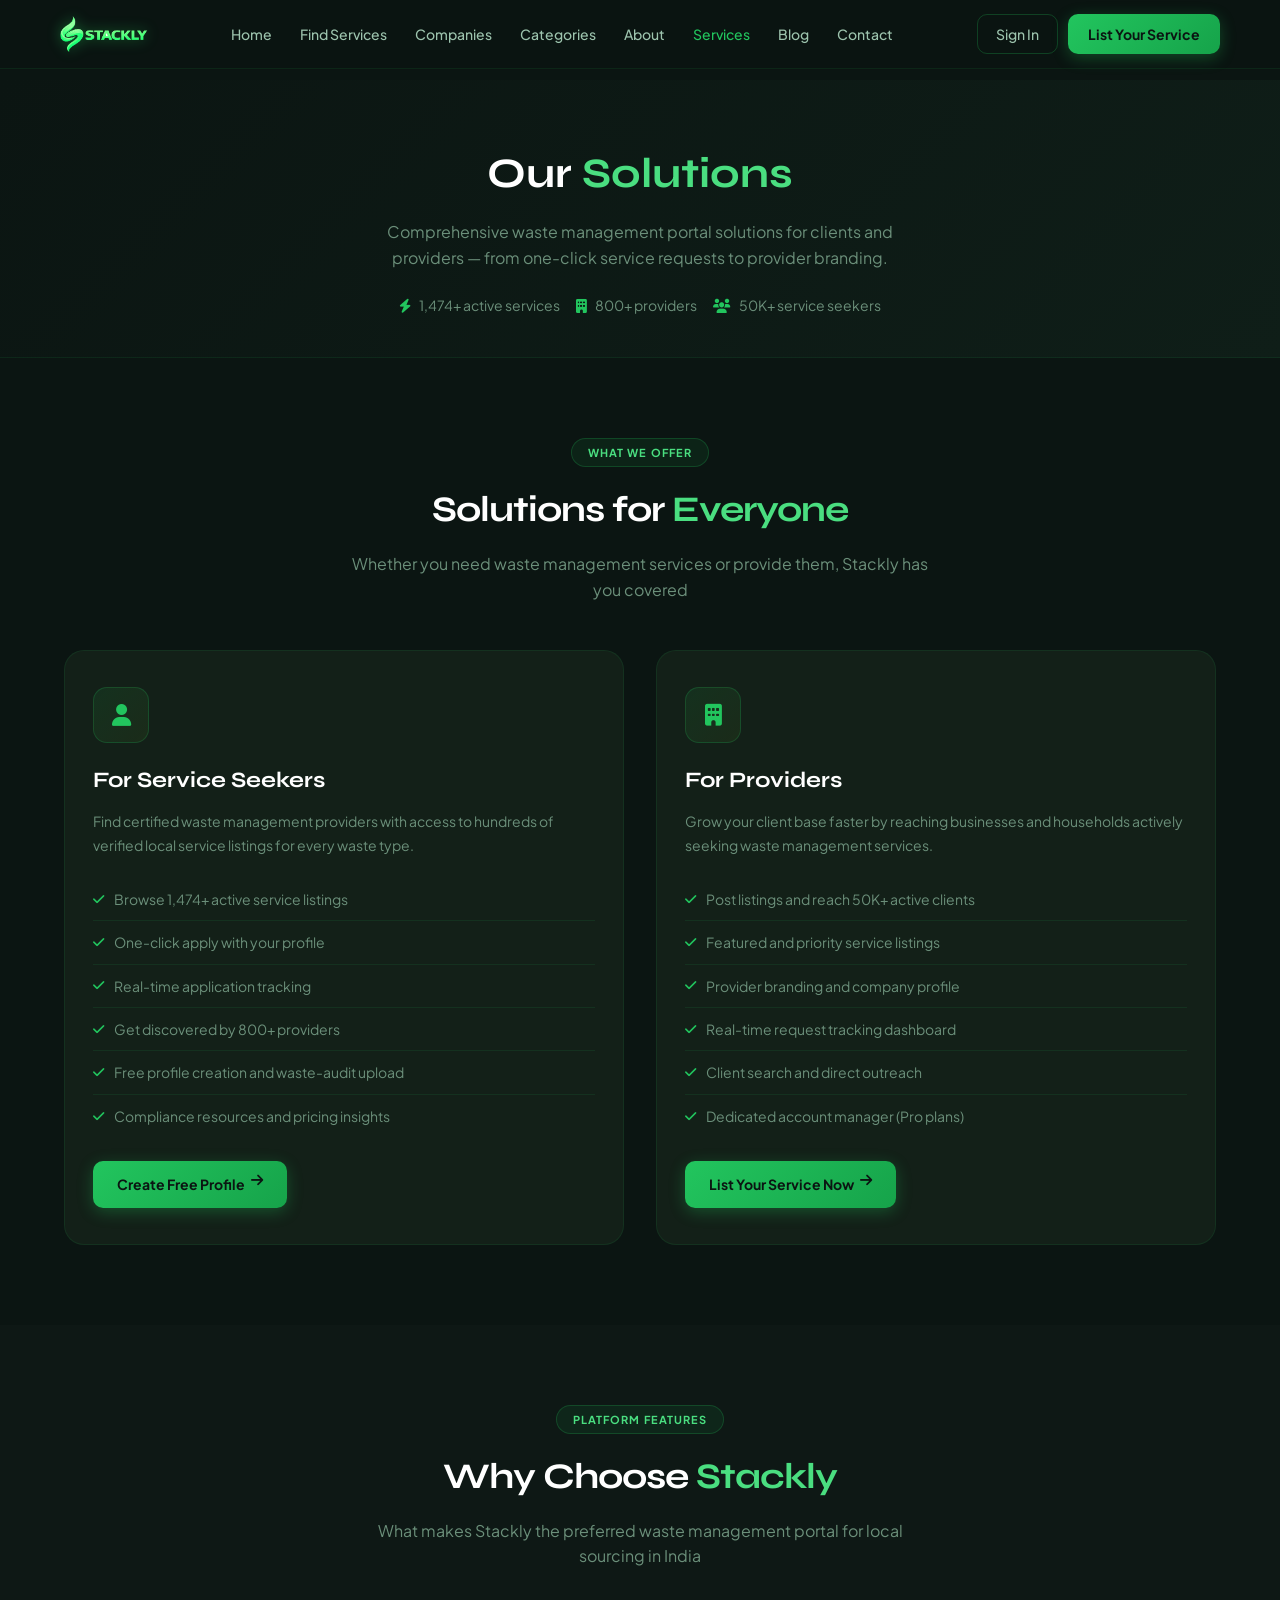
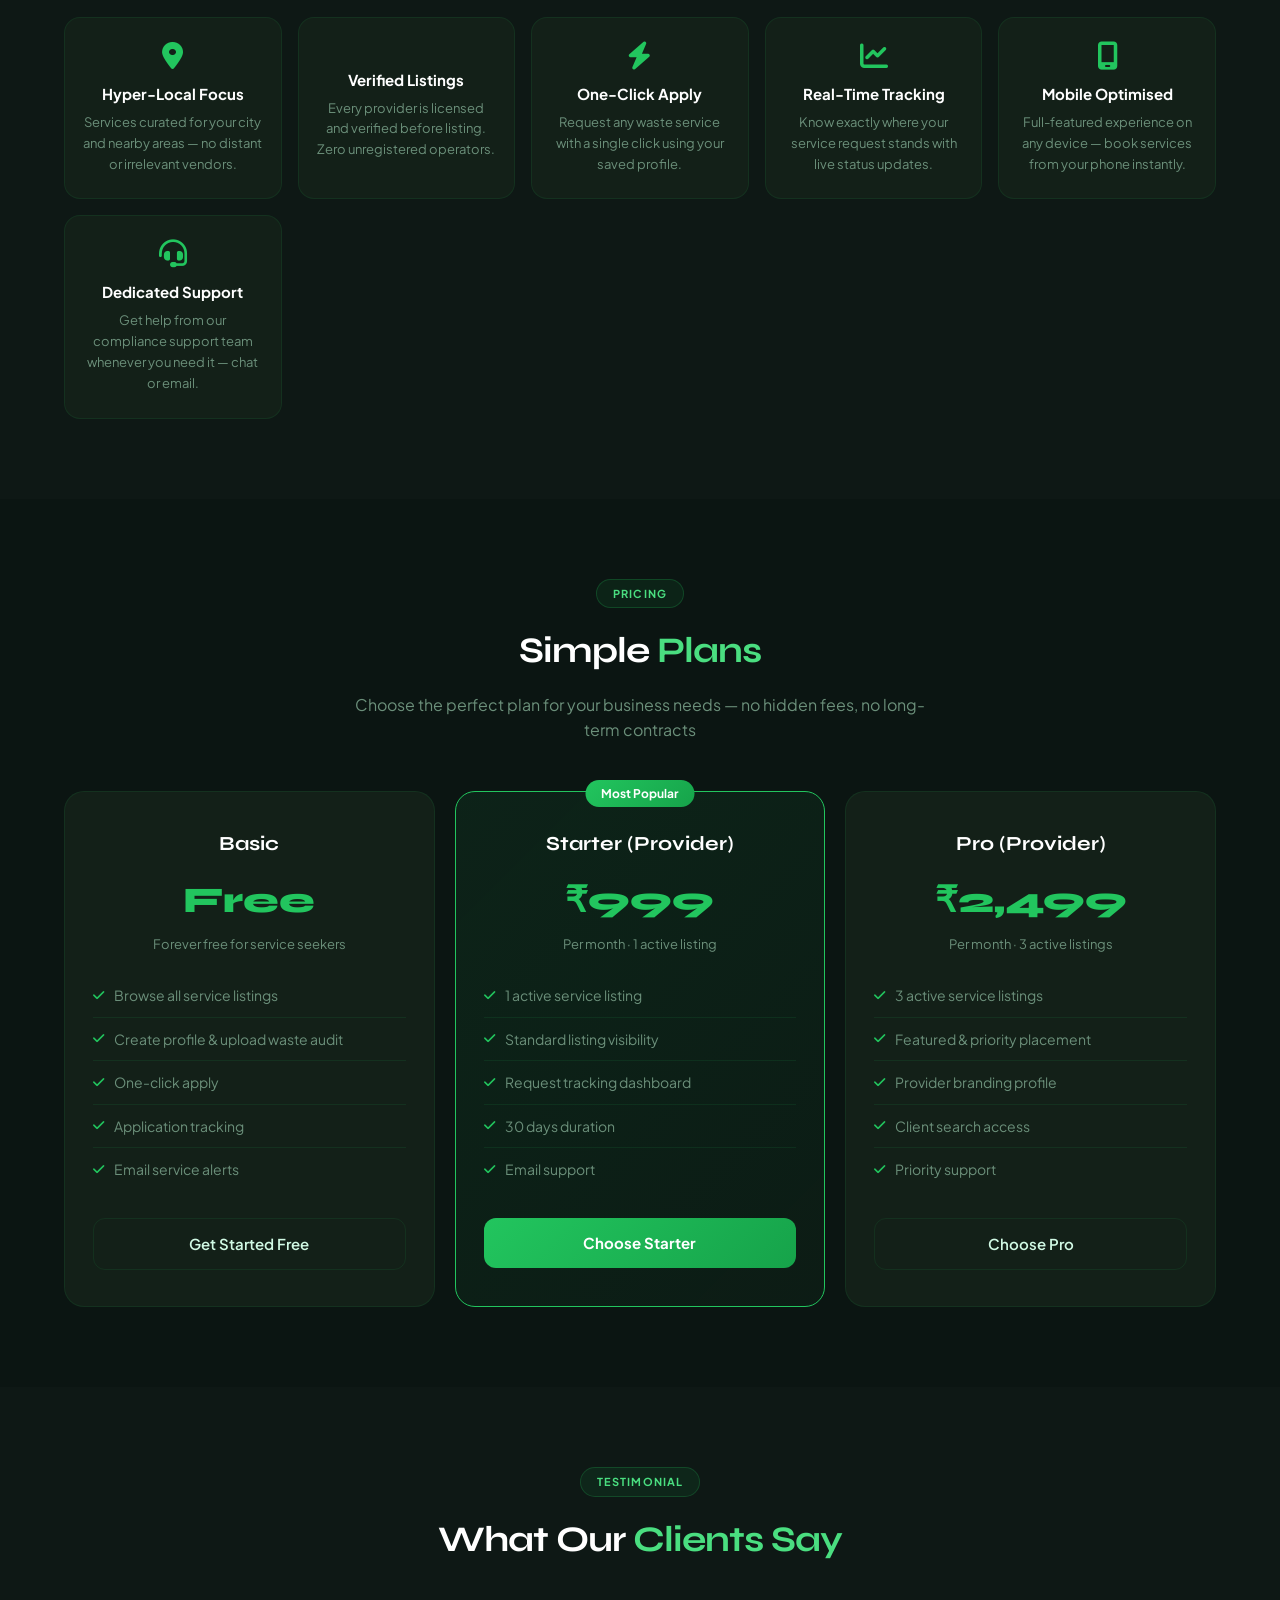
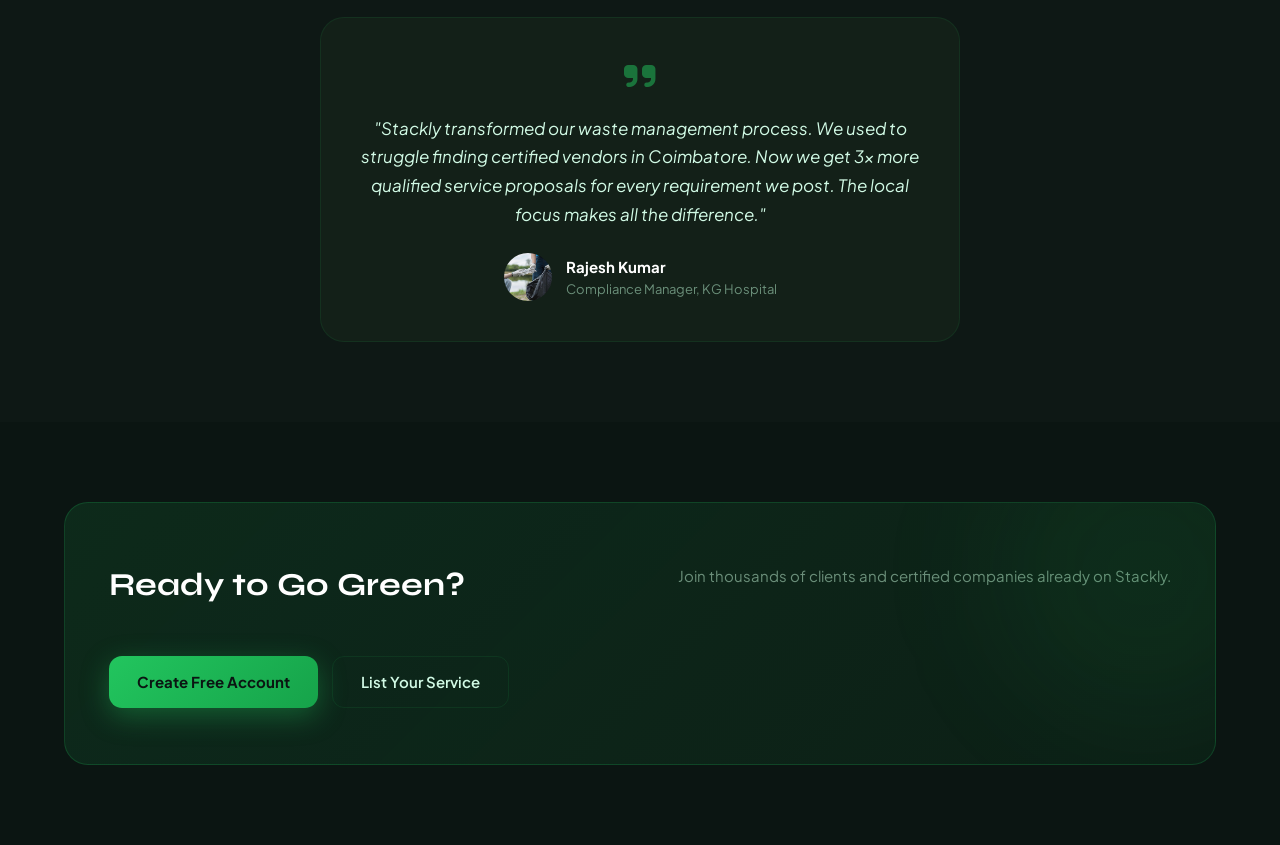
<file: services.html>
<!DOCTYPE html>
<html lang="en">
<head>
  <meta charset="UTF-8" />
  <meta name="viewport" content="width=device-width, initial-scale=1.0" />
  <title>Our Solutions | Stackly — Waste Management Portal Solutions</title>
  <meta name="description" content="Stackly offers service listing, vendor discovery, provider branding and compliance resources for clients and service providers across India." />
  <link rel="stylesheet" href="assets/css/style.css" />
  <link href="https://fonts.googleapis.com/css2?family=Plus+Jakarta+Sans:wght@300;400;500;600;700;800;900&family=Syne:wght@700;800;900&display=swap" rel="stylesheet" />
  <link rel="stylesheet" href="https://cdnjs.cloudflare.com/ajax/libs/font-awesome/6.5.0/css/all.min.css" />
  <style>
    .page-wrapper { padding-top: 80px; min-height: 100vh; }
    .page-hero { background: linear-gradient(135deg, var(--dark) 0%, var(--dark2) 100%); padding: 60px 0 40px; border-bottom: 1px solid var(--border); text-align: center; }
    .page-hero h1 { font-family: 'Syne', sans-serif; font-size: clamp(28px,5vw,42px); font-weight: 700; color: #fff; margin-bottom: 12px; }
    .page-hero p { color: var(--text-muted); font-size: 16px; max-width: 560px; margin: 0 auto; }
    .hero-badges { display: flex; gap: 16px; flex-wrap: wrap; justify-content: center; margin-top: 24px; }
    .hero-badge-item { display: flex; align-items: center; gap: 8px; font-size: 14px; color: var(--text-muted); }
    .hero-badge-item i { color: var(--primary); }

    .section-pad { padding: 80px 0; }
    .alt-bg { background: rgba(255,255,255,0.01); }
    .section-header { text-align: center; margin-bottom: 48px; }
    .section-header h2 { font-family: 'Syne', sans-serif; font-size: clamp(26px,4vw,36px); font-weight: 700; color: #fff; margin-bottom: 12px; }
    .section-header p { color: var(--text-muted); font-size: 16px; max-width: 580px; margin: 0 auto; }

    .service-grid { display: grid; grid-template-columns: repeat(auto-fill, minmax(260px, 1fr)); gap: 20px; }
    .service-card { background: var(--card-bg); border: 1px solid var(--border); border-radius: 20px; padding: 32px 24px; text-align: center; transition: all 0.3s; }
    .service-card:hover { border-color: var(--primary); transform: translateY(-4px); box-shadow: 0 12px 40px rgba(0,0,0,0.4); }
    .service-icon { width: 64px; height: 64px; border-radius: 16px; background: var(--gradient); margin: 0 auto 20px; display: flex; align-items: center; justify-content: center; font-size: 26px; color: #fff; }
    .service-card h3 { font-size: 18px; font-weight: 700; color: #fff; margin-bottom: 10px; }
    .service-card p { font-size: 14px; color: var(--text-muted); line-height: 1.6; margin-bottom: 16px; }
    .service-link { color: var(--primary); font-size: 14px; font-weight: 600; text-decoration: none; display: inline-flex; align-items: center; gap: 6px; }
    .service-link:hover i { transform: translateX(4px); }
    .service-link i { transition: transform 0.2s; }

    .dual-col { display: grid; grid-template-columns: 1fr 1fr; gap: 32px; }
    @media(max-width:768px){ .dual-col { grid-template-columns: 1fr; } }
    .dual-card { background: var(--card-bg); border: 1px solid var(--border); border-radius: 20px; padding: 36px 28px; transition: all 0.3s; }
    .dual-card:hover { border-color: rgba(34,197,94,0.35); }
    .dual-card .dc-icon { width: 56px; height: 56px; border-radius: 14px; background: var(--gradient-soft); border: 1px solid rgba(34,197,94,0.2); display: flex; align-items: center; justify-content: center; font-size: 22px; color: var(--primary); margin-bottom: 20px; }
    .dual-card h3 { font-family: 'Syne', sans-serif; font-size: 22px; font-weight: 700; color: #fff; margin-bottom: 12px; }
    .dual-card p { color: var(--text-muted); font-size: 14px; line-height: 1.7; margin-bottom: 20px; }
    .dual-card ul { list-style: none; margin-bottom: 24px; }
    .dual-card li { display: flex; align-items: center; gap: 10px; padding: 10px 0; border-bottom: 1px solid var(--border); font-size: 14px; color: var(--text-muted); }
    .dual-card li:last-child { border-bottom: none; }
    .dual-card li i { color: var(--primary); font-size: 13px; }

    .pricing-big-grid { display: grid; grid-template-columns: repeat(3, 1fr); gap: 20px; }
    @media(max-width:768px){ .pricing-big-grid { grid-template-columns: 1fr; max-width: 400px; margin: 0 auto; } }
    .pricing-card { background: var(--card-bg); border: 1px solid var(--border); border-radius: 20px; padding: 36px 28px; text-align: center; transition: all 0.3s; position: relative; }
    .pricing-card:hover { border-color: var(--primary); transform: translateY(-4px); }
    .pricing-card.popular { border-color: var(--primary); background: linear-gradient(135deg, rgba(34,197,94,0.08), rgba(34,197,94,0.04)); }
    .popular-tag { position: absolute; top: -12px; left: 50%; transform: translateX(-50%); padding: 4px 16px; background: var(--gradient); border-radius: 99px; color: #fff; font-size: 12px; font-weight: 700; }
    .pricing-card h4 { font-family: 'Syne', sans-serif; font-size: 20px; font-weight: 700; color: #fff; margin-bottom: 12px; }
    .price-amount { font-family: 'Syne', sans-serif; font-size: 36px; font-weight: 800; color: var(--primary); margin-bottom: 4px; }
    .price-period { font-size: 13px; color: var(--text-muted); margin-bottom: 20px; }
    .pricing-card ul { list-style: none; text-align: left; margin-bottom: 28px; }
    .pricing-card li { padding: 10px 0; border-bottom: 1px solid var(--border); font-size: 14px; color: var(--text-muted); display: flex; align-items: center; gap: 10px; }
    .pricing-card li:last-child { border-bottom: none; }
    .pricing-card li i { color: var(--primary); font-size: 13px; }
    .btn-plan { display: block; padding: 13px; background: var(--gradient); border-radius: 12px; color: #fff; font-size: 15px; font-weight: 700; text-decoration: none; transition: all 0.2s; }
    .btn-plan:hover { opacity: 0.9; }
    .btn-plan-outline { display: block; padding: 13px; border: 1px solid var(--border); border-radius: 12px; color: var(--text); font-size: 15px; font-weight: 600; text-decoration: none; transition: all 0.2s; }
    .btn-plan-outline:hover { border-color: var(--primary); color: var(--primary); }

    .features-big-grid { display: grid; grid-template-columns: repeat(auto-fill, minmax(200px, 1fr)); gap: 16px; }
    .feat-card { background: var(--card-bg); border: 1px solid var(--border); border-radius: 16px; padding: 24px 18px; text-align: center; transition: all 0.3s; }
    .feat-card:hover { border-color: var(--primary-light); transform: translateY(-3px); }
    .feat-card i { font-size: 28px; color: var(--primary); margin-bottom: 12px; }
    .feat-card h5 { font-size: 15px; font-weight: 700; color: #fff; margin-bottom: 6px; }
    .feat-card p { font-size: 13px; color: var(--text-muted); }
    @media (max-width: 768px) {
      .features-big-grid { grid-template-columns: repeat(auto-fill, minmax(160px, 1fr)); gap: 12px; }
      .feat-card { padding: 18px 14px; }
    }
    @media (max-width: 640px) {
      .features-big-grid { grid-template-columns: repeat(2, 1fr); gap: 10px; }
      .feat-card { padding: 16px 12px; }
      .feat-card i { font-size: 24px; }
      .feat-card h5 { font-size: 14px; }
      .feat-card p { font-size: 12px; }
    }
  </style>
</head>
<body>
  <nav class="navbar" id="navbar">
    <div class="nav-container">
      <a href="index.html" class="nav-logo"><img src="assets/images/logo.webp" alt="Stackly" class="nav-logo-img" /></a>
      <ul class="nav-links">
        <li><a href="index.html">Home</a></li>
        <li><a href="jobs.html">Find Services</a></li>
        <li><a href="companies.html">Companies</a></li>
        <li><a href="categories.html">Categories</a></li>
        <li><a href="about.html">About</a></li>
        <li><a href="services.html" style="color:var(--primary)">Services</a></li>
        <li><a href="blog.html">Blog</a></li>
        <li><a href="contact.html">Contact</a></li>
      </ul>
      <div class="nav-actions">
        <a href="signin.html" class="btn-outline">Sign In</a>
        <a href="post-job.html" class="btn-primary">List Your Service</a>
      </div>
      <button class="hamburger" onclick="document.getElementById('mobileMenu').classList.add('open'); document.body.style.overflow='hidden';">
        <i class="fa-solid fa-bars"></i>
      </button>
    </div>
  </nav>
  <!-- MOBILE MENU -->
  <div class="mobile-menu" id="mobileMenu">
    <div class="mobile-menu-header">
      <a href="index.html" class="mob-logo"><img src="assets/images/logo.webp" alt="Stackly" /></a>
      <button class="mobile-menu-close" onclick="this.closest('.mobile-menu').classList.remove('open'); document.body.style.overflow='';"><i class="fa-solid fa-xmark"></i></button>
    </div>
    <ul>
      <li><a href="index.html"><i class="fa-solid fa-house"></i> Home</a></li>
      <li><a href="jobs.html"><i class="fa-solid fa-magnifying-glass"></i> Find Services</a></li>
      <li><a href="companies.html"><i class="fa-solid fa-building"></i> Companies</a></li>
      <li><a href="categories.html"><i class="fa-solid fa-layer-group"></i> Categories</a></li>
      <li><a href="about.html"><i class="fa-solid fa-info-circle"></i> About</a></li>
      <li><a href="services.html"><i class="fa-solid fa-recycle"></i> Solutions</a></li>
      <li><a href="blog.html"><i class="fa-solid fa-newspaper"></i> Blog</a></li>
      <li><a href="contact.html"><i class="fa-solid fa-envelope"></i> Contact</a></li>
      <li><a href="index.html#how-it-works"><i class="fa-solid fa-circle-info"></i> How It Works</a></li>
      <li><a href="index.html#testimonials"><i class="fa-solid fa-star"></i> Reviews</a></li>
    </ul>
    <div class="mobile-menu-footer">
      <a href="signin.html" class="mob-signin"><i class="fa-solid fa-right-to-bracket"></i> Sign In</a>
      <a href="register.html" class="mob-signup"><i class="fa-solid fa-user-plus"></i> Sign Up</a>
      <a href="post-job.html" class="mob-post"><i class="fa-solid fa-plus"></i> List Your Service</a>
      <button class="mob-logout" onclick="localStorage.removeItem('stackly_user_name'); window.location.href='index.html';"><i class="fa-solid fa-right-from-bracket"></i> Logout</button>
    </div>
  </div>

  <div class="page-wrapper">
    <!-- SECTION 1: HERO -->
    <div class="page-hero">
      <div class="container">
        <h1>Our <span class="accent">Solutions</span></h1>
        <p>Comprehensive waste management portal solutions for clients and providers — from one-click service requests to provider branding.</p>
        <div class="hero-badges">
          <span class="hero-badge-item"><i class="fa-solid fa-bolt"></i> 1,474+ active services</span>
          <span class="hero-badge-item"><i class="fa-solid fa-building"></i> 800+ providers</span>
          <span class="hero-badge-item"><i class="fa-solid fa-users"></i> 50K+ service seekers</span>
        </div>
      </div>
    </div>

    <!-- SECTION 2: FOR CLIENTS & PROVIDERS -->
    <div class="section-pad">
      <div class="container">
        <div class="section-header">
          <div class="section-badge">What We Offer</div>
          <h2>Solutions for <span class="accent">Everyone</span></h2>
          <p>Whether you need waste management services or provide them, Stackly has you covered</p>
        </div>
        <div class="dual-col">
          <div class="dual-card">
            <div class="dc-icon"><i class="fa-solid fa-user"></i></div>
            <h3>For Service Seekers</h3>
            <p>Find certified waste management providers with access to hundreds of verified local service listings for every waste type.</p>
            <ul>
              <li><i class="fa-solid fa-check"></i> Browse 1,474+ active service listings</li>
              <li><i class="fa-solid fa-check"></i> One-click apply with your profile</li>
              <li><i class="fa-solid fa-check"></i> Real-time application tracking</li>
              <li><i class="fa-solid fa-check"></i> Get discovered by 800+ providers</li>
              <li><i class="fa-solid fa-check"></i> Free profile creation and waste-audit upload</li>
              <li><i class="fa-solid fa-check"></i> Compliance resources and pricing insights</li>
            </ul>
            <a href="register.html" class="btn-primary" style="display:inline-flex;padding:12px 24px;font-size:14px;">Create Free Profile <i class="fa-solid fa-arrow-right" style="margin-left:6px;"></i></a>
          </div>
          <div class="dual-card">
            <div class="dc-icon"><i class="fa-solid fa-building"></i></div>
            <h3>For Providers</h3>
            <p>Grow your client base faster by reaching businesses and households actively seeking waste management services.</p>
            <ul>
              <li><i class="fa-solid fa-check"></i> Post listings and reach 50K+ active clients</li>
              <li><i class="fa-solid fa-check"></i> Featured and priority service listings</li>
              <li><i class="fa-solid fa-check"></i> Provider branding and company profile</li>
              <li><i class="fa-solid fa-check"></i> Real-time request tracking dashboard</li>
              <li><i class="fa-solid fa-check"></i> Client search and direct outreach</li>
              <li><i class="fa-solid fa-check"></i> Dedicated account manager (Pro plans)</li>
            </ul>
            <a href="post-job.html" class="btn-primary" style="display:inline-flex;padding:12px 24px;font-size:14px;">List Your Service Now <i class="fa-solid fa-arrow-right" style="margin-left:6px;"></i></a>
          </div>
        </div>
      </div>
    </div>

    <!-- SECTION 3: KEY FEATURES -->
    <div class="section-pad alt-bg">
      <div class="container">
        <div class="section-header">
          <div class="section-badge">Platform Features</div>
          <h2>Why Choose <span class="accent">Stackly</span></h2>
          <p>What makes Stackly the preferred waste management portal for local sourcing in India</p>
        </div>
        <div class="features-big-grid">
          <div class="feat-card">
            <i class="fa-solid fa-location-dot"></i>
            <h5>Hyper-Local Focus</h5>
            <p>Services curated for your city and nearby areas — no distant or irrelevant vendors.</p>
          </div>
          <div class="feat-card">
            <i class="fa-solid fa-shield-check"></i>
            <h5>Verified Listings</h5>
            <p>Every provider is licensed and verified before listing. Zero unregistered operators.</p>
          </div>
          <div class="feat-card">
            <i class="fa-solid fa-bolt"></i>
            <h5>One-Click Apply</h5>
            <p>Request any waste service with a single click using your saved profile.</p>
          </div>
          <div class="feat-card">
            <i class="fa-solid fa-chart-line"></i>
            <h5>Real-Time Tracking</h5>
            <p>Know exactly where your service request stands with live status updates.</p>
          </div>
          <div class="feat-card">
            <i class="fa-solid fa-mobile-screen"></i>
            <h5>Mobile Optimised</h5>
            <p>Full-featured experience on any device — book services from your phone instantly.</p>
          </div>
          <div class="feat-card">
            <i class="fa-solid fa-headset"></i>
            <h5>Dedicated Support</h5>
            <p>Get help from our compliance support team whenever you need it — chat or email.</p>
          </div>
        </div>
      </div>
    </div>

    <!-- SECTION 4: PRICING PLANS -->
    <div class="section-pad">
      <div class="container">
        <div class="section-header">
          <div class="section-badge">Pricing</div>
          <h2>Simple <span class="accent">Plans</span></h2>
          <p>Choose the perfect plan for your business needs — no hidden fees, no long-term contracts</p>
        </div>
        <div class="pricing-big-grid">
          <div class="pricing-card">
            <h4>Basic</h4>
            <div class="price-amount">Free</div>
            <div class="price-period">Forever free for service seekers</div>
            <ul>
              <li><i class="fa-solid fa-check"></i> Browse all service listings</li>
              <li><i class="fa-solid fa-check"></i> Create profile & upload waste audit</li>
              <li><i class="fa-solid fa-check"></i> One-click apply</li>
              <li><i class="fa-solid fa-check"></i> Application tracking</li>
              <li><i class="fa-solid fa-check"></i> Email service alerts</li>
            </ul>
            <a href="register.html" class="btn-plan-outline">Get Started Free</a>
          </div>
          <div class="pricing-card popular">
            <div class="popular-tag">Most Popular</div>
            <h4>Starter (Provider)</h4>
            <div class="price-amount">₹999</div>
            <div class="price-period">Per month · 1 active listing</div>
            <ul>
              <li><i class="fa-solid fa-check"></i> 1 active service listing</li>
              <li><i class="fa-solid fa-check"></i> Standard listing visibility</li>
              <li><i class="fa-solid fa-check"></i> Request tracking dashboard</li>
              <li><i class="fa-solid fa-check"></i> 30 days duration</li>
              <li><i class="fa-solid fa-check"></i> Email support</li>
            </ul>
            <a href="post-job.html" class="btn-plan">Choose Starter</a>
          </div>
          <div class="pricing-card">
            <h4>Pro (Provider)</h4>
            <div class="price-amount">₹2,499</div>
            <div class="price-period">Per month · 3 active listings</div>
            <ul>
              <li><i class="fa-solid fa-check"></i> 3 active service listings</li>
              <li><i class="fa-solid fa-check"></i> Featured & priority placement</li>
              <li><i class="fa-solid fa-check"></i> Provider branding profile</li>
              <li><i class="fa-solid fa-check"></i> Client search access</li>
              <li><i class="fa-solid fa-check"></i> Priority support</li>
            </ul>
            <a href="post-job.html" class="btn-plan-outline">Choose Pro</a>
          </div>
        </div>
      </div>
    </div>

    <!-- SECTION 5: TESTIMONIAL -->
    <div class="section-pad alt-bg">
      <div class="container">
        <div class="section-header">
          <div class="section-badge">Testimonial</div>
          <h2>What Our <span class="accent">Clients Say</span></h2>
        </div>
        <div style="max-width:640px;margin:0 auto;background:var(--card-bg);border:1px solid var(--border);border-radius:24px;padding:40px 36px;text-align:center;">
          <i class="fa-solid fa-quote-right" style="font-size:36px;color:var(--primary);margin-bottom:20px;opacity:0.5;"></i>
          <p style="font-size:17px;color:var(--text);line-height:1.7;font-style:italic;margin-bottom:24px;">"Stackly transformed our waste management process. We used to struggle finding certified vendors in Coimbatore. Now we get 3x more qualified service proposals for every requirement we post. The local focus makes all the difference."</p>
          <div style="display:flex;align-items:center;justify-content:center;gap:14px;">
            <img src="assets/images/rajesh-kumar-services.jpg" alt="Rajesh Kumar" style="width:48px;height:48px;border-radius:50%;object-fit:cover;" />
            <div style="text-align:left;">
              <strong style="color:#fff;font-size:15px;">Rajesh Kumar</strong>
              <p style="color:var(--text-muted);font-size:13px;">Compliance Manager, KG Hospital</p>
            </div>
          </div>
        </div>
      </div>
    </div>

    <!-- SECTION 6: CTA -->
    <div class="section-pad">
      <div class="container">
        <div class="cta-box" style="background:linear-gradient(135deg,rgba(34,197,94,0.12),rgba(34,197,94,0.06));border:1px solid rgba(34,197,94,0.2);border-radius:24px;padding:56px 44px;text-align:center;">
          <h2 style="font-family:'Syne',sans-serif;font-size:clamp(22px,3.5vw,32px);font-weight:700;color:#fff;margin-bottom:10px;">Ready to Go Green?</h2>
          <p style="color:var(--text-muted);font-size:15px;margin-bottom:28px;">Join thousands of clients and certified companies already on Stackly.</p>
          <div style="display:flex;gap:14px;justify-content:center;flex-wrap:wrap;">
            <a href="register.html" class="btn-primary-lg">Create Free Account</a>
            <a href="post-job.html" class="btn-outline-lg" style="border-color:var(--border);color:var(--text);">List Your Service</a>
          </div>
        </div>
      </div>
    </div>
  </div>

  <script>
    (function() {
      const name = localStorage.getItem('stackly_user_name');
      const signin = document.querySelector('.nav-actions a[href="signin.html"]');
      const mobSignin = document.querySelector('.mob-signin');
      const mobSignup = document.querySelector('.mob-signup');
      const mobLogout = document.querySelector('.mob-logout');
      if (name) {
        if (signin) { signin.textContent = 'Hi, ' + name; signin.href = 'welcome.html'; }
        if (mobSignin) mobSignin.style.display = 'none';
        if (mobSignup) mobSignup.style.display = 'none';
      } else if (mobLogout) { mobLogout.style.display = 'none'; }
    })();
    window.addEventListener('scroll', function() {
      document.getElementById('navbar').classList.toggle('scrolled', window.scrollY > 40);
    });
  </script>
</body>
</html>
</file>
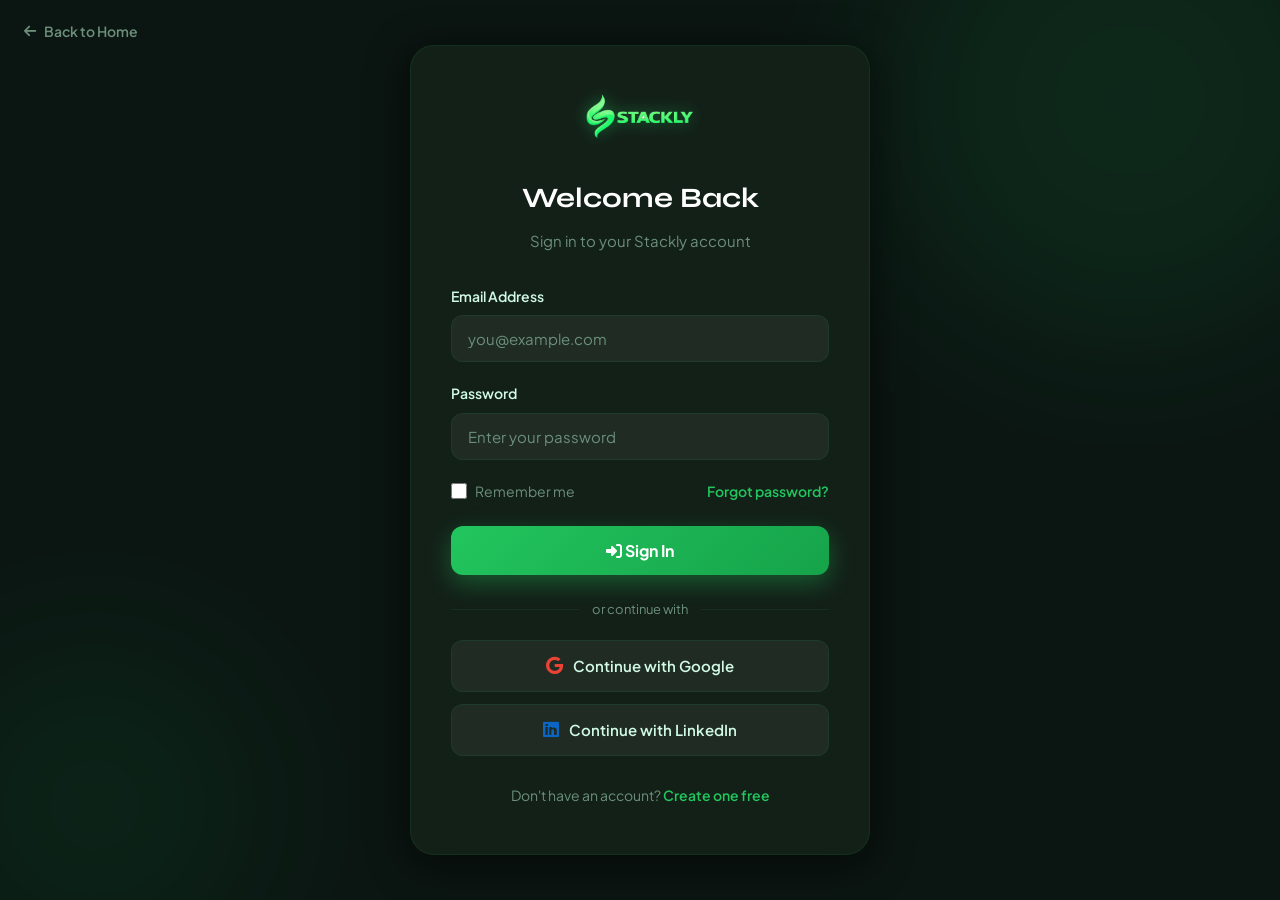
<file: signin.html>
<!DOCTYPE html>
<html lang="en">
<head>
  <meta charset="UTF-8" />
  <meta name="viewport" content="width=device-width, initial-scale=1.0" />
  <title>Sign In | Stackly</title>
  <link rel="stylesheet" href="assets/css/style.css" />
  <link href="https://fonts.googleapis.com/css2?family=Plus+Jakarta+Sans:wght@300;400;500;600;700;800;900&family=Syne:wght@700;800;900&display=swap" rel="stylesheet" />
  <link rel="stylesheet" href="https://cdnjs.cloudflare.com/ajax/libs/font-awesome/6.5.0/css/all.min.css" />
  <style>
    .auth-page {
      min-height: 100vh;
      display: flex;
      align-items: center;
      justify-content: center;
      padding: 40px 24px;
      position: relative;
      overflow: hidden;
    }
    .auth-page .shape { position: absolute; border-radius: 50%; filter: blur(90px); opacity: 0.1; }
    .auth-page .shape-1 { width: 500px; height: 500px; background: #22c55e; top: -150px; right: -100px; }
    .auth-page .shape-2 { width: 350px; height: 350px; background: #16a34a; bottom: -80px; left: -80px; }

    .auth-card {
      background: var(--card-bg);
      border: 1px solid var(--border);
      border-radius: 24px;
      padding: 48px 40px;
      width: 100%;
      max-width: 460px;
      position: relative;
      z-index: 1;
      box-shadow: var(--shadow);
    }
    .auth-logo { text-align: center; margin-bottom: 32px; }
    .auth-logo img { height: 44px; width: auto; filter: drop-shadow(0 0 8px rgba(34,197,94,0.45)); }

    .auth-title {
      font-family: 'Syne', sans-serif;
      font-size: 28px;
      font-weight: 700;
      color: #fff;
      text-align: center;
      margin-bottom: 8px;
    }
    .auth-sub { color: var(--text-muted); text-align: center; margin-bottom: 32px; font-size: 15px; }

    .form-group { margin-bottom: 20px; }
    .form-group label { display: block; font-size: 14px; font-weight: 600; color: var(--text); margin-bottom: 8px; }
    .form-group input {
      width: 100%;
      padding: 13px 16px;
      background: rgba(255,255,255,0.05);
      border: 1px solid var(--border);
      border-radius: 12px;
      color: var(--text);
      font-size: 15px;
      font-family: 'Plus Jakarta Sans', sans-serif;
      transition: border-color 0.2s;
      outline: none;
    }
    .form-group input:focus { border-color: var(--primary); background: rgba(34,197,94,0.06); }
    .form-group input::placeholder { color: var(--text-muted); }

    .form-row { display: flex; justify-content: space-between; align-items: center; margin-bottom: 24px; }
    .remember-me { display: flex; align-items: center; gap: 8px; font-size: 14px; color: var(--text-muted); cursor: pointer; }
    .remember-me input[type="checkbox"] { accent-color: var(--primary); width: 16px; height: 16px; }
    .forgot-link { font-size: 14px; color: var(--primary); text-decoration: none; font-weight: 600; }
    .forgot-link:hover { text-decoration: underline; }

    .btn-auth {
      width: 100%;
      padding: 14px;
      background: var(--gradient);
      border: none;
      border-radius: 12px;
      color: #fff;
      font-size: 16px;
      font-weight: 700;
      font-family: 'Plus Jakarta Sans', sans-serif;
      cursor: pointer;
      box-shadow: 0 8px 24px rgba(34,197,94,0.35);
      transition: all 0.2s;
      margin-bottom: 24px;
    }
    .btn-auth:hover { opacity: 0.9; transform: translateY(-1px); }

    .auth-divider { display: flex; align-items: center; gap: 12px; margin-bottom: 20px; }
    .auth-divider span { flex: 1; height: 1px; background: var(--border); }
    .auth-divider p { color: var(--text-muted); font-size: 13px; white-space: nowrap; }

    .btn-social {
      width: 100%;
      padding: 13px;
      background: rgba(255,255,255,0.05);
      border: 1px solid var(--border);
      border-radius: 12px;
      color: var(--text);
      font-size: 15px;
      font-weight: 600;
      font-family: 'Plus Jakarta Sans', sans-serif;
      cursor: pointer;
      display: flex;
      align-items: center;
      justify-content: center;
      gap: 10px;
      transition: all 0.2s;
      margin-bottom: 12px;
      text-decoration: none;
    }
    .btn-social:hover { background: rgba(255,255,255,0.09); border-color: rgba(255,255,255,0.2); }
    .btn-social i { font-size: 18px; }
    .btn-social.google i { color: #EA4335; }
    .btn-social.linkedin i { color: #0A66C2; }

    .auth-footer { text-align: center; margin-top: 28px; font-size: 14px; color: var(--text-muted); }
    .auth-footer a { color: var(--primary); font-weight: 600; text-decoration: none; }
    .auth-footer a:hover { text-decoration: underline; }

    .back-home {
      position: fixed;
      top: 20px;
      left: 24px;
      display: flex;
      align-items: center;
      gap: 8px;
      color: var(--text-muted);
      text-decoration: none;
      font-size: 14px;
      font-weight: 600;
      z-index: 10;
      transition: color 0.2s;
    }
    .back-home:hover { color: var(--primary); }

    @media (max-width: 480px) {
      .auth-card { padding: 36px 24px; }
    }
  </style>
</head>
<body>
  <a href="index.html" class="back-home"><i class="fa-solid fa-arrow-left"></i> Back to Home</a>

  <div class="auth-page">
    <div class="shape shape-1"></div>
    <div class="shape shape-2"></div>

    <div class="auth-card">
      <div class="auth-logo">
        <a href="index.html">
          <img src="assets/images/logo.webp" alt="Stackly" />
        </a>
      </div>

      <h1 class="auth-title">Welcome Back</h1>
      <p class="auth-sub">Sign in to your Stackly account</p>

      <div class="form-group">
        <label for="email">Email Address</label>
        <input type="email" id="email" placeholder="you@example.com" />
      </div>

      <div class="form-group">
        <label for="password">Password</label>
        <input type="password" id="password" placeholder="Enter your password" />
      </div>

      <div class="form-row">
        <label class="remember-me">
          <input type="checkbox" /> Remember me
        </label>
        <a href="#" class="forgot-link">Forgot password?</a>
      </div>

      <button class="btn-auth" onclick="handleSignIn()">
        <i class="fa-solid fa-right-to-bracket"></i> Sign In
      </button>

      <div class="auth-divider">
        <span></span><p>or continue with</p><span></span>
      </div>

      <a href="#" class="btn-social google">
        <i class="fa-brands fa-google"></i> Continue with Google
      </a>
      <a href="#" class="btn-social linkedin">
        <i class="fa-brands fa-linkedin"></i> Continue with LinkedIn
      </a>

      <div class="auth-footer">
        Don't have an account? <a href="register.html">Create one free</a>
      </div>
    </div>
  </div>

  <script>
    function handleSignIn() {
      const email = document.getElementById('email').value.trim();
      const password = document.getElementById('password').value;
      if (!email || !password) {
        alert('Please fill in all fields.');
        return;
      }

      // Extract first name from email — split on dots/underscores/hyphens/digits
      let raw = email.split('@')[0];
      let name = raw.split(/[._\-0-9]+/)[0].replace(/[^a-zA-Z]/g,'').trim();
      if (!name || name.length < 2) name = raw.replace(/[^a-zA-Z]/g,'').slice(0,12) || 'Friend';
      name = name.charAt(0).toUpperCase() + name.slice(1).toLowerCase();

      // Save name and redirect to welcome page
      localStorage.setItem('stackly_user_name', name);
      window.location.href = 'welcome.html?name=' + encodeURIComponent(name);
    }
  </script>
</body>
</html>
</file>
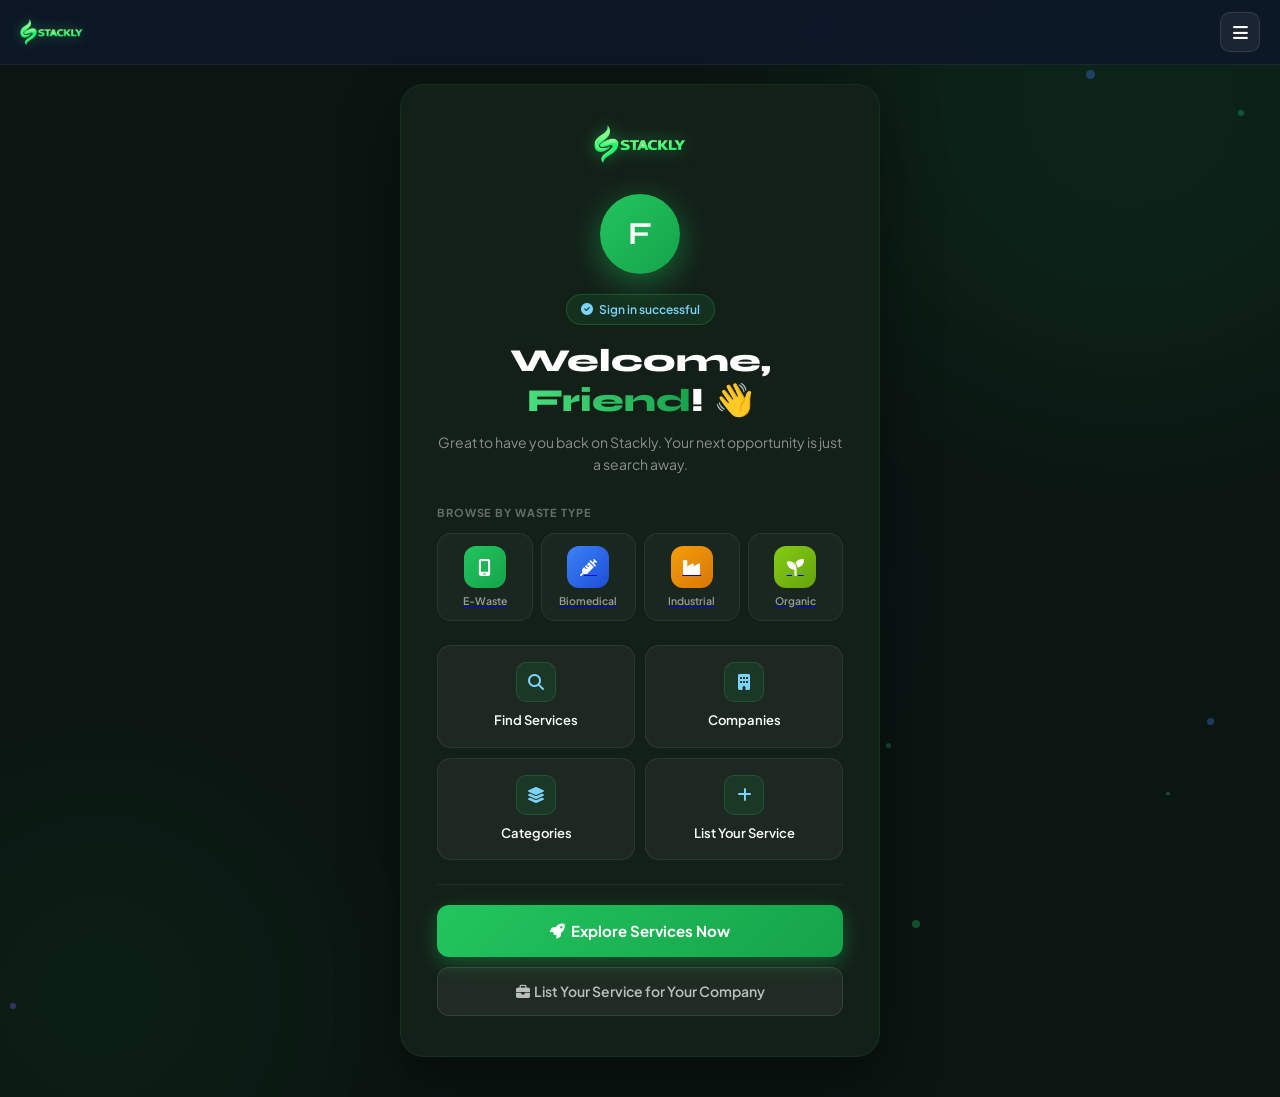
<file: welcome.html>
<!DOCTYPE html>
<html lang="en">
<head>
  <meta charset="UTF-8" />
  <meta name="viewport" content="width=device-width, initial-scale=1.0" />
  <title>Welcome | Stackly</title>
  <link rel="stylesheet" href="assets/css/style.css" />
  <link href="https://fonts.googleapis.com/css2?family=Plus+Jakarta+Sans:wght@300;400;500;600;700;800;900&family=Syne:wght@700;800;900&display=swap" rel="stylesheet" />
  <link rel="stylesheet" href="https://cdnjs.cloudflare.com/ajax/libs/font-awesome/6.5.0/css/all.min.css" />
  <style>
    * { box-sizing: border-box; margin: 0; padding: 0; }

    body { background: var(--dark, #0f172a); }

    /* Top bar — sits above the scrollable content, never overlaps card */
    .top-bar {
      position: fixed;
      top: 0; left: 0; right: 0;
      display: flex;
      align-items: center;
      justify-content: space-between;
      padding: 12px 20px;
      z-index: 100;
      background: rgba(15,23,42,0.85);
      backdrop-filter: blur(10px);
      -webkit-backdrop-filter: blur(10px);
      border-bottom: 1px solid rgba(255,255,255,0.06);
    }
    .top-bar-logo {
      display: flex;
      align-items: center;
      text-decoration: none;
    }
    .top-bar-logo img {
      height: 26px;
      width: auto;
      filter: drop-shadow(0 0 6px rgba(34,197,94,0.5));
    }
    .menu-btn {
      width: 40px;
      height: 40px;
      display: flex;
      align-items: center;
      justify-content: center;
      border-radius: 10px;
      background: rgba(255,255,255,0.06);
      border: 1px solid rgba(255,255,255,0.1);
      color: #fff;
      font-size: 17px;
      cursor: pointer;
      transition: all 0.2s;
      position: relative;
    }
    .menu-btn:hover { background: rgba(255,255,255,0.12); }

    /* Full-screen menu overlay */
    .menu-overlay {
      position: fixed;
      top: 0; left: 0; right: 0; bottom: 0;
      z-index: 9999;
      background: var(--dark, #0f172a);
      display: flex;
      flex-direction: column;
      opacity: 0;
      transform: translateX(100%);
      transition: opacity 0.35s ease, transform 0.35s ease;
      pointer-events: none;
      visibility: hidden;
      overflow-y: auto;
    }
    .menu-overlay.open {
      opacity: 1;
      transform: translateX(0);
      pointer-events: all;
      visibility: visible;
    }
    .menu-overlay-header {
      display: flex;
      align-items: center;
      justify-content: space-between;
      padding: 16px 20px;
      border-bottom: 1px solid rgba(255,255,255,0.08);
      flex-shrink: 0;
    }
    .menu-overlay-header img {
      height: 30px;
      width: auto;
      filter: drop-shadow(0 0 7px rgba(34,197,94,0.5));
    }
    .menu-close-btn {
      width: 40px;
      height: 40px;
      display: flex;
      align-items: center;
      justify-content: center;
      border-radius: 10px;
      background: rgba(34,197,94,0.08);
      border: 1px solid rgba(255,255,255,0.1);
      color: #4ade80;
      font-size: 18px;
      cursor: pointer;
      transition: all 0.2s;
    }
    .menu-close-btn:hover { background: rgba(34,197,94,0.15); }

    .menu-overlay-list {
      list-style: none;
      display: flex;
      flex-direction: column;
      padding: 20px 20px;
      gap: 6px;
      flex: 1;
    }
    .menu-item {
      display: flex;
      align-items: center;
      gap: 14px;
      padding: 14px 16px;
      border-radius: 14px;
      color: rgba(255,255,255,0.85);
      font-size: 16px;
      font-weight: 600;
      font-family: 'Plus Jakarta Sans', sans-serif;
      text-decoration: none;
      cursor: pointer;
      background: none;
      border: 1px solid transparent;
      width: 100%;
      text-align: left;
      transition: all 0.2s;
    }
    .menu-item i {
      width: 36px;
      height: 36px;
      border-radius: 10px;
      background: rgba(34,197,94,0.1);
      border: 1px solid rgba(34,197,94,0.2);
      display: flex;
      align-items: center;
      justify-content: center;
      font-size: 15px;
      color: #4ade80;
      flex-shrink: 0;
    }
    .menu-item:hover { color: #fff; background: rgba(34,197,94,0.06); border-color: rgba(255,255,255,0.08); }
    .menu-item.logout-item { color: #f87171; }
    .menu-item.logout-item i { color: #f87171; background: rgba(239,68,68,0.1); border-color: rgba(239,68,68,0.25); }
    .menu-item.logout-item:hover { background: rgba(239,68,68,0.08); }
    .menu-divider { height: 1px; background: rgba(255,255,255,0.08); margin: 12px 4px; }

    /* Page wrapper — pushed down by topbar height */
    .welcome-page {
      min-height: 100vh;
      display: flex;
      align-items: center;
      justify-content: center;
      padding: 84px 20px 40px; /* top padding = topbar + breathing room */
      position: relative;
      overflow: hidden;
    }

    /* Background shapes */
    .bg-shape { position: absolute; border-radius: 50%; filter: blur(100px); pointer-events: none; }
    .bg-shape-1 { width: 600px; height: 600px; background: #22c55e; opacity: 0.08; top: -200px; right: -150px; }
    .bg-shape-2 { width: 400px; height: 400px; background: #16a34a; opacity: 0.07; bottom: -100px; left: -100px; }
    .bg-shape-3 { width: 300px; height: 300px; background: #3b82f6; opacity: 0.06; top: 40%; left: 40%; }

    /* Card */
    .welcome-card {
      background: var(--card-bg, #1e293b);
      border: 1px solid var(--border, rgba(255,255,255,0.08));
      border-radius: 24px;
      padding: 40px 36px;
      width: 100%;
      max-width: 480px;
      position: relative;
      z-index: 1;
      box-shadow: 0 24px 60px rgba(0,0,0,0.4);
      text-align: center;
      animation: cardIn 0.55s cubic-bezier(0.34, 1.4, 0.64, 1) both;
    }
    @keyframes cardIn {
      from { opacity: 0; transform: translateY(28px) scale(0.96); }
      to   { opacity: 1; transform: translateY(0) scale(1); }
    }

    /* Logo */
    .welcome-logo { margin-bottom: 24px; }
    .welcome-logo img {
      height: 38px; width: auto;
      filter: drop-shadow(0 0 8px rgba(34,197,94,0.5));
    }

    /* Avatar — contained fully inside card */
    .welcome-avatar {
      width: 80px;
      height: 80px;
      border-radius: 50%;
      background: linear-gradient(135deg, #22c55e, #16a34a);
      display: flex;
      align-items: center;
      justify-content: center;
      margin: 0 auto 20px;
      box-shadow: 0 8px 32px rgba(34,197,94,0.45);
      font-size: 32px;
      color: #fff;
      font-family: 'Syne', sans-serif;
      font-weight: 700;
      text-transform: uppercase;
      animation: avatarPop 0.5s 0.2s cubic-bezier(0.34, 1.56, 0.64, 1) both;
      flex-shrink: 0;
    }
    @keyframes avatarPop {
      from { opacity: 0; transform: scale(0.4); }
      to   { opacity: 1; transform: scale(1); }
    }

    /* Badge */
    .welcome-badge {
      display: inline-flex;
      align-items: center;
      gap: 6px;
      background: rgba(34,197,94,0.1);
      border: 1px solid rgba(34,197,94,0.25);
      border-radius: 999px;
      padding: 5px 14px;
      font-size: 12px;
      font-weight: 600;
      color: #7dd3fc;
      margin-bottom: 16px;
      animation: fadeUp 0.4s 0.35s ease both;
    }
    @keyframes fadeUp {
      from { opacity: 0; transform: translateY(8px); }
      to   { opacity: 1; transform: translateY(0); }
    }

    /* Title — responsive font size so long names don't overflow */
    .welcome-title {
      font-family: 'Syne', sans-serif;
      font-size: clamp(22px, 6vw, 32px);
      font-weight: 800;
      color: #fff;
      line-height: 1.25;
      margin-bottom: 10px;
      word-break: break-word;
      animation: fadeUp 0.4s 0.45s ease both;
    }
    .name-highlight {
      background: linear-gradient(90deg, #4ade80, #16a34a);
      -webkit-background-clip: text;
      -webkit-text-fill-color: transparent;
      background-clip: text;
    }

    .welcome-sub {
      color: rgba(255,255,255,0.5);
      font-size: 14px;
      line-height: 1.6;
      margin-bottom: 28px;
      animation: fadeUp 0.4s 0.5s ease both;
    }

    /* Quick action grid */
    .quick-actions {
      display: grid;
      grid-template-columns: 1fr 1fr;
      gap: 10px;
      margin-bottom: 24px;
      animation: fadeUp 0.4s 0.6s ease both;
    }
    .action-card {
      background: rgba(255,255,255,0.04);
      border: 1px solid rgba(255,255,255,0.07);
      border-radius: 14px;
      padding: 16px 12px;
      text-decoration: none;
      color: #fff;
      transition: all 0.2s;
      display: flex;
      flex-direction: column;
      align-items: center;
      gap: 8px;
    }
    .action-card:hover {
      background: rgba(34,197,94,0.08);
      border-color: rgba(34,197,94,0.3);
      transform: translateY(-2px);
    }
    .action-card i {
      width: 40px; height: 40px;
      border-radius: 10px;
      background: rgba(34,197,94,0.1);
      border: 1px solid rgba(34,197,94,0.2);
      display: flex; align-items: center; justify-content: center;
      font-size: 16px;
      color: #7dd3fc;
      flex-shrink: 0;
    }
    .action-card span { font-size: 13px; font-weight: 600; }

    /* CTA buttons */
    .btn-explore {
      display: block; width: 100%;
      padding: 14px;
      background: linear-gradient(135deg, #22c55e, #16a34a);
      border: none; border-radius: 12px;
      color: #fff; font-size: 15px; font-weight: 700;
      font-family: 'Plus Jakarta Sans', sans-serif;
      cursor: pointer; text-decoration: none;
      box-shadow: 0 6px 20px rgba(34,197,94,0.35);
      transition: all 0.2s;
      animation: fadeUp 0.4s 0.7s ease both;
      margin-bottom: 10px;
    }
    .btn-explore:hover { opacity: 0.9; transform: translateY(-1px); }

    .btn-post-job {
      display: block; width: 100%;
      padding: 12px;
      background: rgba(255,255,255,0.05);
      border: 1px solid rgba(255,255,255,0.1);
      border-radius: 12px;
      color: rgba(255,255,255,0.7); font-size: 14px; font-weight: 600;
      font-family: 'Plus Jakarta Sans', sans-serif;
      cursor: pointer; text-decoration: none;
      transition: all 0.2s;
      animation: fadeUp 0.4s 0.75s ease both;
    }
    .btn-post-job:hover { background: rgba(255,255,255,0.09); color: #fff; }

    .card-divider { height: 1px; background: rgba(255,255,255,0.07); margin: 20px 0; }

    /* Waste category showcase strip */
    .waste-showcase {
      margin-bottom: 24px;
      animation: fadeUp 0.4s 0.55s ease both;
    }
    .waste-showcase-label {
      font-size: 11px;
      font-weight: 700;
      letter-spacing: 0.08em;
      text-transform: uppercase;
      color: rgba(255,255,255,0.35);
      margin-bottom: 12px;
      text-align: left;
    }
    .waste-showcase-grid {
      display: grid;
      grid-template-columns: repeat(4, 1fr);
      gap: 8px;
    }
    .waste-tile {
      display: flex;
      flex-direction: column;
      align-items: center;
      gap: 7px;
      padding: 12px 4px;
      border-radius: 14px;
      background: rgba(255,255,255,0.03);
      border: 1px solid rgba(255,255,255,0.06);
    }
    .waste-tile-icon {
      width: 42px;
      height: 42px;
      border-radius: 12px;
      display: flex;
      align-items: center;
      justify-content: center;
      font-size: 17px;
      color: #fff;
    }
    .waste-tile span {
      font-size: 10.5px;
      font-weight: 600;
      color: rgba(255,255,255,0.55);
      text-align: center;
      line-height: 1.2;
    }

    /* Confetti */
    .confetti-dot {
      position: absolute; border-radius: 50%;
      animation: floatDot ease-in-out infinite;
      pointer-events: none;
    }
    @keyframes floatDot {
      0%,100% { transform: translateY(0); opacity: 0.5; }
      50% { transform: translateY(-18px); opacity: 0.9; }
    }

    @media (max-width: 400px) {
      .welcome-card { padding: 32px 20px; }
      .top-btn { padding: 7px 12px; font-size: 12px; }
    }
  </style>
</head>
<body>

  <!-- Fixed top bar -->
  <div class="top-bar">
    <a href="index.html" class="top-bar-logo">
      <img src="assets/images/logo.webp" alt="Stackly" />
    </a>
    <button class="menu-btn" onclick="toggleMenu()" id="menuBtn">
      <i class="fa-solid fa-bars" id="menuIcon"></i>
    </button>
  </div>

  <!-- Full-screen menu overlay -->
  <div class="menu-overlay" id="menuOverlay">
    <div class="menu-overlay-header">
      <a href="index.html"><img src="assets/images/logo.webp" alt="Stackly" /></a>
      <button class="menu-close-btn" onclick="toggleMenu()"><i class="fa-solid fa-xmark"></i></button>
    </div>
    <ul class="menu-overlay-list">
      <li><a href="index.html" class="menu-item"><i class="fa-solid fa-house"></i> Home</a></li>
      <li><a href="jobs.html" class="menu-item"><i class="fa-solid fa-magnifying-glass"></i> Find Services</a></li>
      <li><a href="companies.html" class="menu-item"><i class="fa-solid fa-building"></i> Companies</a></li>
      <li><a href="categories.html" class="menu-item"><i class="fa-solid fa-layer-group"></i> Categories</a></li>
      <li><a href="post-job.html" class="menu-item"><i class="fa-solid fa-plus"></i> List Your Service</a></li>
      <li><div class="menu-divider"></div></li>
      <li><button class="menu-item logout-item" onclick="handleLogout()"><i class="fa-solid fa-right-from-bracket"></i> Logout</button></li>
    </ul>
  </div>

  <div class="welcome-page" id="welcomePage">
    <div class="bg-shape bg-shape-1"></div>
    <div class="bg-shape bg-shape-2"></div>
    <div class="bg-shape bg-shape-3"></div>

    <div class="welcome-card">

      <div class="welcome-logo">
        <a href="index.html">
          <img src="assets/images/logo.webp" alt="Stackly" />
        </a>
      </div>

      <div class="welcome-avatar" id="userAvatar">M</div>

      <div class="welcome-badge">
        <i class="fa-solid fa-circle-check"></i> Sign in successful
      </div>

      <h1 class="welcome-title">
        Welcome, <span class="name-highlight" id="userName">Maruthu</span>! 👋
      </h1>
      <p class="welcome-sub">
        Great to have you back on Stackly. Your next opportunity is just a search away.
      </p>

      <div class="waste-showcase">
        <div class="waste-showcase-label">Browse by waste type</div>
        <div class="waste-showcase-grid">
          <a href="categories.html" class="waste-tile">
            <div class="waste-tile-icon" style="background:linear-gradient(135deg,#22c55e,#16a34a);"><i class="fa-solid fa-mobile-screen"></i></div>
            <span>E-Waste</span>
          </a>
          <a href="categories.html" class="waste-tile">
            <div class="waste-tile-icon" style="background:linear-gradient(135deg,#3b82f6,#1d4ed8);"><i class="fa-solid fa-syringe"></i></div>
            <span>Biomedical</span>
          </a>
          <a href="categories.html" class="waste-tile">
            <div class="waste-tile-icon" style="background:linear-gradient(135deg,#f59e0b,#d97706);"><i class="fa-solid fa-industry"></i></div>
            <span>Industrial</span>
          </a>
          <a href="categories.html" class="waste-tile">
            <div class="waste-tile-icon" style="background:linear-gradient(135deg,#84cc16,#65a30d);"><i class="fa-solid fa-seedling"></i></div>
            <span>Organic</span>
          </a>
        </div>
      </div>

      <div class="quick-actions">
        <a href="jobs.html" class="action-card">
          <i class="fa-solid fa-magnifying-glass"></i>
          <span>Find Services</span>
        </a>
        <a href="companies.html" class="action-card">
          <i class="fa-solid fa-building"></i>
          <span>Companies</span>
        </a>
        <a href="categories.html" class="action-card">
          <i class="fa-solid fa-layer-group"></i>
          <span>Categories</span>
        </a>
        <a href="post-job.html" class="action-card">
          <i class="fa-solid fa-plus"></i>
          <span>List Your Service</span>
        </a>
      </div>

      <div class="card-divider"></div>

      <a href="jobs.html" class="btn-explore">
        <i class="fa-solid fa-rocket"></i> &nbsp;Explore Services Now
      </a>
      <a href="post-job.html" class="btn-post-job">
        <i class="fa-solid fa-briefcase"></i> &nbsp;List Your Service for Your Company
      </a>

    </div>
  </div>

  <script>
    (function() {
      const params = new URLSearchParams(window.location.search);
      let raw = params.get('name') || localStorage.getItem('stackly_user_name') || 'Friend';

      // Smart name extraction:
      // 1. Split on dots, underscores, hyphens, digits — take the first meaningful chunk
      // 2. Cap at 14 characters so it never overflows
      let name = raw
        .split(/[._\-0-9]+/)[0]   // take part before any separator/number
        .replace(/[^a-zA-Z]/g, '') // strip anything non-alpha
        .trim();

      if (!name || name.length < 2) name = raw.replace(/[^a-zA-Z]/g, '').slice(0, 12) || 'Friend';

      // Capitalise
      name = name.charAt(0).toUpperCase() + name.slice(1).toLowerCase();

      document.getElementById('userName').textContent = name;
      document.getElementById('userAvatar').textContent = name.charAt(0).toUpperCase();
      document.title = 'Welcome, ' + name + ' | Stackly';
      localStorage.setItem('stackly_user_name', name);
    })();

    function handleLogout() {
      localStorage.removeItem('stackly_user_name');
      window.location.href = 'index.html';
    }

    function toggleMenu() {
      const overlay = document.getElementById('menuOverlay');
      const isOpen = overlay.classList.toggle('open');
      document.body.style.overflow = isOpen ? 'hidden' : '';
    }

    // Floating dots
    (function() {
      const colors = ['#22c55e','#16a34a','#3b82f6','#8b5cf6','#10b981'];
      const page = document.getElementById('welcomePage');
      for (let i = 0; i < 10; i++) {
        const d = document.createElement('div');
        d.className = 'confetti-dot';
        const s = Math.random() * 7 + 3;
        d.style.cssText = `width:${s}px;height:${s}px;background:${colors[i%colors.length]};left:${Math.random()*100}%;top:${Math.random()*100}%;animation-delay:${Math.random()*3}s;animation-duration:${3+Math.random()*3}s;opacity:0.35;`;
        page.appendChild(d);
      }
    })();
  </script>
</body>
</html>
</file>
<file: assets/css/style.css>
/* =============================================
   STACKLY WASTE MANAGEMENT — Main Stylesheet
   Theme: Earth-Green / Deep Forest
   ============================================= */

@import url('https://fonts.googleapis.com/css2?family=Plus+Jakarta+Sans:wght@300;400;500;600;700;800;900&family=Syne:wght@700;800;900&display=swap');

:root {
  /* === BRAND PALETTE === */
  --primary: #22c55e;          /* vibrant leaf green */
  --primary-dark: #16a34a;
  --primary-light: #4ade80;
  --accent: #86efac;            /* soft mint */
  --accent2: #a3e635;           /* lime pop */

  /* === BACKGROUNDS === */
  --dark: #0b1512;              /* deep forest black */
  --dark2: #0f1e18;             /* dark green-black */
  --dark3: #111f1a;
  --card-bg: #132018;           /* forest card */
  --card-border: rgba(34,197,94,0.12);
  --card-hover: rgba(34,197,94,0.06);

  /* === TEXT === */
  --text: #d1fae5;              /* mint white */
  --text-muted: #6b8f7a;
  --text-soft: #9dc4ae;

  /* === BORDERS === */
  --border: rgba(34,197,94,0.1);
  --border-hover: rgba(34,197,94,0.35);

  /* === GRADIENTS === */
  --gradient: linear-gradient(135deg, #22c55e 0%, #16a34a 100%);
  --gradient-warm: linear-gradient(135deg, #22c55e 0%, #a3e635 100%);
  --gradient-soft: linear-gradient(135deg, rgba(34,197,94,0.1) 0%, rgba(163,230,53,0.06) 100%);
  --gradient-hero: linear-gradient(160deg, #0b1512 0%, #0f2d1e 50%, #0b1512 100%);

  /* === MISC === */
  --radius: 18px;
  --radius-sm: 10px;
  --radius-xs: 8px;
  --shadow: 0 8px 40px rgba(0,0,0,0.6);
  --shadow-green: 0 8px 32px rgba(34,197,94,0.25);
  --shadow-card: 0 4px 24px rgba(0,0,0,0.4);
}

*, *::before, *::after { box-sizing: border-box; margin: 0; padding: 0; }
html { scroll-behavior: smooth; }
body {
  font-family: 'Plus Jakarta Sans', sans-serif;
  background: var(--dark);
  color: var(--text);
  overflow-x: hidden;
  line-height: 1.6;
}

.container { max-width: 1200px; margin: 0 auto; padding: 0 24px; }
.accent { color: var(--primary-light); }

/* ══════════════════════════
   LOADER
══════════════════════════ */
#loader {
  position: fixed; inset: 0; z-index: 9999;
  background: var(--dark);
  display: flex; align-items: center; justify-content: center;
  transition: opacity 0.6s ease;
}
#loader.fade-out { opacity: 0; pointer-events: none; }

.loader-content { text-align: center; padding: 0 24px; }
.loader-logo { margin-bottom: 28px; }
.loader-logo-img {
  height: 68px; width: auto; max-width: 240px;
  object-fit: contain;
  animation: floatLogo 2.2s ease infinite;
  filter: drop-shadow(0 0 22px rgba(34,197,94,0.5));
}
@keyframes floatLogo {
  0%, 100% { transform: translateY(0); }
  50% { transform: translateY(-7px); }
}

.loader-tagline {
  color: var(--text-muted); margin-bottom: 32px;
  font-size: 14px; letter-spacing: 0.04em; font-weight: 500;
}
.loader-bar {
  width: 220px; height: 3px;
  background: rgba(34,197,94,0.12);
  border-radius: 99px; overflow: hidden; margin: 0 auto;
}
.loader-progress {
  height: 100%; width: 0%;
  background: var(--gradient);
  border-radius: 99px;
  animation: loadBar 2.2s ease forwards;
}
@keyframes loadBar { to { width: 100%; } }

/* ══════════════════════════
   NAVBAR
══════════════════════════ */
.navbar {
  position: fixed; top: 0; left: 0; right: 0; z-index: 1000;
  padding: 14px 0;
  background: rgba(11,21,18,0.88);
  backdrop-filter: blur(24px);
  border-bottom: 1px solid var(--border);
  transition: all 0.3s ease;
}
.navbar.scrolled { padding: 9px 0; background: rgba(11,21,18,0.97); }

.nav-container {
  max-width: 1200px; margin: 0 auto; padding: 0 20px;
  display: flex; align-items: center; gap: 32px;
}

.nav-logo { display: flex; align-items: center; text-decoration: none; flex-shrink: 0; }
.nav-logo-img {
  height: 36px; width: auto; max-width: 150px; object-fit: contain;
  filter: brightness(1.1) drop-shadow(0 0 7px rgba(34,197,94,0.45));
  transition: filter 0.2s;
}
.nav-logo:hover .nav-logo-img { filter: brightness(1.25) drop-shadow(0 0 14px rgba(34,197,94,0.75)); }

.nav-links { display: flex; list-style: none; gap: 2px; flex: 1; justify-content: center; }
.nav-links a {
  text-decoration: none; color: var(--text-soft);
  padding: 7px 13px; border-radius: 8px; font-size: 14px; font-weight: 500;
  transition: all 0.2s; white-space: nowrap;
}
.nav-links a:hover { color: var(--accent); background: rgba(34,197,94,0.07); }

.nav-actions { display: flex; gap: 10px; align-items: center; flex-shrink: 0; }

.btn-outline {
  padding: 8px 18px; border: 1px solid rgba(34,197,94,0.25);
  border-radius: var(--radius-sm); color: var(--text-soft); background: transparent;
  text-decoration: none; font-size: 14px; font-weight: 500; white-space: nowrap;
  transition: all 0.2s;
}
.btn-outline:hover { background: rgba(34,197,94,0.08); border-color: var(--primary); color: var(--accent); }

.btn-primary {
  padding: 9px 20px;
  background: var(--gradient);
  border-radius: var(--radius-sm); color: #0b1512; border: none;
  text-decoration: none; font-size: 14px; font-weight: 700; white-space: nowrap;
  cursor: pointer; transition: all 0.2s;
  box-shadow: 0 4px 16px rgba(34,197,94,0.3);
}
.btn-primary:hover { transform: translateY(-1px); box-shadow: var(--shadow-green); }

.hamburger {
  display: none; background: none; border: none;
  color: var(--accent); font-size: 22px; cursor: pointer;
  margin-left: auto; padding: 4px 8px;
}

/* ══════════════════════════
   MOBILE MENU
══════════════════════════ */
.mobile-menu {
  position: fixed; top: 0; left: 0; right: 0; bottom: 0;
  z-index: 99999; background: var(--dark);
  flex-direction: column; overflow-y: auto;
  opacity: 0; transform: translateX(100%);
  transition: opacity 0.35s ease, transform 0.35s ease;
  display: flex; pointer-events: none; visibility: hidden;
}
.mobile-menu.open { opacity: 1; transform: translateX(0); pointer-events: all; visibility: visible; }

.mobile-menu-header {
  display: flex; align-items: center; justify-content: space-between;
  padding: 16px 20px; border-bottom: 1px solid var(--border); flex-shrink: 0;
}
.mobile-menu-header .mob-logo img {
  height: 32px; width: auto;
  filter: brightness(1.1) drop-shadow(0 0 7px rgba(34,197,94,0.45));
}
.mobile-menu-close {
  background: rgba(34,197,94,0.08); border: 1px solid var(--border);
  border-radius: 10px; color: var(--accent); font-size: 20px;
  width: 40px; height: 40px;
  display: flex; align-items: center; justify-content: center;
  cursor: pointer; transition: all 0.2s;
}
.mobile-menu-close:hover { background: rgba(34,197,94,0.15); }

.mobile-menu ul {
  list-style: none; display: flex; flex-direction: column;
  padding: 24px 20px; gap: 5px; flex: 1;
}
.mobile-menu li a {
  text-decoration: none; color: var(--text);
  padding: 14px 18px; display: flex; align-items: center; gap: 14px;
  font-weight: 600; font-size: 17px;
  border-radius: 14px; border: 1px solid transparent; transition: all 0.2s;
}
.mobile-menu li a i {
  width: 34px; height: 34px; border-radius: 9px;
  background: var(--gradient-soft); border: 1px solid rgba(34,197,94,0.2);
  display: flex; align-items: center; justify-content: center;
  font-size: 14px; color: var(--primary-light); flex-shrink: 0;
}
.mobile-menu li a:hover { color: var(--accent); background: rgba(34,197,94,0.05); border-color: var(--border); }

.mobile-menu-footer {
  padding: 20px; border-top: 1px solid var(--border);
  display: flex; flex-direction: column; gap: 11px; flex-shrink: 0;
}
.mobile-menu-footer .mob-signin {
  display: block; text-align: center; padding: 14px;
  border: 1px solid rgba(34,197,94,0.2); border-radius: 14px;
  color: var(--text-soft); text-decoration: none; font-size: 15px; font-weight: 600; transition: all 0.2s;
}
.mobile-menu-footer .mob-signin:hover { background: rgba(34,197,94,0.07); }

.mobile-menu-footer .mob-signup {
  display: block; text-align: center; padding: 14px;
  border: 1px solid rgba(34,197,94,0.3); border-radius: 14px;
  color: var(--primary-light); text-decoration: none; font-size: 15px; font-weight: 600;
  background: rgba(34,197,94,0.07); transition: all 0.2s;
}
.mobile-menu-footer .mob-signup:hover { background: rgba(34,197,94,0.15); border-color: var(--primary); }

.mobile-menu-footer .mob-post {
  display: block; text-align: center; padding: 14px;
  background: var(--gradient); border-radius: 14px; color: #0b1512;
  text-decoration: none; font-size: 15px; font-weight: 700;
  box-shadow: 0 6px 20px rgba(34,197,94,0.3); transition: all 0.2s;
}
.mobile-menu-footer .mob-post:hover { transform: translateY(-1px); }

.mobile-menu-footer .mob-logout {
  display: block; width: 100%; text-align: center; padding: 12px;
  border: 1px solid rgba(239,68,68,0.2); border-radius: 14px;
  color: #f87171; background: rgba(239,68,68,0.07);
  font-size: 14px; font-weight: 600; font-family: 'Plus Jakarta Sans', sans-serif;
  cursor: pointer; transition: all 0.2s;
}
.mobile-menu-footer .mob-logout:hover { background: rgba(239,68,68,0.16); }

/* ══════════════════════════
   HERO
══════════════════════════ */
.hero {
  min-height: 100vh;
  display: flex; flex-direction: column; justify-content: center;
  padding: 110px 0 80px;
  position: relative; overflow: hidden;
  background: var(--gradient-hero);
}

/* Organic blob shapes */
.hero-bg-shapes { position: absolute; inset: 0; pointer-events: none; overflow: hidden; }
.shape { position: absolute; border-radius: 50%; filter: blur(100px); opacity: 0.18; }
.shape-1 { width: 700px; height: 700px; background: #22c55e; top: -250px; right: -150px; }
.shape-2 { width: 450px; height: 450px; background: #a3e635; bottom: -120px; left: -120px; opacity: 0.1; }
.shape-3 { width: 280px; height: 280px; background: #16a34a; top: 45%; left: 38%; opacity: 0.12; }

/* Subtle grid overlay */
.hero::after {
  content: '';
  position: absolute; inset: 0; pointer-events: none;
  background-image:
    linear-gradient(rgba(34,197,94,0.04) 1px, transparent 1px),
    linear-gradient(90deg, rgba(34,197,94,0.04) 1px, transparent 1px);
  background-size: 48px 48px;
}

.hero-content { text-align: center; max-width: 800px; margin: 0 auto; position: relative; z-index: 1; }

.hero-badge {
  display: inline-flex; align-items: center; gap: 8px;
  background: rgba(34,197,94,0.1); border: 1px solid rgba(34,197,94,0.28);
  color: var(--primary-light); padding: 7px 18px; border-radius: 99px;
  font-size: 12px; font-weight: 700; margin-bottom: 26px;
  text-transform: uppercase; letter-spacing: 0.07em;
}
.hero-badge i { color: var(--accent2); }

.hero-title {
  font-family: 'Syne', sans-serif;
  font-size: clamp(38px, 7.5vw, 82px);
  font-weight: 900; line-height: 1.05;
  color: #fff; margin-bottom: 22px;
  letter-spacing: -2.5px;
}
.hero-subtitle { font-size: 17px; color: var(--text-muted); margin-bottom: 40px; line-height: 1.7; max-width: 600px; margin-left: auto; margin-right: auto; }

/* Search */
.search-box {
  display: flex; align-items: center;
  background: rgba(19,32,24,0.9); border: 1px solid rgba(34,197,94,0.18);
  border-radius: 18px; overflow: hidden; margin-bottom: 22px;
  backdrop-filter: blur(12px); box-shadow: var(--shadow);
}
.search-field {
  display: flex; align-items: center; gap: 10px;
  padding: 17px 22px; flex: 1; min-width: 0;
}
.search-field i { color: var(--primary); font-size: 15px; flex-shrink: 0; }
.search-field input {
  background: none; border: none; outline: none;
  color: var(--text); font-size: 15px; width: 100%; font-family: 'Plus Jakarta Sans', sans-serif;
}
.search-field input::placeholder { color: var(--text-muted); }
.search-divider { width: 1px; height: 30px; background: var(--border); flex-shrink: 0; }
.search-btn {
  padding: 14px 28px; background: var(--gradient);
  border: none; border-radius: 14px; color: #0b1512; font-size: 14px; font-weight: 700;
  cursor: pointer; margin: 6px; flex-shrink: 0; font-family: 'Plus Jakarta Sans', sans-serif;
  white-space: nowrap; transition: all 0.2s; box-shadow: 0 4px 16px rgba(34,197,94,0.28);
}
.search-btn:hover { transform: translateY(-1px); box-shadow: var(--shadow-green); }

.hero-tags { display: flex; align-items: center; gap: 8px; justify-content: center; flex-wrap: wrap; }
.hero-tags span { color: var(--text-muted); font-size: 13px; font-weight: 600; }
.hero-tags a {
  padding: 5px 15px; background: rgba(34,197,94,0.06);
  border: 1px solid rgba(34,197,94,0.18); border-radius: 99px;
  color: var(--text-soft); text-decoration: none; font-size: 12px; font-weight: 600;
  transition: all 0.2s;
}
.hero-tags a:hover { color: var(--primary-light); border-color: var(--primary); background: rgba(34,197,94,0.12); }

/* Stats */
.hero-stats {
  display: flex; gap: 14px; justify-content: center;
  flex-wrap: wrap; margin-top: 64px; position: relative; z-index: 1;
}
.stat-card {
  background: rgba(19,32,24,0.8); border: 1px solid var(--border);
  border-radius: var(--radius); padding: 22px 26px; text-align: center;
  flex: 1; min-width: 120px; backdrop-filter: blur(10px); transition: all 0.3s;
}
.stat-card:hover { border-color: var(--primary); transform: translateY(-4px); box-shadow: var(--shadow-green); }
.stat-number {
  font-family: 'Syne', sans-serif; font-size: 30px; font-weight: 800;
  background: var(--gradient-warm); -webkit-background-clip: text;
  -webkit-text-fill-color: transparent; background-clip: text;
}
.stat-label { font-size: 12px; color: var(--text-muted); margin-top: 5px; font-weight: 600; text-transform: uppercase; letter-spacing: 0.05em; }

/* ══════════════════════════
   SECTION HEADER
══════════════════════════ */
.section-header { text-align: center; margin-bottom: 52px; }
.section-badge {
  display: inline-block; padding: 5px 16px;
  background: rgba(34,197,94,0.08); border: 1px solid rgba(34,197,94,0.22);
  border-radius: 99px; color: var(--primary-light); font-size: 11px; font-weight: 700;
  text-transform: uppercase; letter-spacing: 0.1em; margin-bottom: 14px;
}
.section-header h2 {
  font-family: 'Syne', sans-serif;
  font-size: clamp(26px, 4vw, 42px); font-weight: 800; margin-bottom: 12px; color: #fff;
  letter-spacing: -1px;
}
.section-header p { color: var(--text-muted); font-size: 16px; }

/* ══════════════════════════
   CATEGORIES
══════════════════════════ */
.categories { padding: 90px 0; }
.categories-grid { display: grid; grid-template-columns: repeat(auto-fit, minmax(185px, 1fr)); gap: 14px; }
.category-card {
  background: var(--card-bg); border: 1px solid var(--card-border);
  border-radius: var(--radius); padding: 28px 18px; text-align: center;
  cursor: pointer; transition: all 0.3s;
}
.category-card:hover { border-color: var(--primary); background: rgba(34,197,94,0.06); transform: translateY(-5px); box-shadow: 0 12px 32px rgba(0,0,0,0.4), 0 0 0 1px rgba(34,197,94,0.2); }
.cat-icon {
  width: 56px; height: 56px; border-radius: 15px;
  background: var(--gradient-soft); border: 1px solid rgba(34,197,94,0.18);
  display: flex; align-items: center; justify-content: center;
  font-size: 22px; color: var(--primary-light); margin: 0 auto 16px;
  transition: all 0.3s;
}
.category-card:hover .cat-icon { background: rgba(34,197,94,0.15); border-color: rgba(34,197,94,0.35); }
.category-card h3 { font-size: 14px; font-weight: 700; color: #fff; margin-bottom: 6px; }
.category-card p { font-size: 12px; color: var(--text-muted); font-weight: 500; }

/* Colored category icon variants — gives each waste type a distinct visual identity */
.cat-icon.ic-ewaste, .cat-big-icon.ic-ewaste { background: linear-gradient(135deg,#22c55e,#16a34a); border-color: transparent; color: #fff; }
.cat-icon.ic-industrial, .cat-big-icon.ic-industrial { background: linear-gradient(135deg,#f59e0b,#d97706); border-color: transparent; color: #fff; }
.cat-icon.ic-municipal, .cat-big-icon.ic-municipal { background: linear-gradient(135deg,#ef4444,#b91c1c); border-color: transparent; color: #fff; }
.cat-icon.ic-biomedical, .cat-big-icon.ic-biomedical { background: linear-gradient(135deg,#3b82f6,#1d4ed8); border-color: transparent; color: #fff; }
.cat-icon.ic-chemical, .cat-big-icon.ic-chemical { background: linear-gradient(135deg,#a855f7,#7e22ce); border-color: transparent; color: #fff; }
.cat-icon.ic-organic, .cat-big-icon.ic-organic { background: linear-gradient(135deg,#84cc16,#65a30d); border-color: transparent; color: #fff; }
.cat-icon.ic-plastic, .cat-big-icon.ic-plastic { background: linear-gradient(135deg,#06b6d4,#0e7490); border-color: transparent; color: #fff; }
.cat-icon.ic-water, .cat-big-icon.ic-water { background: linear-gradient(135deg,#0ea5e9,#0369a1); border-color: transparent; color: #fff; }
.cat-icon.ic-construction, .cat-big-icon.ic-construction { background: linear-gradient(135deg,#78716c,#57534e); border-color: transparent; color: #fff; }
.cat-icon.ic-textile, .cat-big-icon.ic-textile { background: linear-gradient(135deg,#ec4899,#be185d); border-color: transparent; color: #fff; }
.cat-icon.ic-paper, .cat-big-icon.ic-paper { background: linear-gradient(135deg,#eab308,#a16207); border-color: transparent; color: #fff; }
.cat-icon.ic-consult, .cat-big-icon.ic-consult { background: linear-gradient(135deg,#6366f1,#4338ca); border-color: transparent; color: #fff; }
.category-card:hover .cat-icon.ic-ewaste, .category-card:hover .cat-icon.ic-industrial, .category-card:hover .cat-icon.ic-municipal, .category-card:hover .cat-icon.ic-biomedical, .category-card:hover .cat-icon.ic-chemical, .category-card:hover .cat-icon.ic-organic, .category-card:hover .cat-icon.ic-plastic, .category-card:hover .cat-icon.ic-water, .category-card:hover .cat-icon.ic-construction, .category-card:hover .cat-icon.ic-textile, .category-card:hover .cat-icon.ic-paper, .category-card:hover .cat-icon.ic-consult { filter: brightness(1.12); transform: scale(1.05); }

/* ══════════════════════════
   SERVICE CARDS (was "jobs")
══════════════════════════ */
.jobs { padding: 90px 0; background: rgba(34,197,94,0.015); }
.jobs-grid { display: grid; grid-template-columns: repeat(auto-fill, minmax(320px, 1fr)); gap: 18px; }

.job-card {
  background: var(--card-bg); border: 1px solid var(--card-border);
  border-radius: var(--radius); padding: 0;
  transition: all 0.3s; position: relative; overflow: hidden;
}
.job-card-img {
  width: 100%; height: 200px; object-fit: cover; display: block;
  transition: transform 0.35s ease;
}
.job-card:hover .job-card-img { transform: scale(1.04); }
.job-card-body {
  padding: 20px 22px 22px;
  position: relative; z-index: 1;
}
.job-card::before {
  content: ''; position: absolute; inset: 0;
  background: var(--gradient-soft); opacity: 0; transition: opacity 0.3s;
  pointer-events: none;
}
.job-card:hover { border-color: var(--primary); transform: translateY(-4px); box-shadow: 0 16px 48px rgba(0,0,0,0.4), 0 0 0 1px rgba(34,197,94,0.15); }
.job-card:hover::before { opacity: 1; }
.job-card.featured { border-color: rgba(34,197,94,0.3); }

.job-top {
  display: flex; align-items: flex-start; justify-content: space-between;
  margin-bottom: 14px;
}
.company-logo {
  width: 40px; height: 40px; border-radius: 10px;
  display: flex; align-items: center; justify-content: center;
  font-size: 18px; flex-shrink: 0; overflow: hidden;
}
.company-logo img { width: 100%; height: 100%; object-fit: cover; }
/* Waste-themed company colours */
.company-logo.ic-ewaste { background: linear-gradient(135deg,#22c55e,#16a34a); color: #fff; border: 1px solid transparent; }
.company-logo.ic-municipal { background: linear-gradient(135deg,#ef4444,#b91c1c); color: #fff; border: 1px solid transparent; }
.company-logo.ic-hazardous { background: linear-gradient(135deg,#a855f7,#7e22ce); color: #fff; border: 1px solid transparent; }
.company-logo.ic-water { background: linear-gradient(135deg,#0ea5e9,#0369a1); color: #fff; border: 1px solid transparent; }
.company-logo.ic-biomedical { background: linear-gradient(135deg,#3b82f6,#1d4ed8); color: #fff; border: 1px solid transparent; }
.company-logo.ic-plastic { background: linear-gradient(135deg,#06b6d4,#0e7490); color: #fff; border: 1px solid transparent; }
/* Legacy aliases (kept for backward compatibility) */
.company-logo.google { background: rgba(34,197,94,0.15); color: #4ade80; border: 1px solid rgba(34,197,94,0.25); }
.company-logo.meta { background: rgba(163,230,53,0.15); color: #a3e635; border: 1px solid rgba(163,230,53,0.25); }
.company-logo.amazon { background: rgba(16,185,129,0.15); color: #34d399; border: 1px solid rgba(16,185,129,0.25); }
.company-logo.microsoft { background: rgba(132,204,22,0.15); color: #a3e635; border: 1px solid rgba(132,204,22,0.25); }
.company-logo.apple { background: rgba(74,222,128,0.12); color: #86efac; border: 1px solid rgba(74,222,128,0.2); }
.company-logo.netflix { background: rgba(34,197,94,0.1); color: #22c55e; border: 1px solid rgba(34,197,94,0.2); }

.job-badge {
  padding: 4px 11px; border-radius: 99px; font-size: 11px; font-weight: 700;
  background: rgba(34,197,94,0.12); color: var(--primary-light);
  border: 1px solid rgba(34,197,94,0.22);
}
.job-badge.new { background: rgba(163,230,53,0.12); color: #a3e635; border-color: rgba(163,230,53,0.22); }

.job-title { font-size: 16px; font-weight: 700; color: #fff; margin-bottom: 4px; position: relative; z-index: 1; }
.job-company { font-size: 13px; color: var(--text-muted); margin-bottom: 12px; position: relative; z-index: 1; font-weight: 500; }
.job-meta { display: flex; gap: 12px; flex-wrap: wrap; margin-bottom: 10px; position: relative; z-index: 1; }
.job-meta span { font-size: 12px; color: var(--text-muted); display: flex; align-items: center; gap: 4px; font-weight: 500; }
.job-meta span i { color: var(--primary); font-size: 11px; }
.job-salary { font-size: 14px; font-weight: 700; color: var(--accent); margin-bottom: 12px; position: relative; z-index: 1; }
.job-tags { display: flex; gap: 6px; flex-wrap: wrap; margin-bottom: 16px; position: relative; z-index: 1; }
.job-tags span {
  padding: 4px 11px; background: rgba(34,197,94,0.07);
  border: 1px solid rgba(34,197,94,0.15); border-radius: 99px;
  font-size: 11px; color: var(--text-soft); font-weight: 600;
}
.btn-apply {
  display: block; text-align: center; padding: 11px;
  background: var(--gradient); border-radius: 11px;
  color: #0b1512; text-decoration: none; font-size: 14px; font-weight: 700;
  transition: all 0.2s; position: relative; z-index: 1;
  box-shadow: 0 4px 14px rgba(34,197,94,0.2);
}
.btn-apply:hover { transform: translateY(-1px); box-shadow: var(--shadow-green); }

.view-all-wrap { text-align: center; margin-top: 44px; }
.btn-outline-lg {
  display: inline-flex; align-items: center; gap: 8px;
  padding: 13px 28px; border: 1px solid rgba(34,197,94,0.25);
  border-radius: 12px; color: var(--text-soft); text-decoration: none;
  font-size: 15px; font-weight: 600; transition: all 0.2s;
}
.btn-outline-lg:hover { background: rgba(34,197,94,0.07); border-color: var(--primary); color: var(--accent); }
.btn-outline-lg.white { color: #fff; border-color: rgba(255,255,255,0.25); }
.btn-outline-lg.white:hover { background: rgba(255,255,255,0.08); }

/* ══════════════════════════
   HOW IT WORKS
══════════════════════════ */
.how-it-works { padding: 90px 0; }
.steps-grid {
  display: flex; align-items: center; gap: 16px;
  flex-wrap: wrap; justify-content: center;
}
.step-card {
  flex: 1; min-width: 220px; max-width: 280px;
  background: var(--card-bg); border: 1px solid var(--card-border);
  border-radius: var(--radius); padding: 34px 26px; text-align: center; transition: all 0.3s;
}
.step-card:hover { border-color: var(--primary); transform: translateY(-5px); box-shadow: var(--shadow-green); }
.step-number { font-size: 10px; font-weight: 800; color: var(--primary); letter-spacing: 0.15em; margin-bottom: 18px; text-transform: uppercase; }
.step-icon {
  width: 62px; height: 62px; border-radius: 18px;
  background: var(--gradient); margin: 0 auto 20px;
  display: flex; align-items: center; justify-content: center;
  font-size: 24px; color: #0b1512; box-shadow: 0 8px 24px rgba(34,197,94,0.3);
}
.step-card h3 { font-family: 'Syne', sans-serif; font-size: 17px; font-weight: 800; color: #fff; margin-bottom: 10px; }
.step-card p { font-size: 14px; color: var(--text-muted); line-height: 1.75; }
.step-arrow { font-size: 18px; color: rgba(34,197,94,0.4); flex-shrink: 0; }

/* ══════════════════════════
   COMPANIES
══════════════════════════ */
.companies { padding: 90px 0; background: rgba(34,197,94,0.015); }
.companies-grid { display: grid; grid-template-columns: repeat(auto-fill, minmax(160px, 1fr)); gap: 14px; }
.company-card {
  background: var(--card-bg); border: 1px solid var(--card-border);
  border-radius: var(--radius); padding: 26px 16px; text-align: center; transition: all 0.3s;
}
.company-card:hover { border-color: var(--primary); transform: translateY(-4px); box-shadow: var(--shadow-green); }
.co-logo {
  width: 54px; height: 54px; border-radius: 15px;
  display: flex; align-items: center; justify-content: center;
  font-size: 22px; margin: 0 auto 14px;
}
.co-logo.google { background: rgba(34,197,94,0.15); color: #4ade80; border: 1px solid rgba(34,197,94,0.25); }
.co-logo.meta { background: rgba(163,230,53,0.15); color: #a3e635; border: 1px solid rgba(163,230,53,0.25); }
.co-logo.amazon { background: rgba(16,185,129,0.15); color: #34d399; border: 1px solid rgba(16,185,129,0.25); }
.co-logo.microsoft { background: rgba(132,204,22,0.15); color: #bef264; border: 1px solid rgba(132,204,22,0.25); }
.co-logo.apple { background: rgba(74,222,128,0.1); color: #86efac; border: 1px solid rgba(74,222,128,0.2); }
.co-logo.slack { background: rgba(34,197,94,0.1); color: #22c55e; border: 1px solid rgba(34,197,94,0.2); }
.company-card h4 { font-size: 14px; font-weight: 700; color: #fff; margin-bottom: 4px; }
.company-card p { font-size: 12px; color: var(--text-muted); margin-bottom: 12px; font-weight: 500; }
.company-card a {
  font-size: 12px; color: var(--primary-light); text-decoration: none;
  font-weight: 700; border-bottom: 1px solid rgba(74,222,128,0.3); padding-bottom: 1px;
}
.company-card a:hover { color: var(--accent2); }

/* ══════════════════════════
   TESTIMONIALS
══════════════════════════ */
.testimonials { padding: 90px 0; }
.testimonials-grid { display: grid; grid-template-columns: repeat(auto-fit, minmax(270px, 1fr)); gap: 18px; }
.testimonial-card {
  background: var(--card-bg); border: 1px solid var(--card-border);
  border-radius: var(--radius); padding: 28px;
}
.testimonial-card.featured-testimonial {
  border-color: rgba(34,197,94,0.3);
  background: linear-gradient(135deg, rgba(34,197,94,0.08), rgba(163,230,53,0.03));
}
.stars { color: #fbbf24; font-size: 15px; letter-spacing: 3px; margin-bottom: 14px; }
.testimonial-card p { font-size: 14px; color: var(--text-soft); line-height: 1.8; margin-bottom: 20px; font-style: italic; }
.testimonial-author { display: flex; align-items: center; gap: 12px; }
.author-avatar {
  width: 44px; height: 44px; border-radius: 50%;
  display: flex; align-items: center; justify-content: center;
  font-weight: 800; font-size: 16px; color: #0b1512; flex-shrink: 0;
}
.av1 { background: linear-gradient(135deg, #22c55e, #16a34a); }
.av2 { background: linear-gradient(135deg, #a3e635, #84cc16); }
.av3 { background: linear-gradient(135deg, #4ade80, #22c55e); }
.testimonial-author strong { display: block; font-size: 14px; color: #fff; font-weight: 700; }
.testimonial-author span { font-size: 12px; color: var(--text-muted); font-weight: 500; }

/* ══════════════════════════
   CTA
══════════════════════════ */
.cta-section { padding: 70px 0; }
.cta-box {
  background: linear-gradient(135deg, rgba(34,197,94,0.12), rgba(163,230,53,0.05));
  border: 1px solid rgba(34,197,94,0.22);
  border-radius: 24px; padding: 56px 48px;
  display: flex; align-items: center; justify-content: space-between; gap: 36px; flex-wrap: wrap;
  position: relative; overflow: hidden;
}
.cta-box::before {
  content: '';
  position: absolute; top: -80px; right: -80px;
  width: 300px; height: 300px; border-radius: 50%;
  background: rgba(34,197,94,0.07); filter: blur(60px); pointer-events: none;
}
.cta-text h2 { font-family: 'Syne', sans-serif; font-size: clamp(22px, 3.5vw, 36px); font-weight: 900; color: #fff; margin-bottom: 10px; letter-spacing: -1px; }
.cta-text p { color: var(--text-muted); font-size: 15px; }
.cta-actions { display: flex; gap: 14px; flex-shrink: 0; flex-wrap: wrap; }
.btn-primary-lg {
  padding: 14px 28px; background: var(--gradient);
  border-radius: 13px; color: #0b1512; text-decoration: none;
  font-size: 15px; font-weight: 700;
  box-shadow: 0 8px 28px rgba(34,197,94,0.35); transition: all 0.2s;
}
.btn-primary-lg:hover { transform: translateY(-2px); box-shadow: 0 12px 36px rgba(34,197,94,0.45); }

/* ══════════════════════════
   FOOTER
══════════════════════════ */
.footer { padding: 60px 0 28px; border-top: 1px solid var(--border); }
.footer-top { display: flex; gap: 56px; flex-wrap: wrap; margin-bottom: 44px; }
.footer-brand { flex: 0 0 240px; }
.footer-logo-link { display: inline-block; margin-bottom: 14px; }
.footer-logo-img {
  height: 38px; width: auto; max-width: 175px; object-fit: contain;
  filter: brightness(1.1) drop-shadow(0 0 7px rgba(34,197,94,0.35));
}
.footer-brand p { font-size: 14px; color: var(--text-muted); line-height: 1.75; margin-bottom: 20px; }
.social-links { display: flex; gap: 10px; }
.social-links a {
  width: 36px; height: 36px; border-radius: 10px;
  background: rgba(34,197,94,0.06); border: 1px solid var(--border);
  display: flex; align-items: center; justify-content: center;
  color: var(--text-muted); text-decoration: none; font-size: 14px; transition: all 0.2s;
}
.social-links a:hover { background: rgba(34,197,94,0.14); color: var(--primary-light); border-color: var(--primary); }

.footer-links { flex: 1; display: flex; gap: 40px; flex-wrap: wrap; }
.footer-col h5 { font-size: 11px; font-weight: 800; color: var(--primary-light); margin-bottom: 16px; text-transform: uppercase; letter-spacing: 0.1em; }
.footer-col ul { list-style: none; display: flex; flex-direction: column; gap: 11px; }
.footer-col a { text-decoration: none; font-size: 14px; color: var(--text-muted); transition: color 0.2s; font-weight: 500; }
.footer-col a:hover { color: var(--accent); }

.footer-bottom {
  border-top: 1px solid var(--border); padding-top: 22px;
  display: flex; align-items: center; justify-content: space-between; flex-wrap: wrap; gap: 10px;
}
.footer-bottom p { font-size: 13px; color: var(--text-muted); }
.footer-legal { display: flex; gap: 18px; }
.footer-legal a { font-size: 13px; color: var(--text-muted); text-decoration: none; }
.footer-legal a:hover { color: var(--accent); }

/* ══════════════════════════
   SCROLL REVEAL
══════════════════════════ */
.revealed { opacity: 1 !important; transform: translateY(0) !important; }

/* ══════════════════════════
   RESPONSIVE — TABLET
══════════════════════════ */
@media (max-width: 960px) {
  .nav-links, .nav-actions { display: none; }
  .hamburger { display: block; }
  .steps-grid { flex-direction: column; align-items: center; }
  .step-arrow { transform: rotate(90deg); }
  .step-card { max-width: 420px; width: 100%; }
  .cta-box { flex-direction: column; text-align: center; padding: 36px 28px; }
  .cta-actions { justify-content: center; }
  .footer-brand { flex: 0 0 100%; }
  .footer-links { gap: 28px; }
}

/* ══════════════════════════
   RESPONSIVE — MOBILE
══════════════════════════ */
@media (max-width: 640px) {
  .loader-logo-img { height: 54px; max-width: 190px; }
  .loader-tagline { font-size: 13px; }
  .loader-bar { width: 180px; }
  .nav-container { padding: 0 16px; }
  .nav-logo-img { height: 30px; max-width: 125px; }
  .hero { padding: 95px 0 60px; }
  .hero-title { letter-spacing: -1.5px; font-size: clamp(24px, 6vw, 48px); }
  .hero-subtitle { font-size: 15px; }
  .search-box { flex-direction: column; border-radius: 16px; gap: 0; }
  .search-field { padding: 13px 16px; width: 100%; }
  .search-divider { width: calc(100% - 32px); height: 1px; margin: 0 16px; }
  .search-btn { width: calc(100% - 12px); margin: 6px; border-radius: 12px; padding: 13px; }
  .hero-tags { gap: 6px; }
  .hero-tags a { font-size: 11px; padding: 4px 11px; }
  .hero-stats { gap: 10px; margin-top: 44px; }
  .stat-card { min-width: calc(50% - 5px); flex: 0 0 calc(50% - 5px); padding: 16px 12px; }
  .stat-number { font-size: 24px; }
  .stat-label { font-size: 11px; }
  .categories { padding: 70px 0; }
  .categories-grid { grid-template-columns: repeat(2, 1fr); gap: 10px; }
  .category-card { padding: 20px 12px; }
  .cat-icon { width: 48px; height: 48px; font-size: 18px; }
  .category-card h3 { font-size: 13px; }
  .jobs { padding: 70px 0; }
  .jobs-grid { grid-template-columns: 1fr; gap: 14px; }
  .how-it-works { padding: 70px 0; }
  .step-card { padding: 26px 20px; }
  .companies { padding: 70px 0; }
  .companies-grid { grid-template-columns: repeat(2, 1fr); gap: 10px; }
  .company-card { padding: 20px 12px; }
  .testimonials { padding: 70px 0; }
  .testimonials-grid { grid-template-columns: 1fr; }
  .testimonial-card img { height: 180px; }
  .blog-grid { grid-template-columns: 1fr; }
  .blog-thumb { padding: 20px 12px; }
  .team-grid { grid-template-columns: 1fr; }
  .team-card img { height: 180px; }
  .cta-section { padding: 50px 0; }
  .cta-box { padding: 28px 20px; }
  .cta-actions { flex-direction: column; width: 100%; }
  .btn-primary-lg, .btn-outline-lg { text-align: center; justify-content: center; }
  .footer { padding: 48px 0 24px; }
  .footer-top { gap: 36px; }
  .footer-logo-img { height: 32px; }
  .footer-links { flex-direction: column; gap: 28px; }
  .footer-bottom { flex-direction: column; align-items: flex-start; gap: 10px; }
  .footer-legal { flex-wrap: wrap; gap: 12px; }
  .section-header { margin-bottom: 36px; }
  .section-header p { font-size: 14px; }
}

@media (max-width: 380px) {
  .container { padding: 0 14px; }
  .hero-title { font-size: 34px; }
  .categories-grid { grid-template-columns: repeat(2, 1fr); }
}

/* Professional Image Styling */
.category-card img {
  width: 100%;
  height: 180px;
  object-fit: cover;
  border-radius: 16px 16px 0 0;
  transition: transform 0.3s ease;
}

.category-card:hover img {
  transform: scale(1.05);
}

.company-logo {
  background-size: cover;
  background-position: center;
  background-repeat: no-repeat;
}

.job-card img {
  border-radius: 12px;
}

/* Professional service cards */
.service-card img {
  width: 100%;
  height: 150px;
  object-fit: cover;
  border-radius: 12px;
  margin-bottom: 16px;
}
</file>
